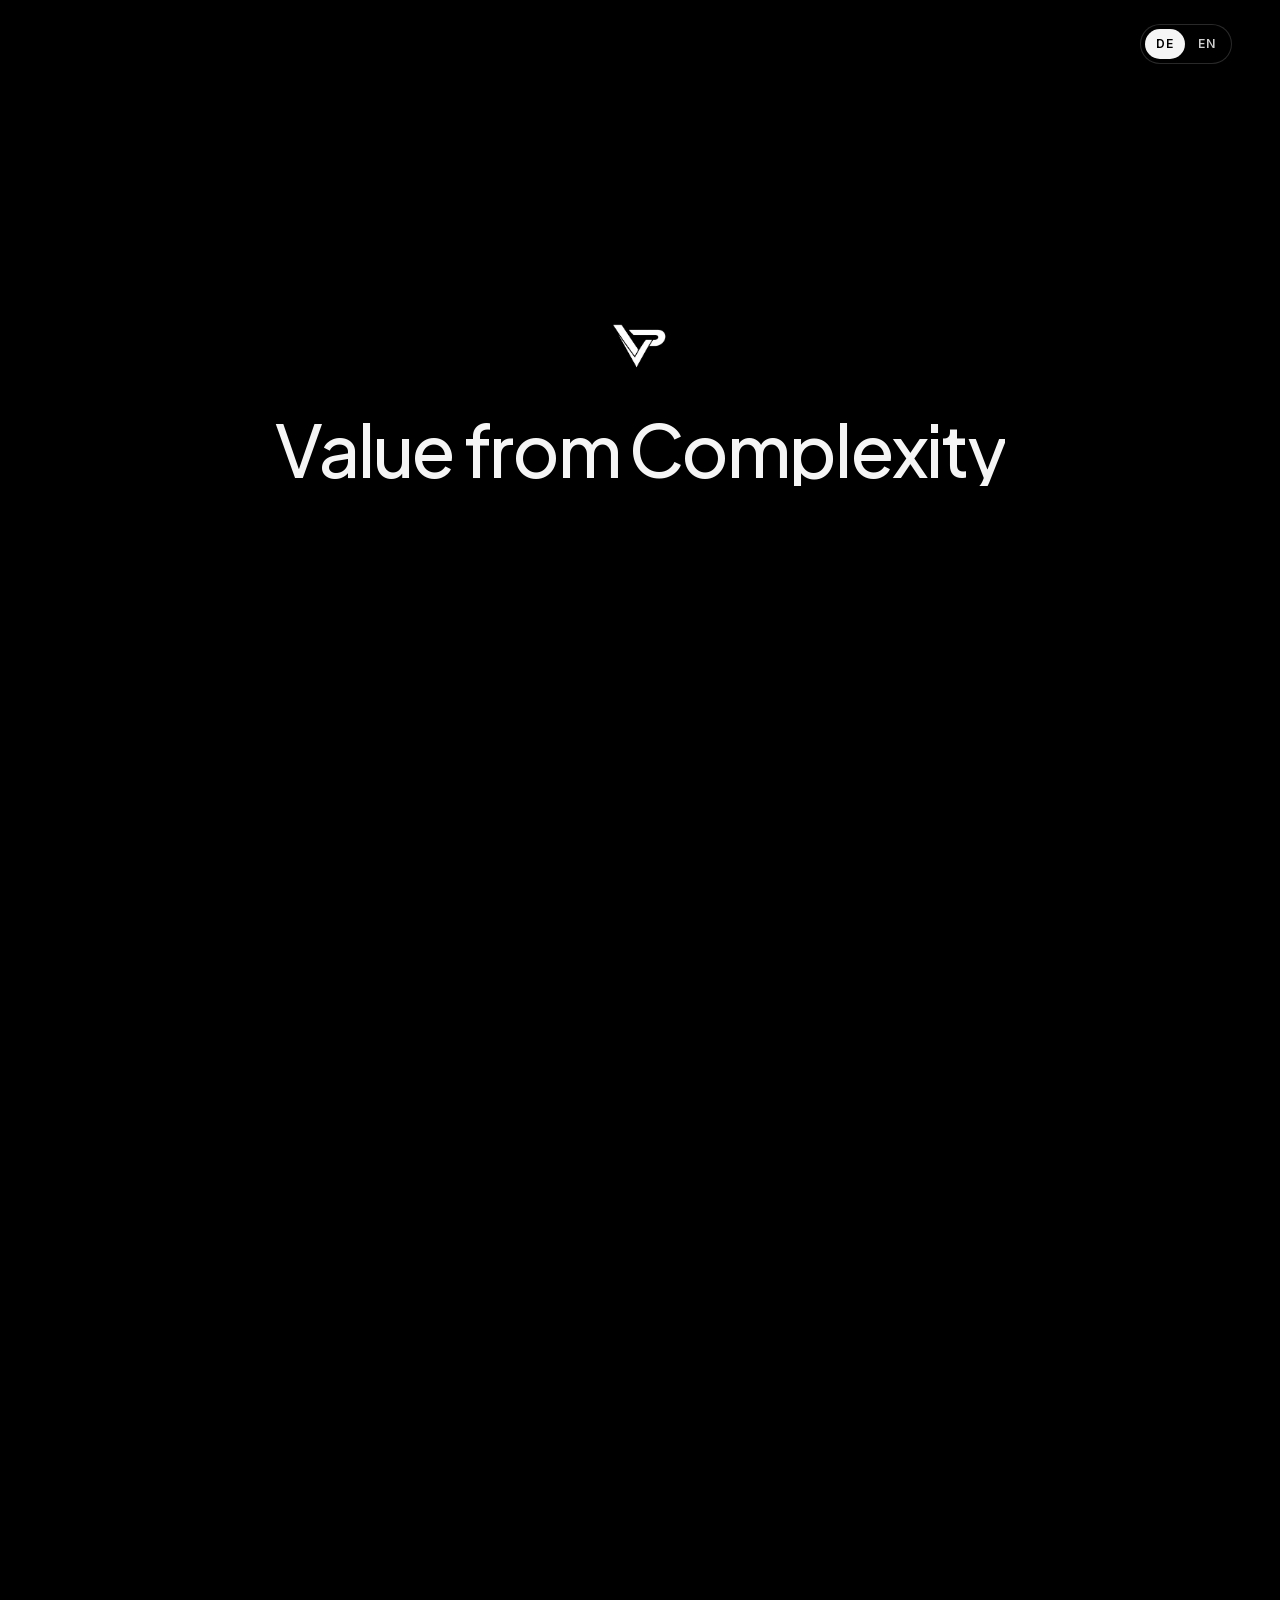
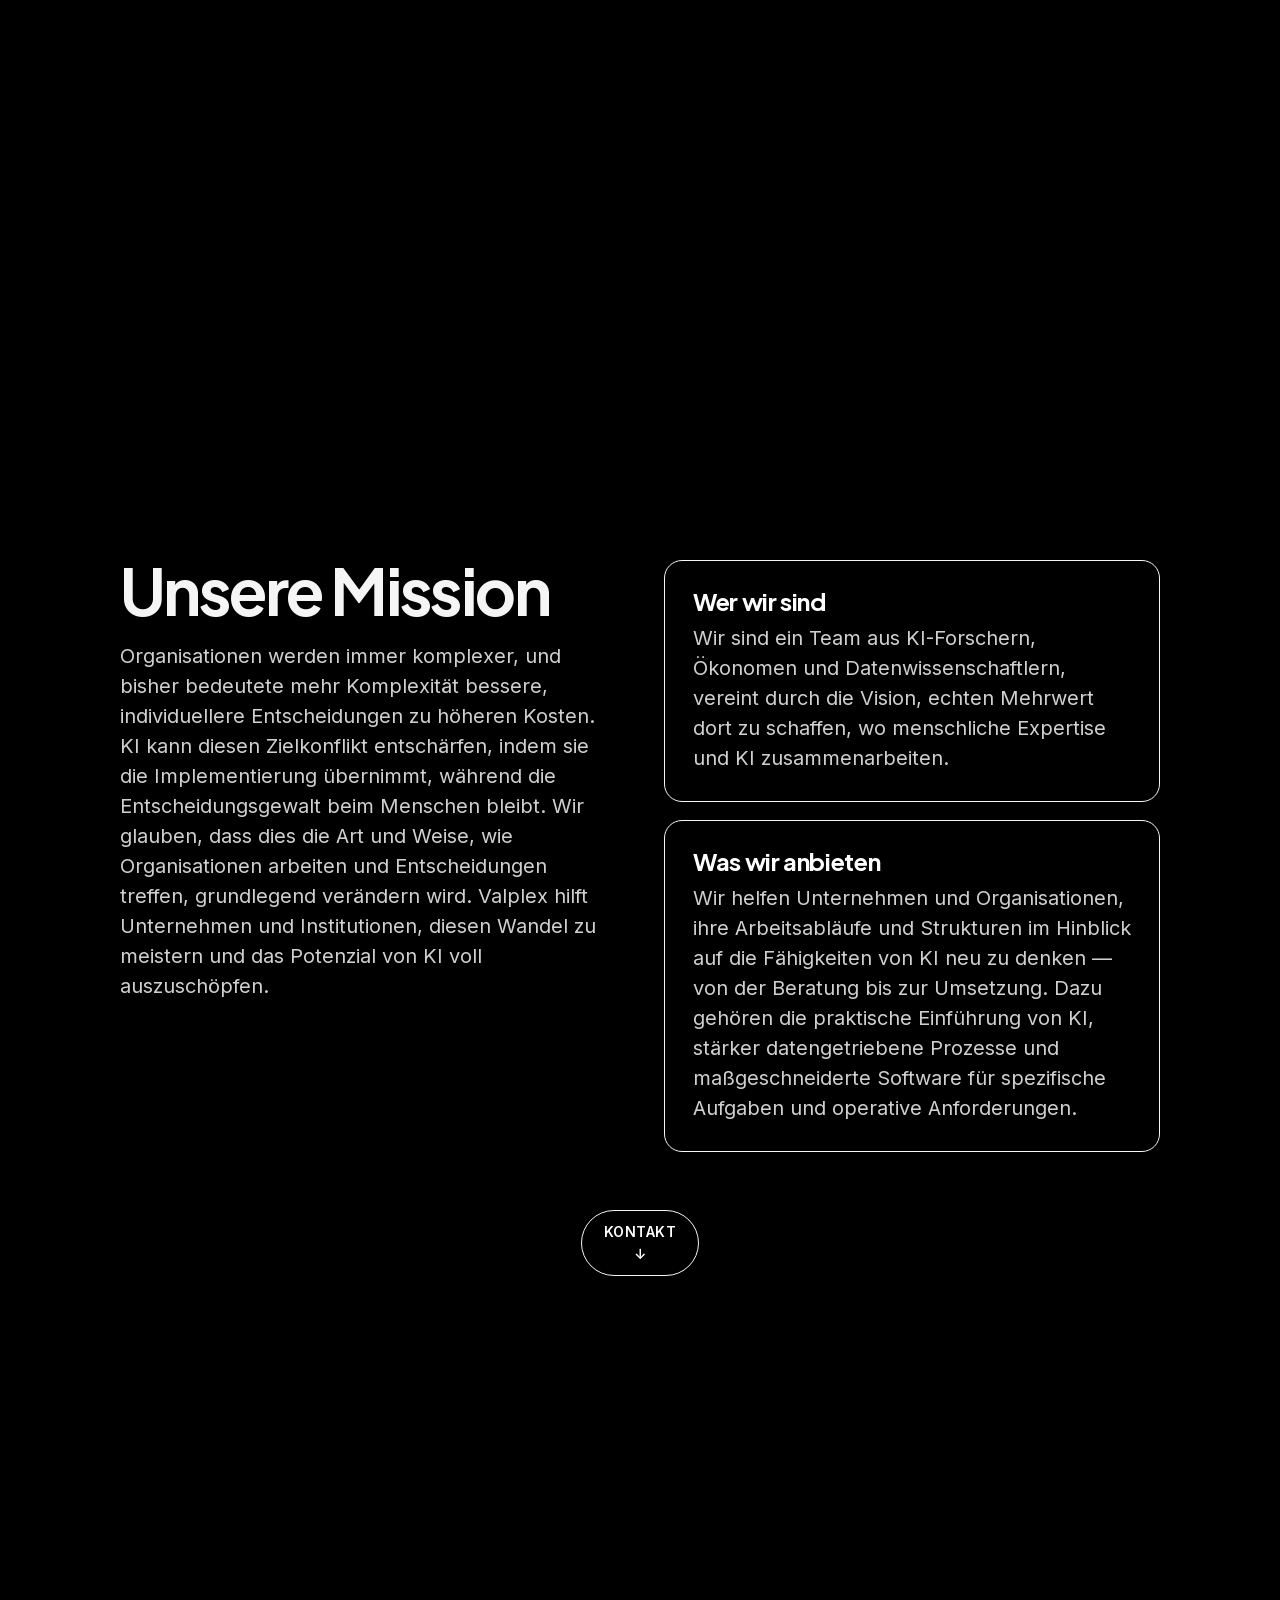
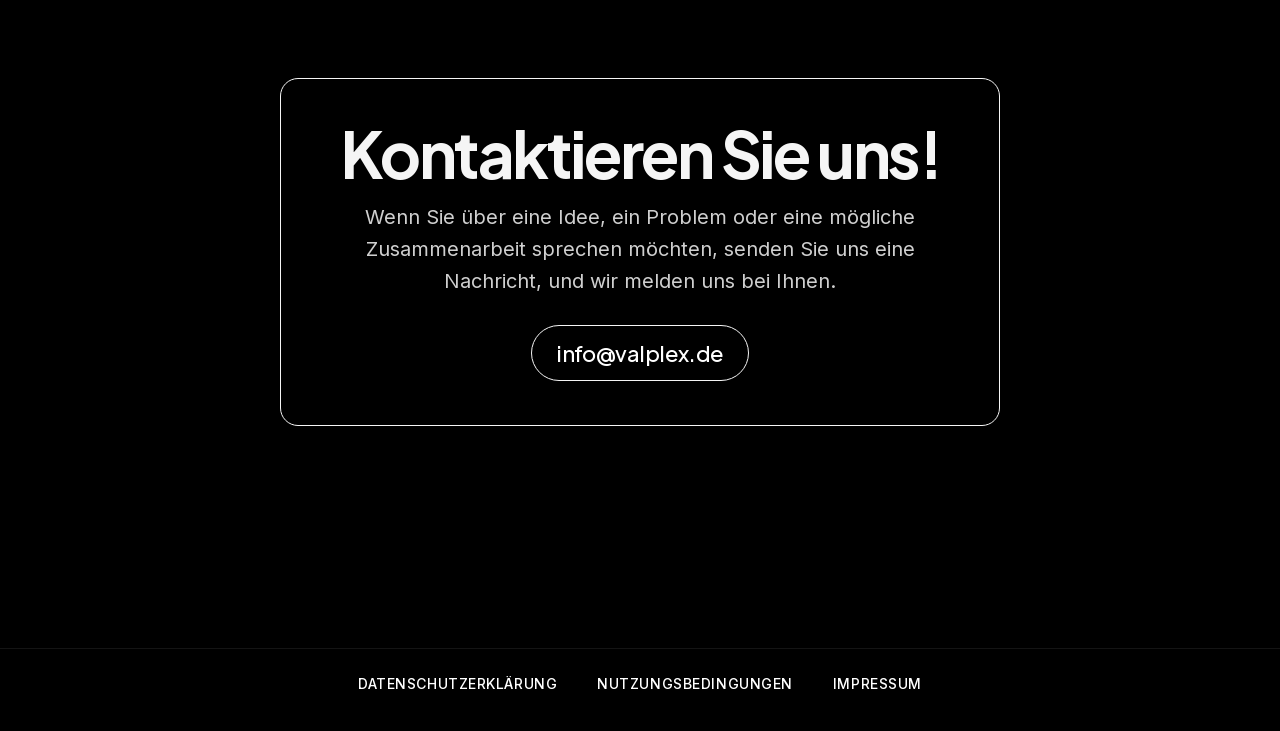
<file: index.html>
<!DOCTYPE html>
<html lang="de">

<head>
    <meta charset="UTF-8" />
    <meta name="viewport" content="width=device-width, initial-scale=1.0" />
    <meta name="description" content="Valplex — Value from Complexity." />
    <link rel="icon" type="image/png" sizes="32x32" href="/favicon-32x32.png?v=2" />
    <link rel="icon" type="image/png" sizes="16x16" href="/favicon-16x16.png?v=2" />
    <link rel="shortcut icon" href="/favicon-32x32.png?v=2" />
    <link rel="apple-touch-icon" sizes="180x180" href="/apple-touch-icon.png?v=2" />
    <link rel="canonical" href="https://www.valplex.de/" />
    <link rel="alternate" hreflang="de" href="https://www.valplex.de/" />
    <link rel="alternate" hreflang="en" href="https://www.valplex.de/en/" />
    <link rel="alternate" hreflang="x-default" href="https://www.valplex.de/" />
    <meta property="og:title" content="Valplex" />
    <meta property="og:description" content="Valplex — Value from Complexity." />
    <meta property="og:type" content="website" />
    <meta property="og:url" content="https://www.valplex.de/" />
    <meta property="og:image" content="https://www.valplex.de/valplex-logo.png" />
    <meta property="og:image:alt" content="Valplex-Logo" />
    <meta property="og:site_name" content="Valplex" />
    <meta name="twitter:card" content="summary_large_image" />
    <meta name="twitter:title" content="Valplex" />
    <meta name="twitter:description" content="Valplex — Value from Complexity." />
    <meta name="twitter:image" content="https://www.valplex.de/valplex-logo.png" />
    <meta name="twitter:image:alt" content="Valplex-Logo" />
    <meta name="theme-color" content="#000000" />
    <title>Valplex</title>
    <script type="application/ld+json">
        {
            "@context": "https://schema.org",
            "@type": "Organization",
            "name": "Valplex",
            "url": "https://www.valplex.de/",
            "logo": "https://www.valplex.de/valplex-logo.png"
        }
    </script>
    <link rel="stylesheet" href="/fonts.css" />
    <link rel="stylesheet" href="/homepage.css" />
</head>

<body>
    <nav class="language-switcher" aria-label="Sprachauswahl">
        <span class="language-option" aria-current="page">DE</span>
        <a class="language-option" href="/en/" lang="en" hreflang="en">EN</a>
    </nav>
    <header class="site-header" aria-label="Hauptnavigation">
        <div class="site-header-inner">
            <a class="site-header-brand" href="#top" aria-label="Zum Seitenanfang">
                <img src="/valplex-logo.png" class="site-header-logo" alt="" width="78" height="78" decoding="async" />
                <span>Valplex</span>
            </a>
        </div>
    </header>
    <main class="scroll-stage" aria-label="Valplex-Website">
        <section class="hero-stage" id="top" aria-label="Valplex-Einstiegsbereich">
            <section class="hero" aria-label="Einstiegsinhalt">
                <div class="hero-content">
                    <img src="/valplex-logo.png" class="logo" alt="Valplex-Logo" width="140" height="140" decoding="async" />
                    <div class="headline-wrap">
                        <h1 aria-label="Value from Complexity geht in Valplex über">
                            <span class="headline-full">Value from Complexity</span>
                        </h1>
                        <div class="hero-wordmark" aria-hidden="true">Valplex</div>
                    </div>
                </div>
            </section>
        </section>
        <section class="second-page" aria-label="Über Valplex">
            <div class="second-page-content">
                <div class="second-page-intro">
                    <h2>Unsere Mission</h2>
                    <p>Organisationen werden immer komplexer, und bisher bedeutete mehr Komplexität bessere, individuellere Entscheidungen zu höheren Kosten. KI kann diesen Zielkonflikt entschärfen, indem sie die Implementierung übernimmt, während die Entscheidungsgewalt beim Menschen bleibt. Wir glauben, dass dies die Art und Weise, wie Organisationen arbeiten und Entscheidungen treffen, grundlegend verändern wird. Valplex hilft Unternehmen und Institutionen, diesen Wandel zu meistern und das Potenzial von KI voll auszuschöpfen.</p>
                </div>
                <div class="second-page-grid">
                    <article class="second-page-card">
                        <h3>Wer wir sind</h3>
                        <p>Wir sind ein Team aus KI-Forschern, Ökonomen und Datenwissenschaftlern, vereint durch die Vision, echten Mehrwert dort zu schaffen, wo menschliche Expertise und KI zusammenarbeiten.</p>
                    </article>
                    <article class="second-page-card">
                        <h3>Was wir anbieten</h3>
                        <p>Wir helfen Unternehmen und Organisationen, ihre Arbeitsabläufe und Strukturen im Hinblick auf die Fähigkeiten von KI neu zu denken — von der Beratung bis zur Umsetzung. Dazu gehören die praktische Einführung von KI, stärker datengetriebene Prozesse und maßgeschneiderte Software für spezifische Aufgaben und operative Anforderungen.</p>
                    </article>
                </div>
                <a class="section-jump" href="#contact">
                    Kontakt
                    <span aria-hidden="true">&darr;</span>
                </a>
            </div>
        </section>
        <section class="third-page" id="contact" aria-label="Kontakt zu Valplex">
            <div class="third-page-card">
                <h2>Kontaktieren Sie uns!</h2>
                <p>Wenn Sie über eine Idee, ein Problem oder eine mögliche Zusammenarbeit sprechen möchten, senden Sie uns eine Nachricht, und wir melden uns bei Ihnen.</p>
                <a class="contact-link" href="mailto:info@valplex.de?subject=Valplex%20Anfrage" aria-label="E-Mail an Valplex unter info@valplex.de">info@valplex.de</a>
            </div>
        </section>
    </main>
    <footer class="site-footer" aria-label="Rechtliche Links">
        <nav class="footer-nav">
            <a class="footer-link" href="/datenschutz/">Datenschutzerklärung</a>
            <a class="footer-link" href="/nutzungsbedingungen/">Nutzungsbedingungen</a>
            <a class="footer-link" href="/impressum/">Impressum</a>
        </nav>
    </footer>
    <script src="/homepage.js"></script>
</body>

</html>
</file>
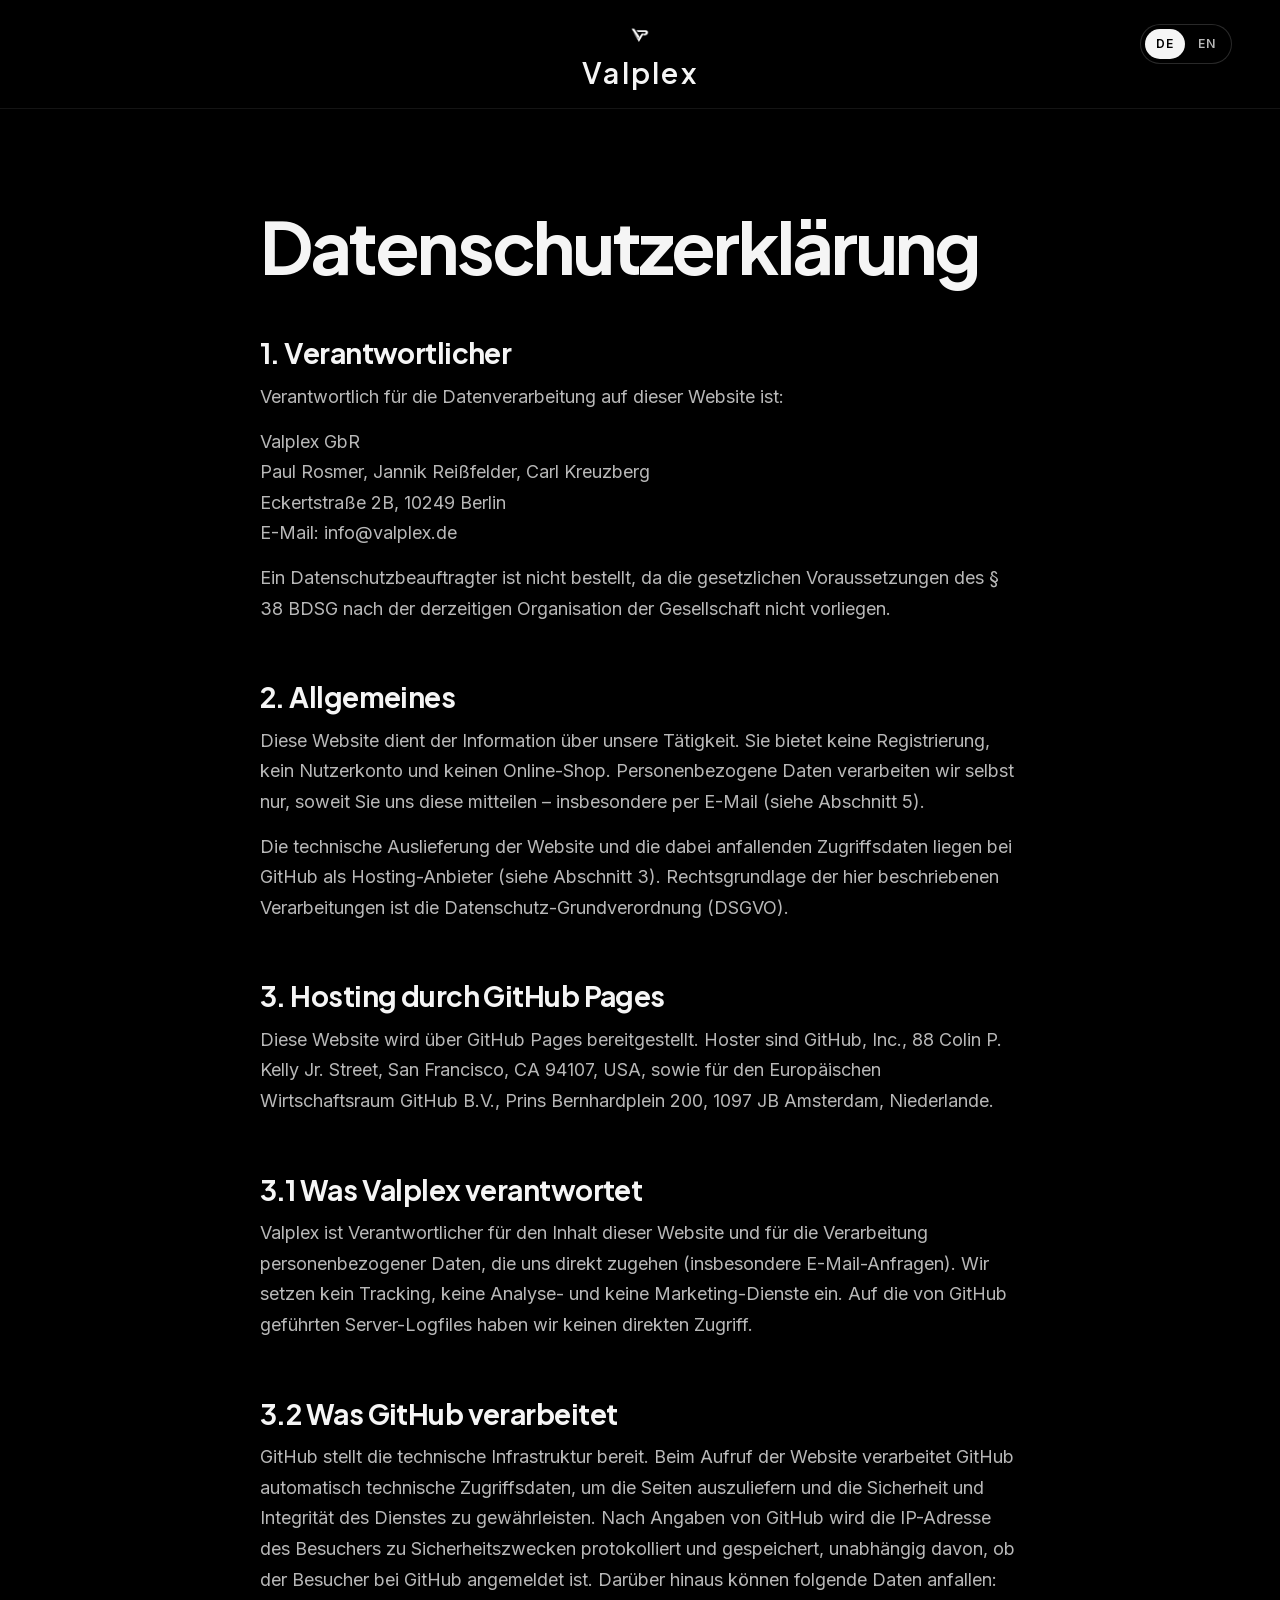
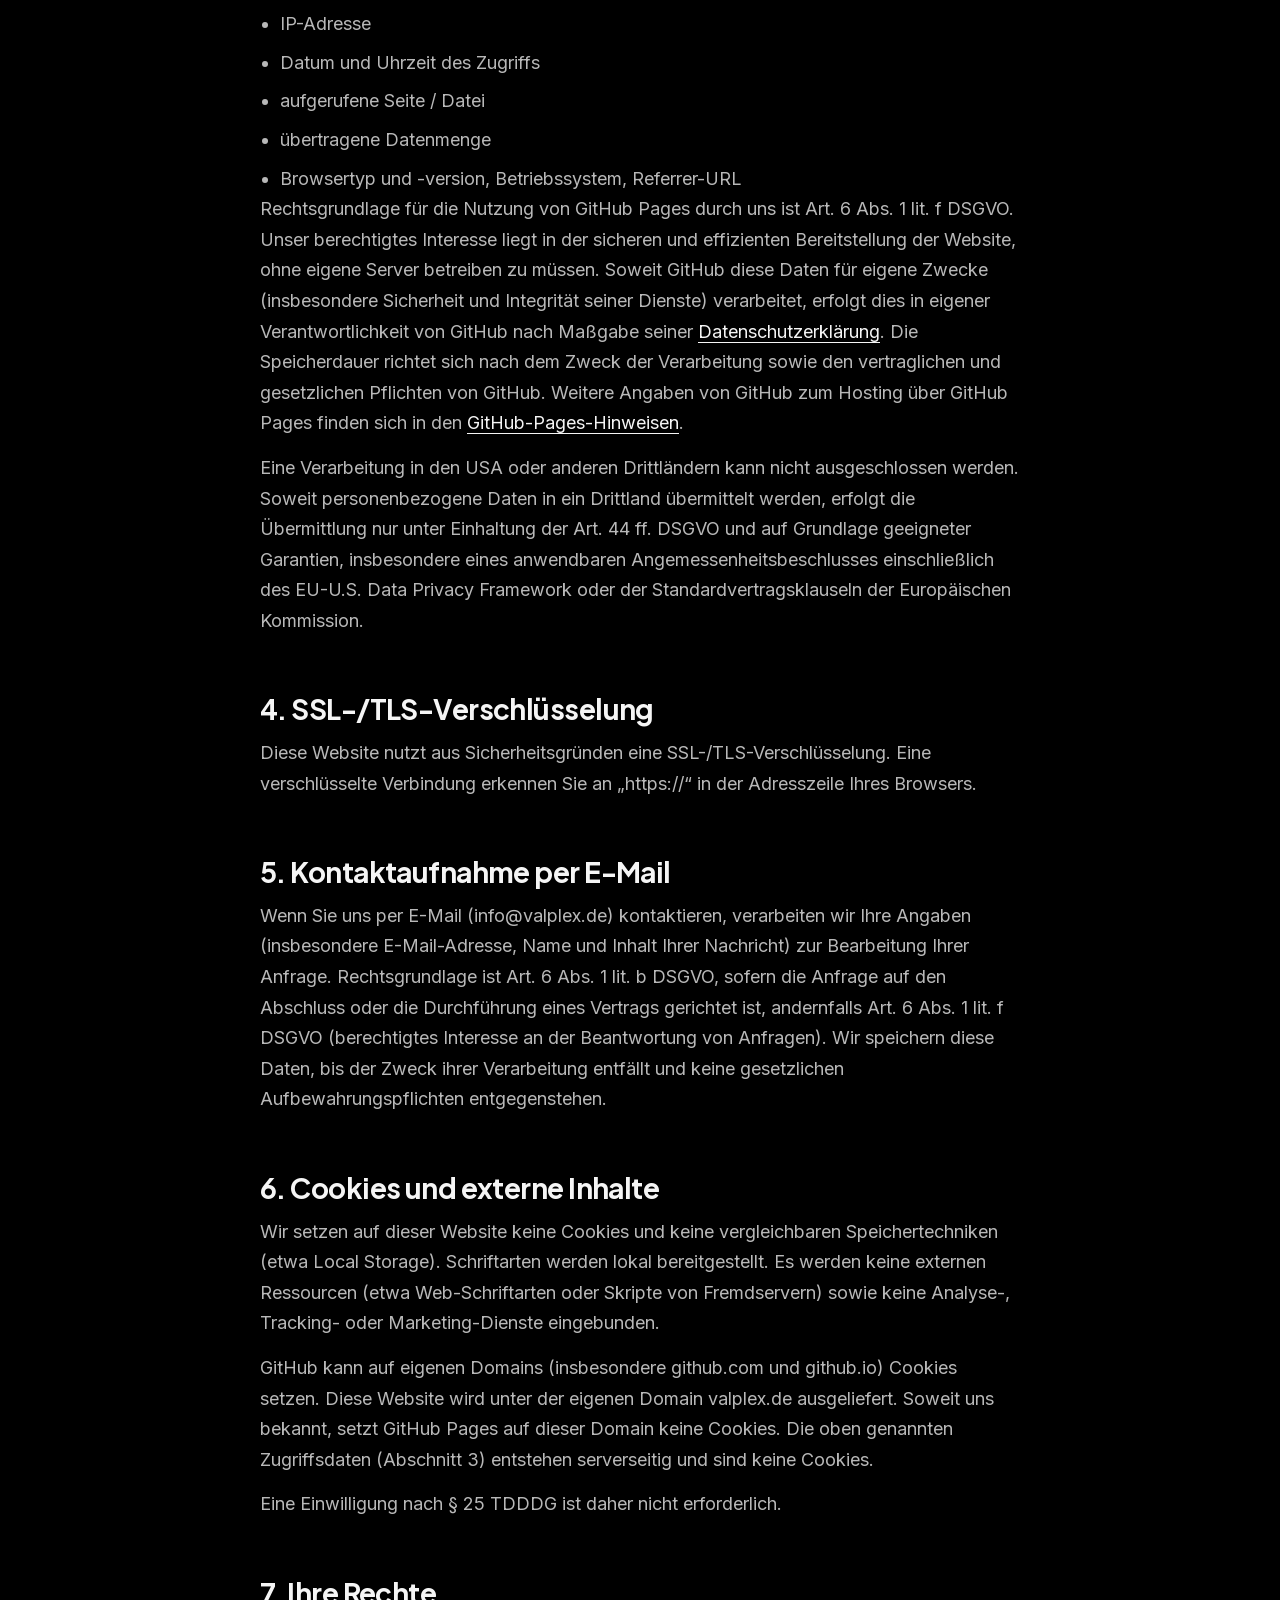
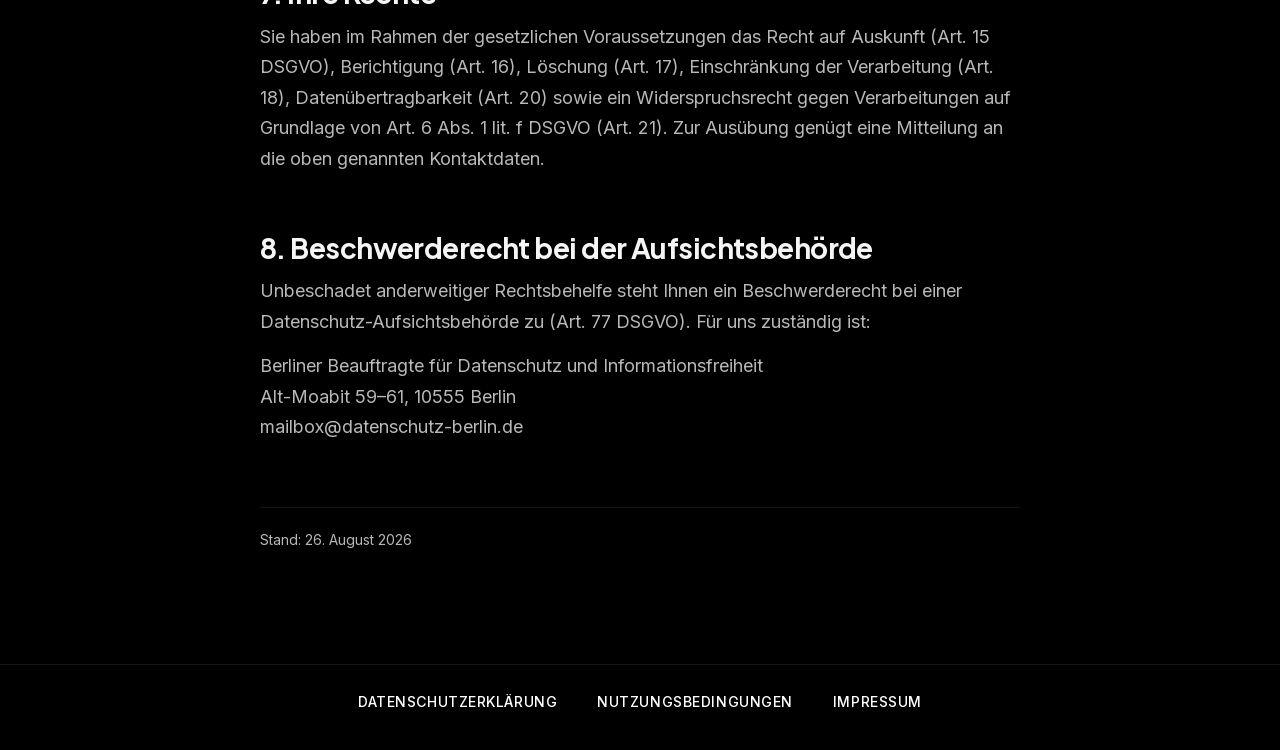
<file: datenschutz/index.html>
<!DOCTYPE html>
<html lang="de">
<head>
    <meta charset="UTF-8" />
    <meta name="viewport" content="width=device-width, initial-scale=1.0" />
    <meta name="description" content="Datenschutzerklärung für die Valplex-Website." />
    <link rel="icon" type="image/png" sizes="32x32" href="/favicon-32x32.png?v=2" />
    <link rel="icon" type="image/png" sizes="16x16" href="/favicon-16x16.png?v=2" />
    <link rel="shortcut icon" href="/favicon-32x32.png?v=2" />
    <link rel="apple-touch-icon" sizes="180x180" href="/apple-touch-icon.png?v=2" />
    <link rel="canonical" href="https://www.valplex.de/datenschutz/" />
    <link rel="alternate" hreflang="de" href="https://www.valplex.de/datenschutz/" />
    <link rel="alternate" hreflang="en" href="https://www.valplex.de/en/privacy-policy/" />
    <meta name="theme-color" content="#000000" />
    <title>Datenschutzerklärung – Valplex GbR</title>
    <link rel="stylesheet" href="/fonts.css" />
    <link rel="stylesheet" href="/legal-pages.css" />
</head>
<body>
    <nav class="language-switcher" aria-label="Sprachauswahl">
        <span class="language-option" aria-current="page">DE</span>
        <a class="language-option" href="/en/privacy-policy/" lang="en" hreflang="en">EN</a>
    </nav>
    <header class="site-header" aria-label="Hauptnavigation">
        <div class="site-header-inner">
            <a class="site-header-brand" href="/" aria-label="Zur Startseite">
                <img src="/valplex-logo.png" class="site-header-logo" alt="" width="78" height="78" decoding="async" />
                <span>Valplex</span>
            </a>
        </div>
    </header>
    <main class="page">
        <article class="legal-copy" aria-labelledby="page-title">
            <h1 id="page-title">Datenschutzerklärung</h1>

            <h2>1. Verantwortlicher</h2>
            <p>Verantwortlich für die Datenverarbeitung auf dieser Website ist:</p>
            <p>Valplex GbR<br>
            Paul Rosmer, Jannik Reißfelder, Carl Kreuzberg<br>
            Eckertstraße 2B, 10249 Berlin<br>
            E-Mail: info@valplex.de</p>
            <p>Ein Datenschutzbeauftragter ist nicht bestellt, da die gesetzlichen Voraussetzungen des
            § 38 BDSG nach der derzeitigen Organisation der Gesellschaft nicht vorliegen.</p>

            <h2>2. Allgemeines</h2>
            <p>Diese Website dient der Information über unsere Tätigkeit. Sie bietet keine Registrierung,
            kein Nutzerkonto und keinen Online-Shop. Personenbezogene Daten verarbeiten wir selbst nur,
            soweit Sie uns diese mitteilen – insbesondere per E-Mail (siehe Abschnitt 5).</p>
            <p>Die technische Auslieferung der Website und die dabei anfallenden Zugriffsdaten liegen bei
            GitHub als Hosting-Anbieter (siehe Abschnitt 3). Rechtsgrundlage der hier beschriebenen
            Verarbeitungen ist die Datenschutz-Grundverordnung (DSGVO).</p>

            <h2>3. Hosting durch GitHub Pages</h2>
            <p>Diese Website wird über GitHub Pages bereitgestellt. Hoster sind GitHub, Inc., 88 Colin P.
            Kelly Jr. Street, San Francisco, CA 94107, USA, sowie für den Europäischen Wirtschaftsraum
            GitHub B.V., Prins Bernhardplein 200, 1097 JB Amsterdam, Niederlande.</p>

            <h2>3.1 Was Valplex verantwortet</h2>
            <p>Valplex ist Verantwortlicher für den Inhalt dieser Website und für die Verarbeitung
            personenbezogener Daten, die uns direkt zugehen (insbesondere E-Mail-Anfragen). Wir setzen
            kein Tracking, keine Analyse- und keine Marketing-Dienste ein. Auf die von GitHub
            geführten Server-Logfiles haben wir keinen direkten Zugriff.</p>

            <h2>3.2 Was GitHub verarbeitet</h2>
            <p>GitHub stellt die technische Infrastruktur bereit. Beim Aufruf der Website verarbeitet
            GitHub automatisch technische Zugriffsdaten, um die Seiten auszuliefern und die Sicherheit
            und Integrität des Dienstes zu gewährleisten. Nach Angaben von GitHub wird die IP-Adresse
            des Besuchers zu Sicherheitszwecken protokolliert und gespeichert, unabhängig davon, ob der
            Besucher bei GitHub angemeldet ist. Darüber hinaus können folgende Daten anfallen:</p>
            <ul>
              <li>IP-Adresse</li>
              <li>Datum und Uhrzeit des Zugriffs</li>
              <li>aufgerufene Seite / Datei</li>
              <li>übertragene Datenmenge</li>
              <li>Browsertyp und -version, Betriebssystem, Referrer-URL</li>
            </ul>
            <p>Rechtsgrundlage für die Nutzung von GitHub Pages durch uns ist Art. 6 Abs. 1 lit. f DSGVO.
            Unser berechtigtes Interesse liegt in der sicheren und effizienten Bereitstellung der
            Website, ohne eigene Server betreiben zu müssen. Soweit GitHub diese Daten für eigene Zwecke
            (insbesondere Sicherheit und Integrität seiner Dienste) verarbeitet, erfolgt dies in eigener
            Verantwortlichkeit von GitHub nach Maßgabe seiner
            <a href="https://docs.github.com/en/site-policy/privacy-policies/github-general-privacy-statement">Datenschutzerklärung</a>.
            Die Speicherdauer richtet sich nach dem Zweck der Verarbeitung sowie den vertraglichen und
            gesetzlichen Pflichten von GitHub. Weitere Angaben von GitHub zum Hosting über GitHub Pages
            finden sich in den
            <a href="https://docs.github.com/en/pages/getting-started-with-github-pages/what-is-github-pages">GitHub-Pages-Hinweisen</a>.</p>
            <p>Eine Verarbeitung in den USA oder anderen Drittländern kann nicht ausgeschlossen werden.
            Soweit personenbezogene Daten in ein Drittland übermittelt werden, erfolgt die Übermittlung
            nur unter Einhaltung der Art. 44 ff. DSGVO und auf Grundlage geeigneter Garantien,
            insbesondere eines anwendbaren Angemessenheitsbeschlusses einschließlich des EU-U.S. Data
            Privacy Framework oder der Standardvertragsklauseln der Europäischen Kommission.</p>

            <h2>4. SSL-/TLS-Verschlüsselung</h2>
            <p>Diese Website nutzt aus Sicherheitsgründen eine SSL-/TLS-Verschlüsselung. Eine
            verschlüsselte Verbindung erkennen Sie an „https://“ in der Adresszeile Ihres Browsers.</p>

            <h2>5. Kontaktaufnahme per E-Mail</h2>
            <p>Wenn Sie uns per E-Mail (info@valplex.de) kontaktieren, verarbeiten wir Ihre Angaben
            (insbesondere E-Mail-Adresse, Name und Inhalt Ihrer Nachricht) zur Bearbeitung Ihrer
            Anfrage. Rechtsgrundlage ist Art. 6 Abs. 1 lit. b DSGVO, sofern die Anfrage auf den
            Abschluss oder die Durchführung eines Vertrags gerichtet ist, andernfalls Art. 6 Abs. 1
            lit. f DSGVO (berechtigtes Interesse an der Beantwortung von Anfragen). Wir speichern
            diese Daten, bis der Zweck ihrer Verarbeitung entfällt und keine gesetzlichen
            Aufbewahrungspflichten entgegenstehen.</p>

            <h2>6. Cookies und externe Inhalte</h2>
            <p>Wir setzen auf dieser Website keine Cookies und keine vergleichbaren Speichertechniken
            (etwa Local Storage). Schriftarten werden lokal bereitgestellt. Es werden keine externen
            Ressourcen (etwa Web-Schriftarten oder Skripte von Fremdservern) sowie keine Analyse-,
            Tracking- oder Marketing-Dienste eingebunden.</p>
            <p>GitHub kann auf eigenen Domains (insbesondere github.com und github.io) Cookies setzen.
            Diese Website wird unter der eigenen Domain valplex.de ausgeliefert. Soweit uns bekannt,
            setzt GitHub Pages auf dieser Domain keine Cookies. Die oben genannten Zugriffsdaten
            (Abschnitt 3) entstehen serverseitig und sind keine Cookies.</p>
            <p>Eine Einwilligung nach § 25 TDDDG ist daher nicht erforderlich.</p>

            <h2>7. Ihre Rechte</h2>
            <p>Sie haben im Rahmen der gesetzlichen Voraussetzungen das Recht auf Auskunft (Art. 15
            DSGVO), Berichtigung (Art. 16), Löschung (Art. 17), Einschränkung der Verarbeitung
            (Art. 18), Datenübertragbarkeit (Art. 20) sowie ein Widerspruchsrecht gegen Verarbeitungen
            auf Grundlage von Art. 6 Abs. 1 lit. f DSGVO (Art. 21). Zur Ausübung genügt eine
            Mitteilung an die oben genannten Kontaktdaten.</p>

            <h2>8. Beschwerderecht bei der Aufsichtsbehörde</h2>
            <p>Unbeschadet anderweitiger Rechtsbehelfe steht Ihnen ein Beschwerderecht bei einer
            Datenschutz-Aufsichtsbehörde zu (Art. 77 DSGVO). Für uns zuständig ist:</p>
            <p>Berliner Beauftragte für Datenschutz und Informationsfreiheit<br>
            Alt-Moabit 59–61, 10555 Berlin<br>
            mailbox@datenschutz-berlin.de</p>

            <footer class="legal-meta">
                <p>Stand: 26. August 2026</p>
            </footer>
        </article>
    </main>
    <footer class="site-footer" aria-label="Rechtliche Links">
        <nav class="footer-nav">
            <a class="footer-link" href="/datenschutz/">Datenschutzerklärung</a>
            <a class="footer-link" href="/nutzungsbedingungen/">Nutzungsbedingungen</a>
            <a class="footer-link" href="/impressum/">Impressum</a>
        </nav>
    </footer>
</body>
</html>
</file>
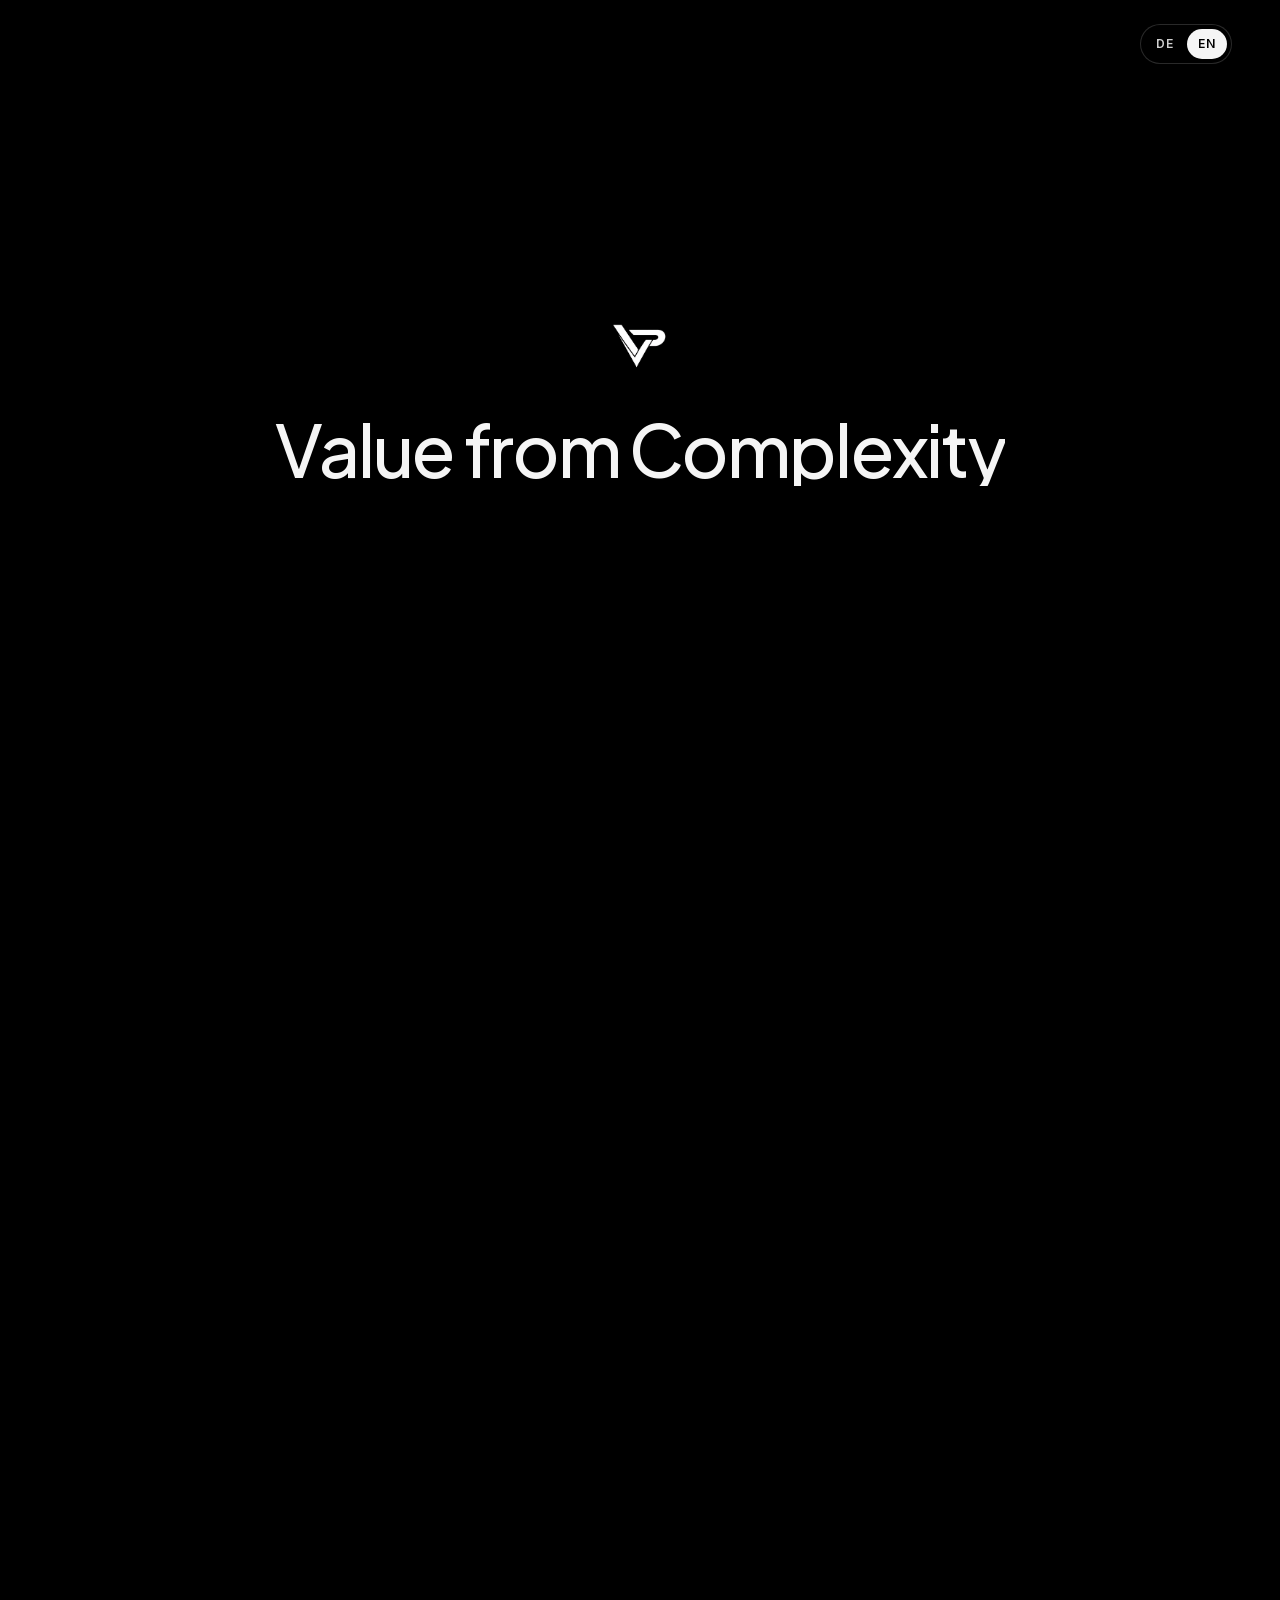
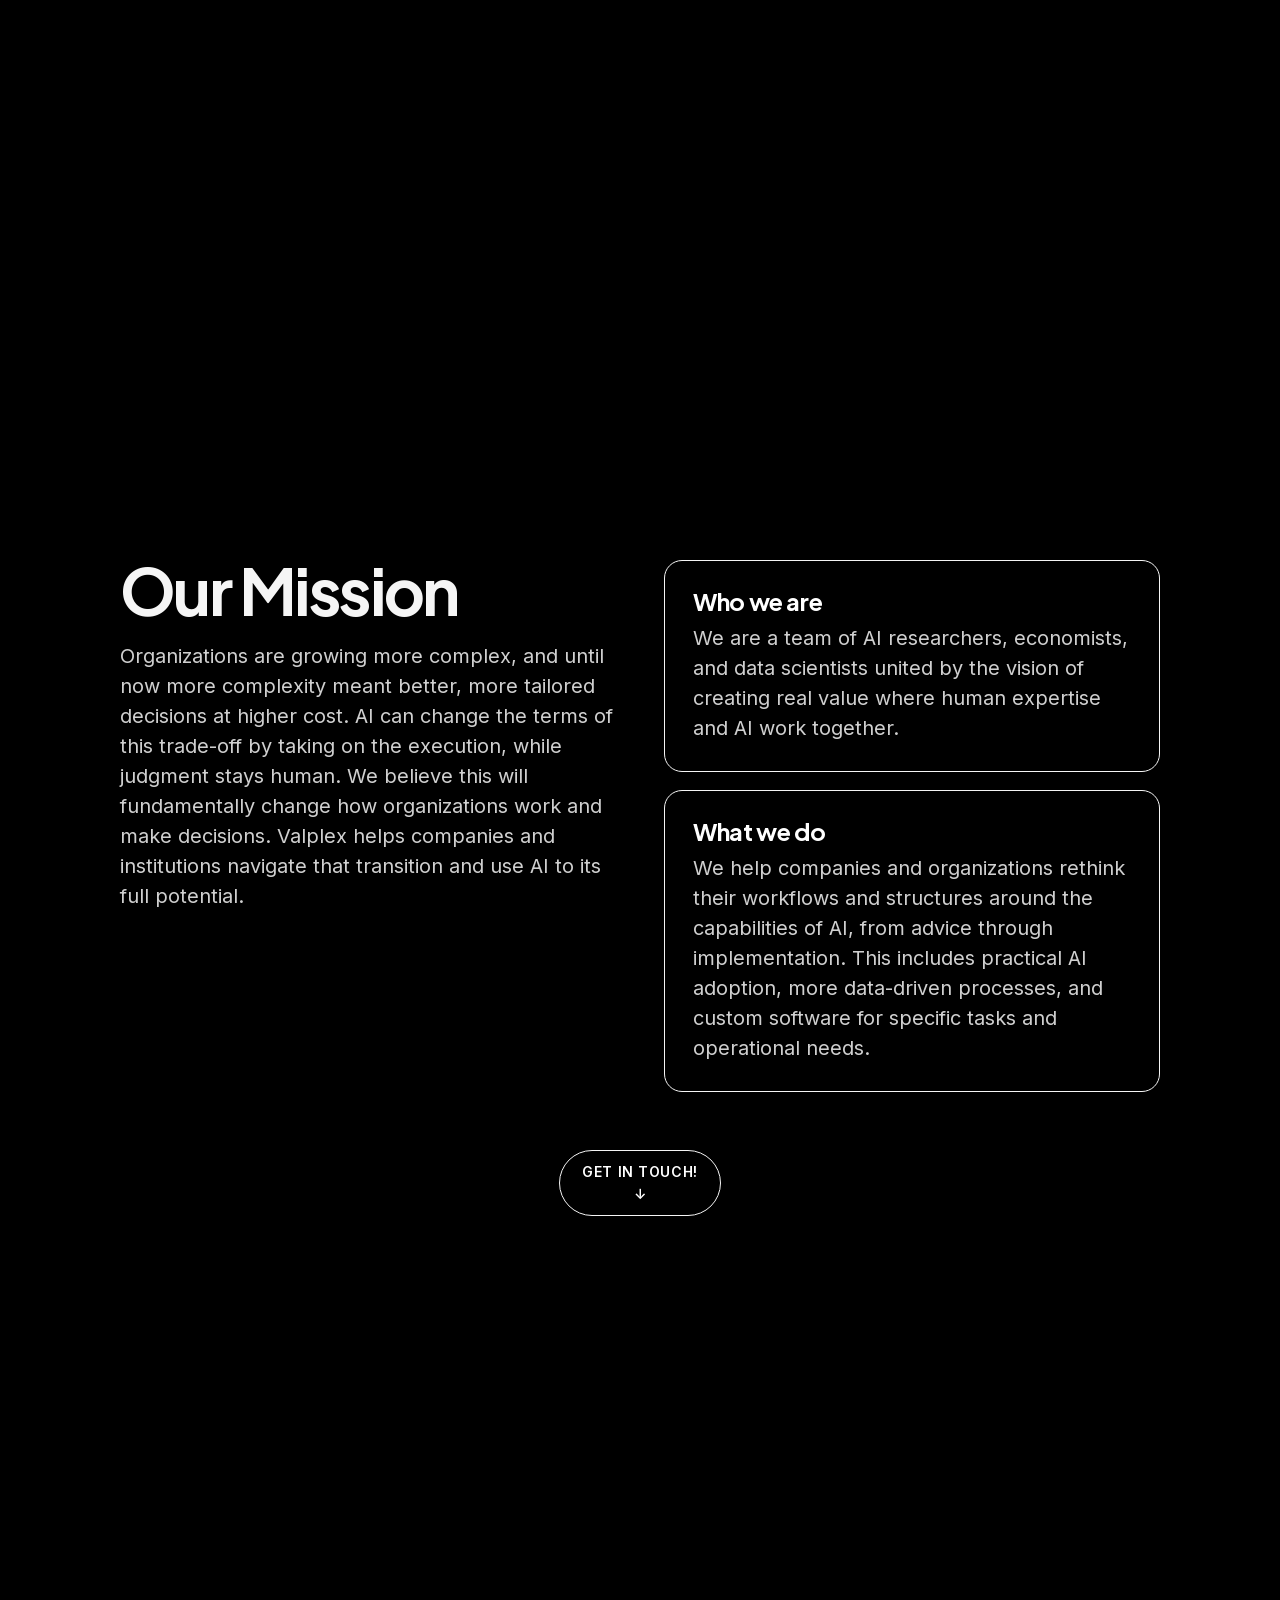
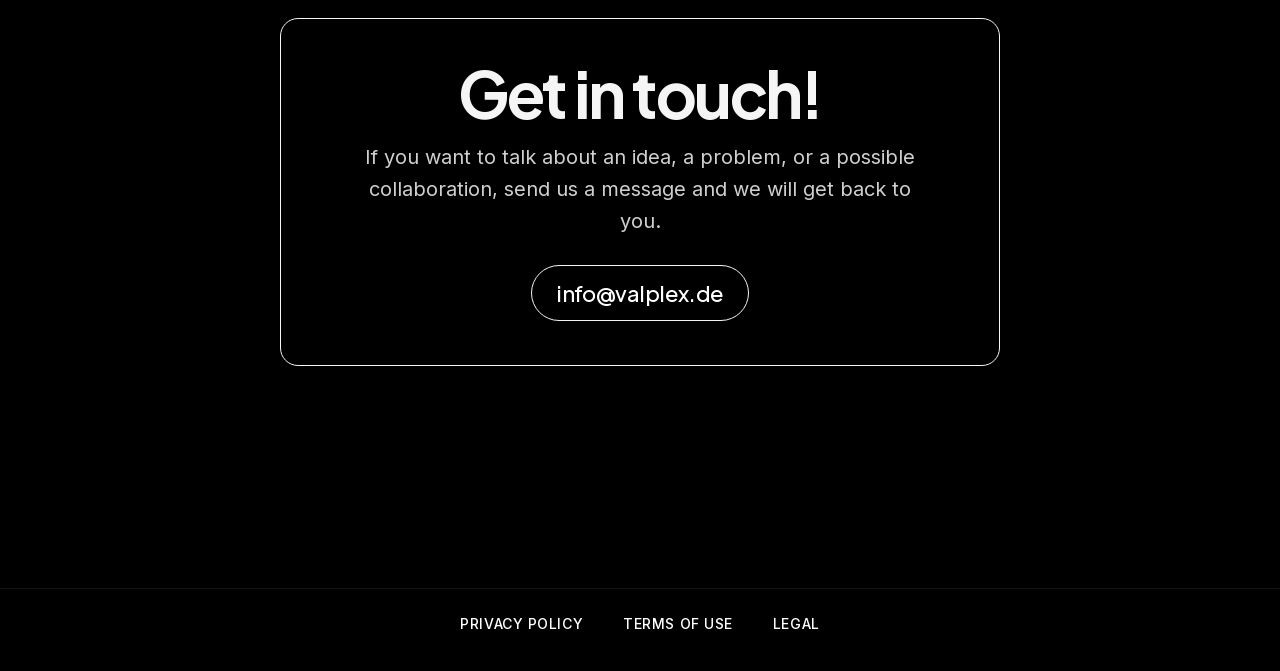
<file: en/index.html>
<!DOCTYPE html>
<html lang="en">

<head>
    <meta charset="UTF-8" />
    <meta name="viewport" content="width=device-width, initial-scale=1.0" />
    <meta name="description" content="Valplex — Value from Complexity." />
    <link rel="icon" type="image/png" sizes="32x32" href="/favicon-32x32.png?v=2" />
    <link rel="icon" type="image/png" sizes="16x16" href="/favicon-16x16.png?v=2" />
    <link rel="shortcut icon" href="/favicon-32x32.png?v=2" />
    <link rel="apple-touch-icon" sizes="180x180" href="/apple-touch-icon.png?v=2" />
    <link rel="canonical" href="https://www.valplex.de/en/" />
    <link rel="alternate" hreflang="de" href="https://www.valplex.de/" />
    <link rel="alternate" hreflang="en" href="https://www.valplex.de/en/" />
    <link rel="alternate" hreflang="x-default" href="https://www.valplex.de/" />
    <meta property="og:title" content="Valplex" />
    <meta property="og:description" content="Valplex — Value from Complexity." />
    <meta property="og:type" content="website" />
    <meta property="og:url" content="https://www.valplex.de/en/" />
    <meta property="og:image" content="https://www.valplex.de/valplex-logo.png" />
    <meta property="og:image:alt" content="Valplex logo" />
    <meta property="og:site_name" content="Valplex" />
    <meta name="twitter:card" content="summary_large_image" />
    <meta name="twitter:title" content="Valplex" />
    <meta name="twitter:description" content="Valplex — Value from Complexity." />
    <meta name="twitter:image" content="https://www.valplex.de/valplex-logo.png" />
    <meta name="twitter:image:alt" content="Valplex logo" />
    <meta name="theme-color" content="#000000" />
    <title>Valplex</title>
    <script type="application/ld+json">
        {
            "@context": "https://schema.org",
            "@type": "Organization",
            "name": "Valplex",
            "url": "https://www.valplex.de/",
            "logo": "https://www.valplex.de/valplex-logo.png"
        }
    </script>
    <link rel="stylesheet" href="/fonts.css" />
    <link rel="stylesheet" href="/homepage.css" />
</head>

<body>
    <nav class="language-switcher" aria-label="Language selection">
        <a class="language-option" href="/" lang="de" hreflang="de">DE</a>
        <span class="language-option" aria-current="page">EN</span>
    </nav>
    <header class="site-header" aria-label="Primary navigation">
        <div class="site-header-inner">
            <a class="site-header-brand" href="#top" aria-label="Back to top">
                <img src="/valplex-logo.png" class="site-header-logo" alt="" width="78" height="78" decoding="async" />
                <span>Valplex</span>
            </a>
        </div>
    </header>
    <main class="scroll-stage" aria-label="Valplex website">
        <section class="hero-stage" id="top" aria-label="Valplex hero section">
            <section class="hero" aria-label="Hero content">
                <div class="hero-content">
                    <img src="/valplex-logo.png" class="logo" alt="Valplex logo" width="140" height="140" decoding="async" />
                    <div class="headline-wrap">
                        <h1 aria-label="Value from Complexity collapses to Valplex">
                            <span class="headline-full">Value from Complexity</span>
                        </h1>
                        <div class="hero-wordmark" aria-hidden="true">Valplex</div>
                    </div>
                </div>
            </section>
        </section>
        <section class="second-page" aria-label="About Valplex">
            <div class="second-page-content">
                <div class="second-page-intro">
                    <h2>Our Mission</h2>
                    <p>Organizations are growing more complex, and until now more complexity meant better, more tailored decisions at higher cost. AI can change the terms of this trade-off by taking on the execution, while judgment stays human. We believe this will fundamentally change how organizations work and make decisions. Valplex helps companies and institutions navigate that transition and use AI to its full potential.</p>
                </div>
                <div class="second-page-grid">
                    <article class="second-page-card">
                        <h3>Who we are</h3>
                        <p>We are a team of AI researchers, economists, and data scientists united by the vision of creating real value where human expertise and AI work together.</p>
                    </article>
                    <article class="second-page-card">
                        <h3>What we do</h3>
                        <p>We help companies and organizations rethink their workflows and structures around the capabilities of AI, from advice through implementation. This includes practical AI adoption, more data-driven processes, and custom software for specific tasks and operational needs.</p>
                    </article>
                </div>
                <a class="section-jump" href="#contact">
                    Get in touch!
                    <span aria-hidden="true">&darr;</span>
                </a>
            </div>
        </section>
        <section class="third-page" id="contact" aria-label="Contact Valplex">
            <div class="third-page-card">
                <h2>Get in touch!</h2>
                <p>If you want to talk about an idea, a problem, or a possible collaboration, send us a message and we will get back to you.</p>
                <a class="contact-link" href="mailto:info@valplex.de?subject=Valplex%20Inquiry" aria-label="Email Valplex at info@valplex.de">info@valplex.de</a>
            </div>
        </section>
    </main>
    <footer class="site-footer" aria-label="Legal links">
        <nav class="footer-nav">
            <a class="footer-link" href="/en/privacy-policy/">Privacy Policy</a>
            <a class="footer-link" href="/en/terms-of-use/">Terms of Use</a>
            <a class="footer-link" href="/en/legal/">Legal</a>
        </nav>
    </footer>
    <script src="/homepage.js"></script>
</body>

</html>
</file>
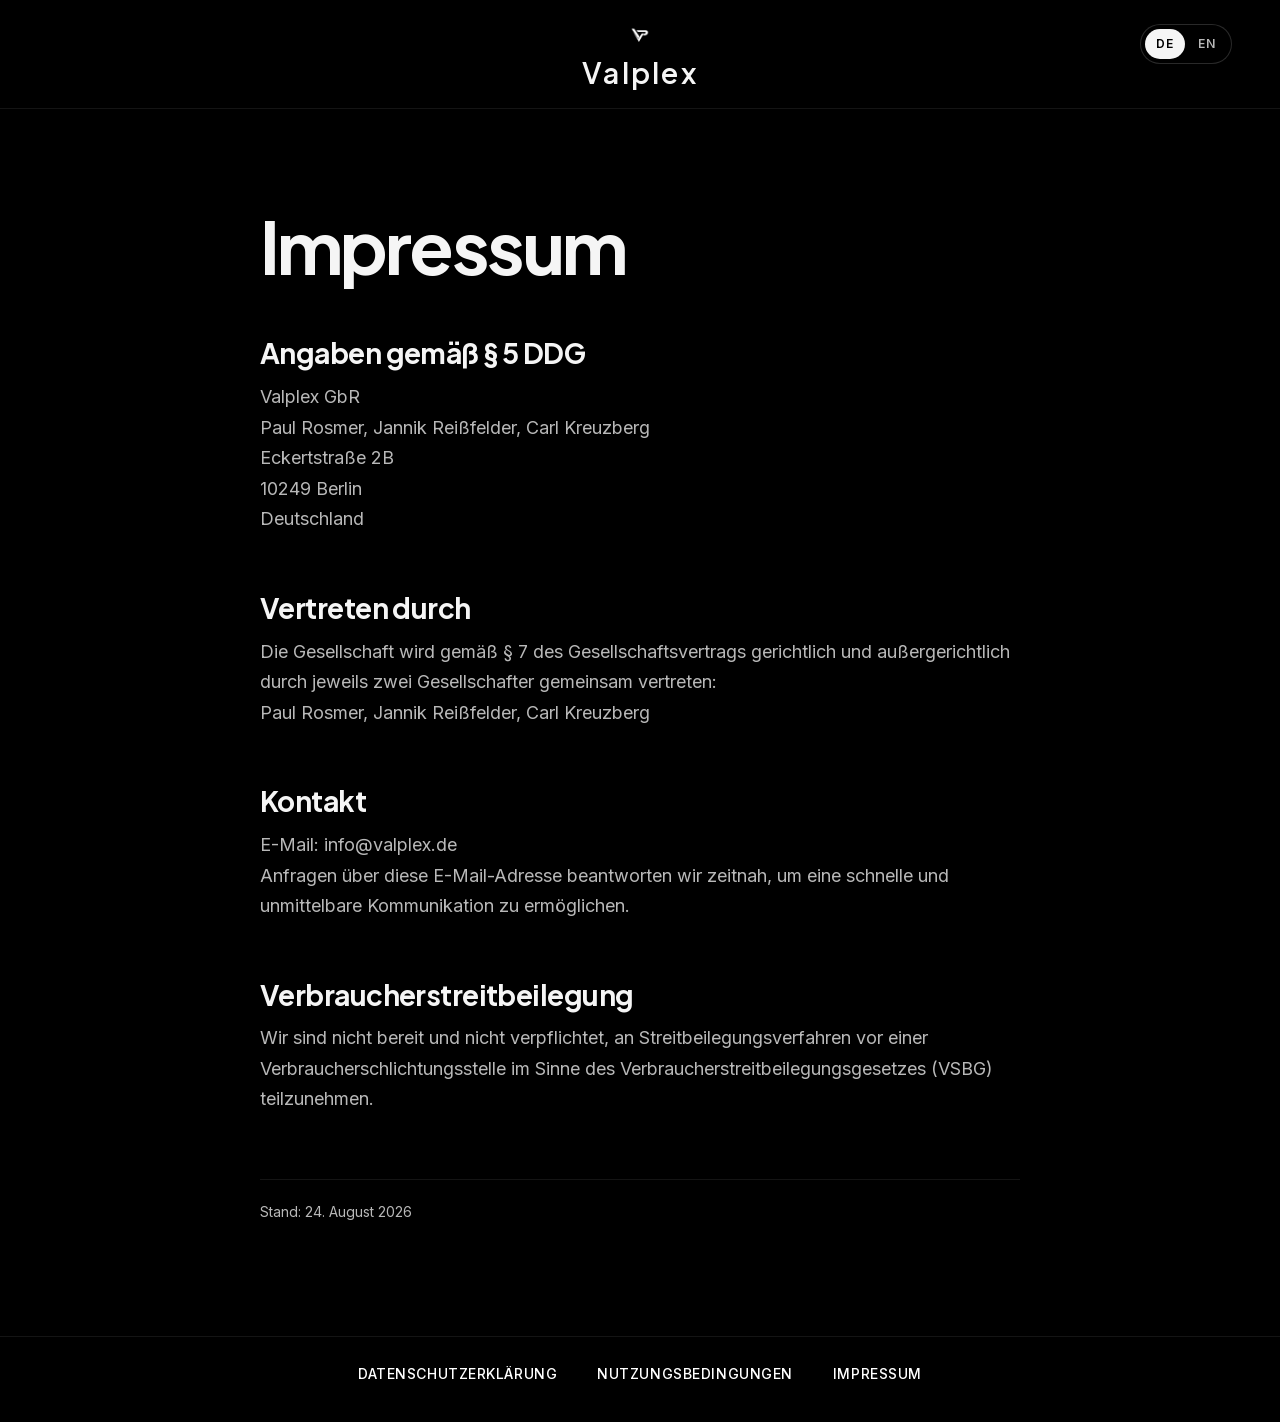
<file: impressum/index.html>
<!DOCTYPE html>
<html lang="de">
<head>
    <meta charset="UTF-8" />
    <meta name="viewport" content="width=device-width, initial-scale=1.0" />
    <meta name="description" content="Impressum der Valplex GbR." />
    <link rel="icon" type="image/png" sizes="32x32" href="/favicon-32x32.png?v=2" />
    <link rel="icon" type="image/png" sizes="16x16" href="/favicon-16x16.png?v=2" />
    <link rel="shortcut icon" href="/favicon-32x32.png?v=2" />
    <link rel="apple-touch-icon" sizes="180x180" href="/apple-touch-icon.png?v=2" />
    <link rel="canonical" href="https://www.valplex.de/impressum/" />
    <link rel="alternate" hreflang="de" href="https://www.valplex.de/impressum/" />
    <link rel="alternate" hreflang="en" href="https://www.valplex.de/en/legal/" />
    <meta name="theme-color" content="#000000" />
    <title>Impressum – Valplex GbR</title>
    <link rel="stylesheet" href="/fonts.css" />
    <link rel="stylesheet" href="/legal-pages.css" />
</head>
<body>
    <nav class="language-switcher" aria-label="Sprachauswahl">
        <span class="language-option" aria-current="page">DE</span>
        <a class="language-option" href="/en/legal/" lang="en" hreflang="en">EN</a>
    </nav>
    <header class="site-header" aria-label="Hauptnavigation">
        <div class="site-header-inner">
            <a class="site-header-brand" href="/" aria-label="Zur Startseite">
                <img src="/valplex-logo.png" class="site-header-logo" alt="" width="78" height="78" decoding="async" />
                <span>Valplex</span>
            </a>
        </div>
    </header>
    <main class="page">
        <article class="legal-copy" aria-labelledby="page-title">
            <h1 id="page-title">Impressum</h1>

            <h2>Angaben gemäß § 5 DDG</h2>
            <p>Valplex GbR<br>
            Paul Rosmer, Jannik Reißfelder, Carl Kreuzberg<br>
            Eckertstraße 2B<br>
            10249 Berlin<br>
            Deutschland</p>

            <h2>Vertreten durch</h2>
            <p>Die Gesellschaft wird gemäß § 7 des Gesellschaftsvertrags gerichtlich und außergerichtlich
            durch jeweils zwei Gesellschafter gemeinsam vertreten:<br>
            Paul Rosmer, Jannik Reißfelder, Carl Kreuzberg</p>

            <h2>Kontakt</h2>
            <p>E-Mail: info@valplex.de<br>
            Anfragen über diese E-Mail-Adresse beantworten wir zeitnah, um eine schnelle und
            unmittelbare Kommunikation zu ermöglichen.</p>

            <h2>Verbraucherstreitbeilegung</h2>
            <p>Wir sind nicht bereit und nicht verpflichtet, an Streitbeilegungsverfahren vor einer
            Verbraucherschlichtungsstelle im Sinne des Verbraucherstreitbeilegungsgesetzes (VSBG)
            teilzunehmen.</p>

            <footer class="legal-meta">
                <p>Stand: 24. August 2026</p>
            </footer>
        </article>
    </main>
    <footer class="site-footer" aria-label="Rechtliche Links">
        <nav class="footer-nav">
            <a class="footer-link" href="/datenschutz/">Datenschutzerklärung</a>
            <a class="footer-link" href="/nutzungsbedingungen/">Nutzungsbedingungen</a>
            <a class="footer-link" href="/impressum/">Impressum</a>
        </nav>
    </footer>
</body>
</html>
</file>
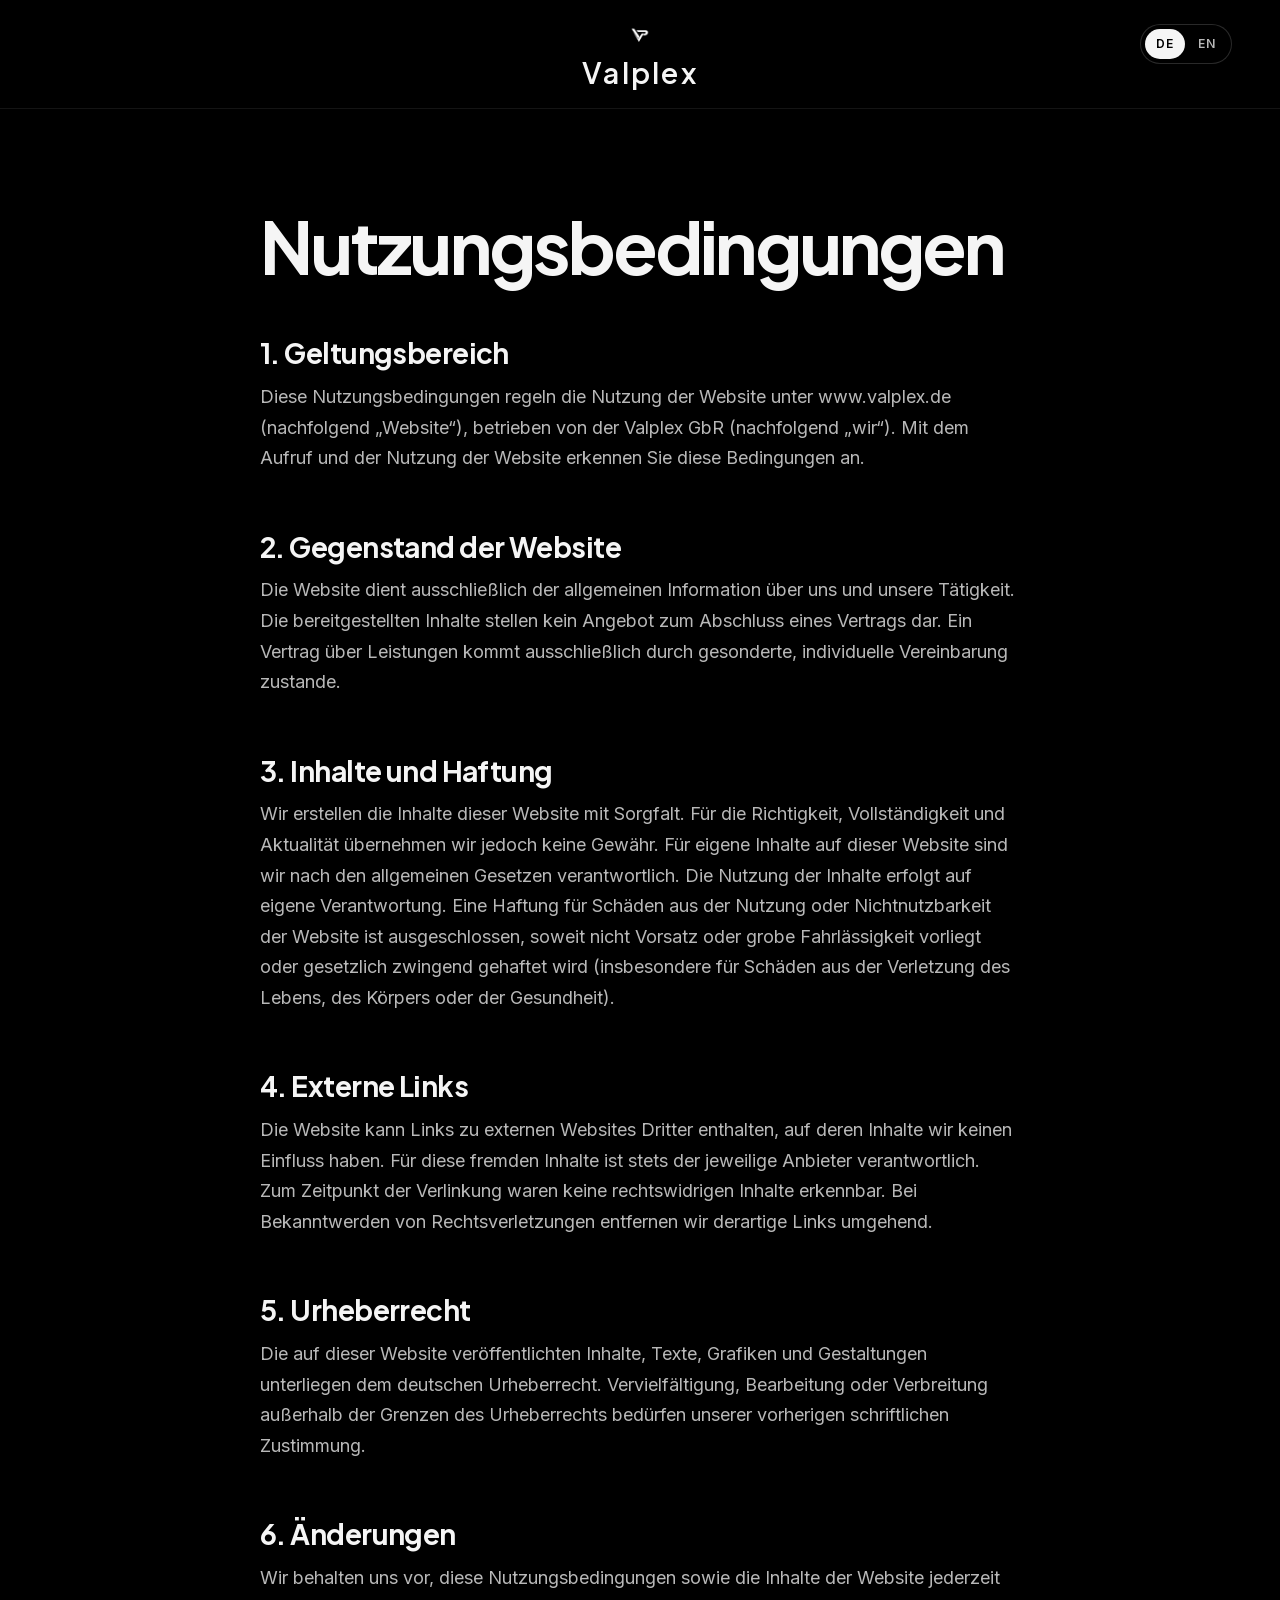
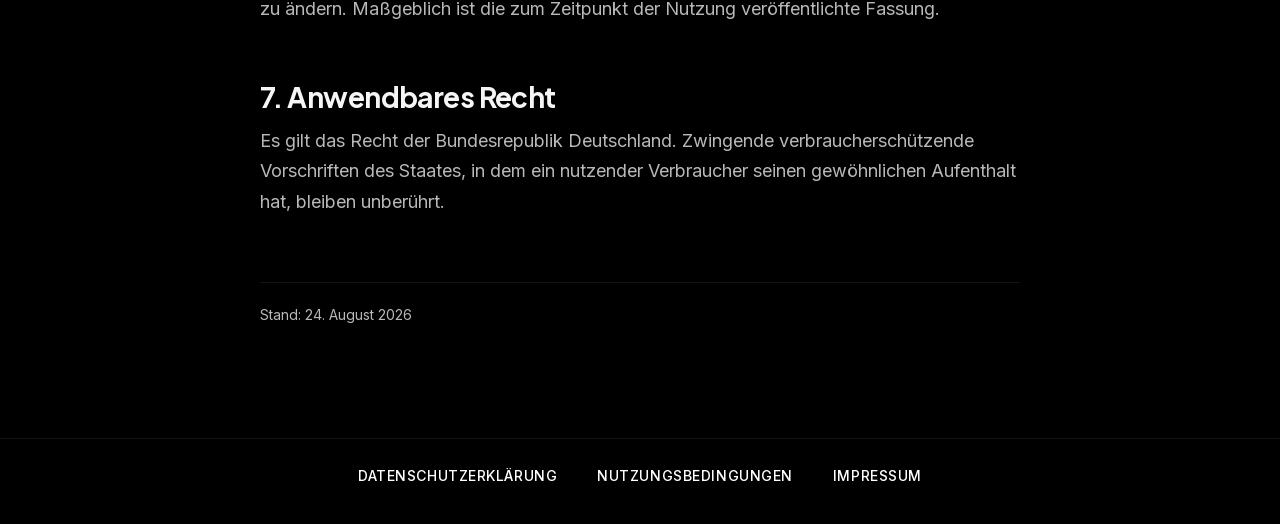
<file: nutzungsbedingungen/index.html>
<!DOCTYPE html>
<html lang="de">
<head>
    <meta charset="UTF-8" />
    <meta name="viewport" content="width=device-width, initial-scale=1.0" />
    <meta name="description" content="Nutzungsbedingungen für die Valplex-Website." />
    <link rel="icon" type="image/png" sizes="32x32" href="/favicon-32x32.png?v=2" />
    <link rel="icon" type="image/png" sizes="16x16" href="/favicon-16x16.png?v=2" />
    <link rel="shortcut icon" href="/favicon-32x32.png?v=2" />
    <link rel="apple-touch-icon" sizes="180x180" href="/apple-touch-icon.png?v=2" />
    <link rel="canonical" href="https://www.valplex.de/nutzungsbedingungen/" />
    <link rel="alternate" hreflang="de" href="https://www.valplex.de/nutzungsbedingungen/" />
    <link rel="alternate" hreflang="en" href="https://www.valplex.de/en/terms-of-use/" />
    <meta name="theme-color" content="#000000" />
    <title>Nutzungsbedingungen – Valplex GbR</title>
    <link rel="stylesheet" href="/fonts.css" />
    <link rel="stylesheet" href="/legal-pages.css" />
</head>
<body>
    <nav class="language-switcher" aria-label="Sprachauswahl">
        <span class="language-option" aria-current="page">DE</span>
        <a class="language-option" href="/en/terms-of-use/" lang="en" hreflang="en">EN</a>
    </nav>
    <header class="site-header" aria-label="Hauptnavigation">
        <div class="site-header-inner">
            <a class="site-header-brand" href="/" aria-label="Zur Startseite">
                <img src="/valplex-logo.png" class="site-header-logo" alt="" width="78" height="78" decoding="async" />
                <span>Valplex</span>
            </a>
        </div>
    </header>
    <main class="page">
        <article class="legal-copy" aria-labelledby="page-title">
            <h1 id="page-title">Nutzungsbedingungen</h1>

            <h2>1. Geltungsbereich</h2>
            <p>Diese Nutzungsbedingungen regeln die Nutzung der Website unter www.valplex.de
            (nachfolgend „Website“), betrieben von der Valplex GbR (nachfolgend „wir“). Mit dem Aufruf
            und der Nutzung der Website erkennen Sie diese Bedingungen an.</p>

            <h2>2. Gegenstand der Website</h2>
            <p>Die Website dient ausschließlich der allgemeinen Information über uns und unsere
            Tätigkeit. Die bereitgestellten Inhalte stellen kein Angebot zum Abschluss eines Vertrags
            dar. Ein Vertrag über Leistungen kommt ausschließlich durch gesonderte, individuelle
            Vereinbarung zustande.</p>

            <h2>3. Inhalte und Haftung</h2>
            <p>Wir erstellen die Inhalte dieser Website mit Sorgfalt. Für die Richtigkeit,
            Vollständigkeit und Aktualität übernehmen wir jedoch keine Gewähr. Für eigene Inhalte auf
            dieser Website sind wir nach den allgemeinen Gesetzen verantwortlich. Die Nutzung der
            Inhalte erfolgt auf eigene Verantwortung. Eine Haftung für Schäden aus der Nutzung oder
            Nichtnutzbarkeit der Website ist ausgeschlossen, soweit nicht Vorsatz oder grobe
            Fahrlässigkeit vorliegt oder gesetzlich zwingend gehaftet wird (insbesondere für Schäden aus
            der Verletzung des Lebens, des Körpers oder der Gesundheit).</p>

            <h2>4. Externe Links</h2>
            <p>Die Website kann Links zu externen Websites Dritter enthalten, auf deren Inhalte wir
            keinen Einfluss haben. Für diese fremden Inhalte ist stets der jeweilige Anbieter
            verantwortlich. Zum Zeitpunkt der Verlinkung waren keine rechtswidrigen Inhalte erkennbar.
            Bei Bekanntwerden von Rechtsverletzungen entfernen wir derartige Links umgehend.</p>

            <h2>5. Urheberrecht</h2>
            <p>Die auf dieser Website veröffentlichten Inhalte, Texte, Grafiken und Gestaltungen
            unterliegen dem deutschen Urheberrecht. Vervielfältigung, Bearbeitung oder Verbreitung
            außerhalb der Grenzen des Urheberrechts bedürfen unserer vorherigen schriftlichen
            Zustimmung.</p>

            <h2>6. Änderungen</h2>
            <p>Wir behalten uns vor, diese Nutzungsbedingungen sowie die Inhalte der Website jederzeit
            zu ändern. Maßgeblich ist die zum Zeitpunkt der Nutzung veröffentlichte Fassung.</p>

            <h2>7. Anwendbares Recht</h2>
            <p>Es gilt das Recht der Bundesrepublik Deutschland. Zwingende verbraucherschützende
            Vorschriften des Staates, in dem ein nutzender Verbraucher seinen gewöhnlichen Aufenthalt
            hat, bleiben unberührt.</p>

            <footer class="legal-meta">
                <p>Stand: 24. August 2026</p>
            </footer>
        </article>
    </main>
    <footer class="site-footer" aria-label="Rechtliche Links">
        <nav class="footer-nav">
            <a class="footer-link" href="/datenschutz/">Datenschutzerklärung</a>
            <a class="footer-link" href="/nutzungsbedingungen/">Nutzungsbedingungen</a>
            <a class="footer-link" href="/impressum/">Impressum</a>
        </nav>
    </footer>
</body>
</html>
</file>
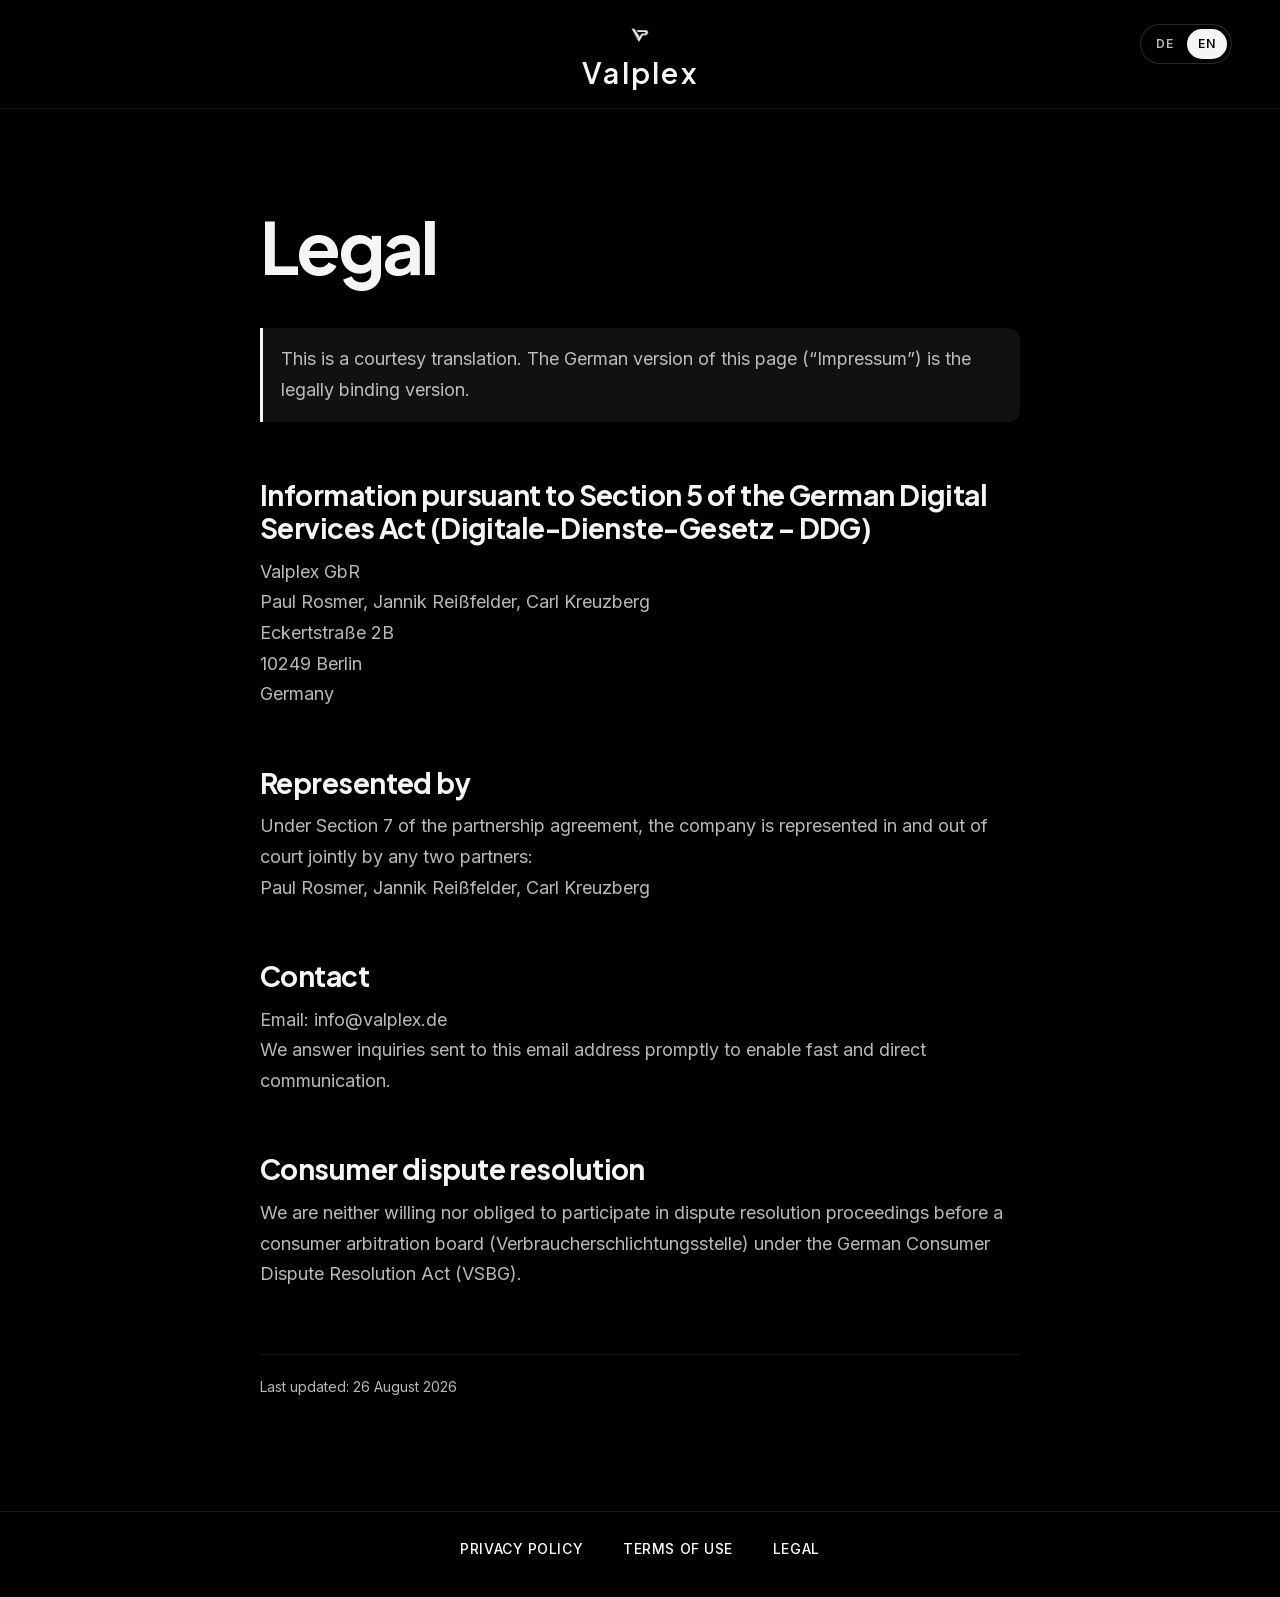
<file: en/legal/index.html>
<!DOCTYPE html>
<html lang="en">
<head>
    <meta charset="UTF-8" />
    <meta name="viewport" content="width=device-width, initial-scale=1.0" />
    <meta name="description" content="Legal information for Valplex GbR." />
    <link rel="icon" type="image/png" sizes="32x32" href="/favicon-32x32.png?v=2" />
    <link rel="icon" type="image/png" sizes="16x16" href="/favicon-16x16.png?v=2" />
    <link rel="shortcut icon" href="/favicon-32x32.png?v=2" />
    <link rel="apple-touch-icon" sizes="180x180" href="/apple-touch-icon.png?v=2" />
    <link rel="canonical" href="https://www.valplex.de/en/legal/" />
    <link rel="alternate" hreflang="de" href="https://www.valplex.de/impressum/" />
    <link rel="alternate" hreflang="en" href="https://www.valplex.de/en/legal/" />
    <meta name="theme-color" content="#000000" />
    <title>Legal – Valplex GbR</title>
    <link rel="stylesheet" href="/fonts.css" />
    <link rel="stylesheet" href="/legal-pages.css" />
</head>
<body>
    <nav class="language-switcher" aria-label="Language selection">
        <a class="language-option" href="/impressum/" lang="de" hreflang="de">DE</a>
        <span class="language-option" aria-current="page">EN</span>
    </nav>
    <header class="site-header" aria-label="Primary navigation">
        <div class="site-header-inner">
            <a class="site-header-brand" href="/en/" aria-label="Back to home">
                <img src="/valplex-logo.png" class="site-header-logo" alt="" width="78" height="78" decoding="async" />
                <span>Valplex</span>
            </a>
        </div>
    </header>
    <main class="page">
        <article class="legal-copy" aria-labelledby="page-title">
            <h1 id="page-title">Legal</h1>

            <p class="note">This is a courtesy translation. The German version of this page
                (“Impressum”) is the legally binding version.</p>

            <h2>Information pursuant to Section 5 of the German Digital Services Act
                (Digitale-Dienste-Gesetz – DDG)</h2>
            <p>Valplex GbR<br>
                Paul Rosmer, Jannik Reißfelder, Carl Kreuzberg<br>
                Eckertstraße 2B<br>
                10249 Berlin<br>
                Germany</p>

            <h2>Represented by</h2>
            <p>Under Section 7 of the partnership agreement, the company is represented in and out of
                court jointly by any two partners:<br>
                Paul Rosmer, Jannik Reißfelder, Carl Kreuzberg</p>

            <h2>Contact</h2>
            <p>Email: info@valplex.de<br>
                We answer inquiries sent to this email address promptly to enable fast and direct
                communication.</p>

            <h2>Consumer dispute resolution</h2>
            <p>We are neither willing nor obliged to participate in dispute resolution proceedings before
                a consumer arbitration board (Verbraucherschlichtungsstelle) under the German Consumer
                Dispute Resolution Act (VSBG).</p>

            <footer class="legal-meta">
                <p>Last updated: 26 August 2026</p>
            </footer>
        </article>
    </main>
    <footer class="site-footer" aria-label="Legal links">
        <nav class="footer-nav">
            <a class="footer-link" href="/en/privacy-policy/">Privacy Policy</a>
            <a class="footer-link" href="/en/terms-of-use/">Terms of Use</a>
            <a class="footer-link" href="/en/legal/">Legal</a>
        </nav>
    </footer>
</body>
</html>
</file>
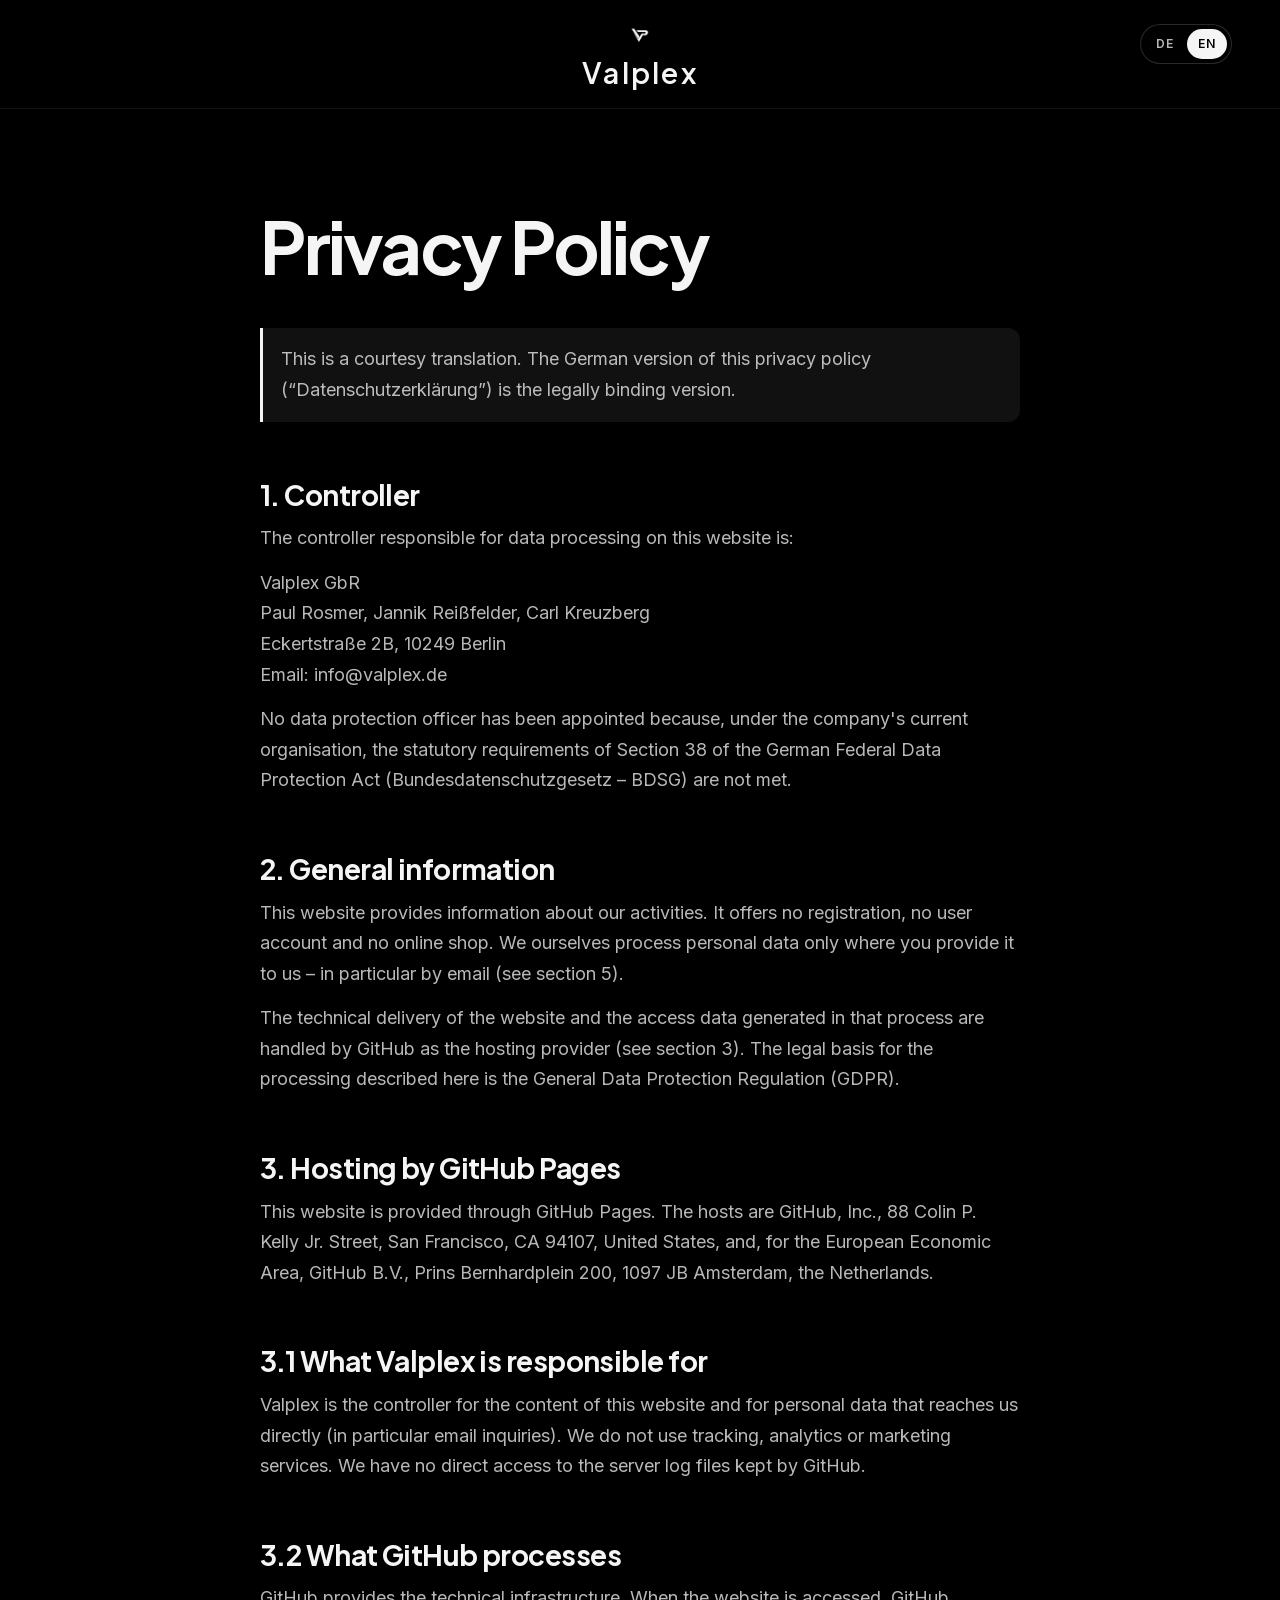
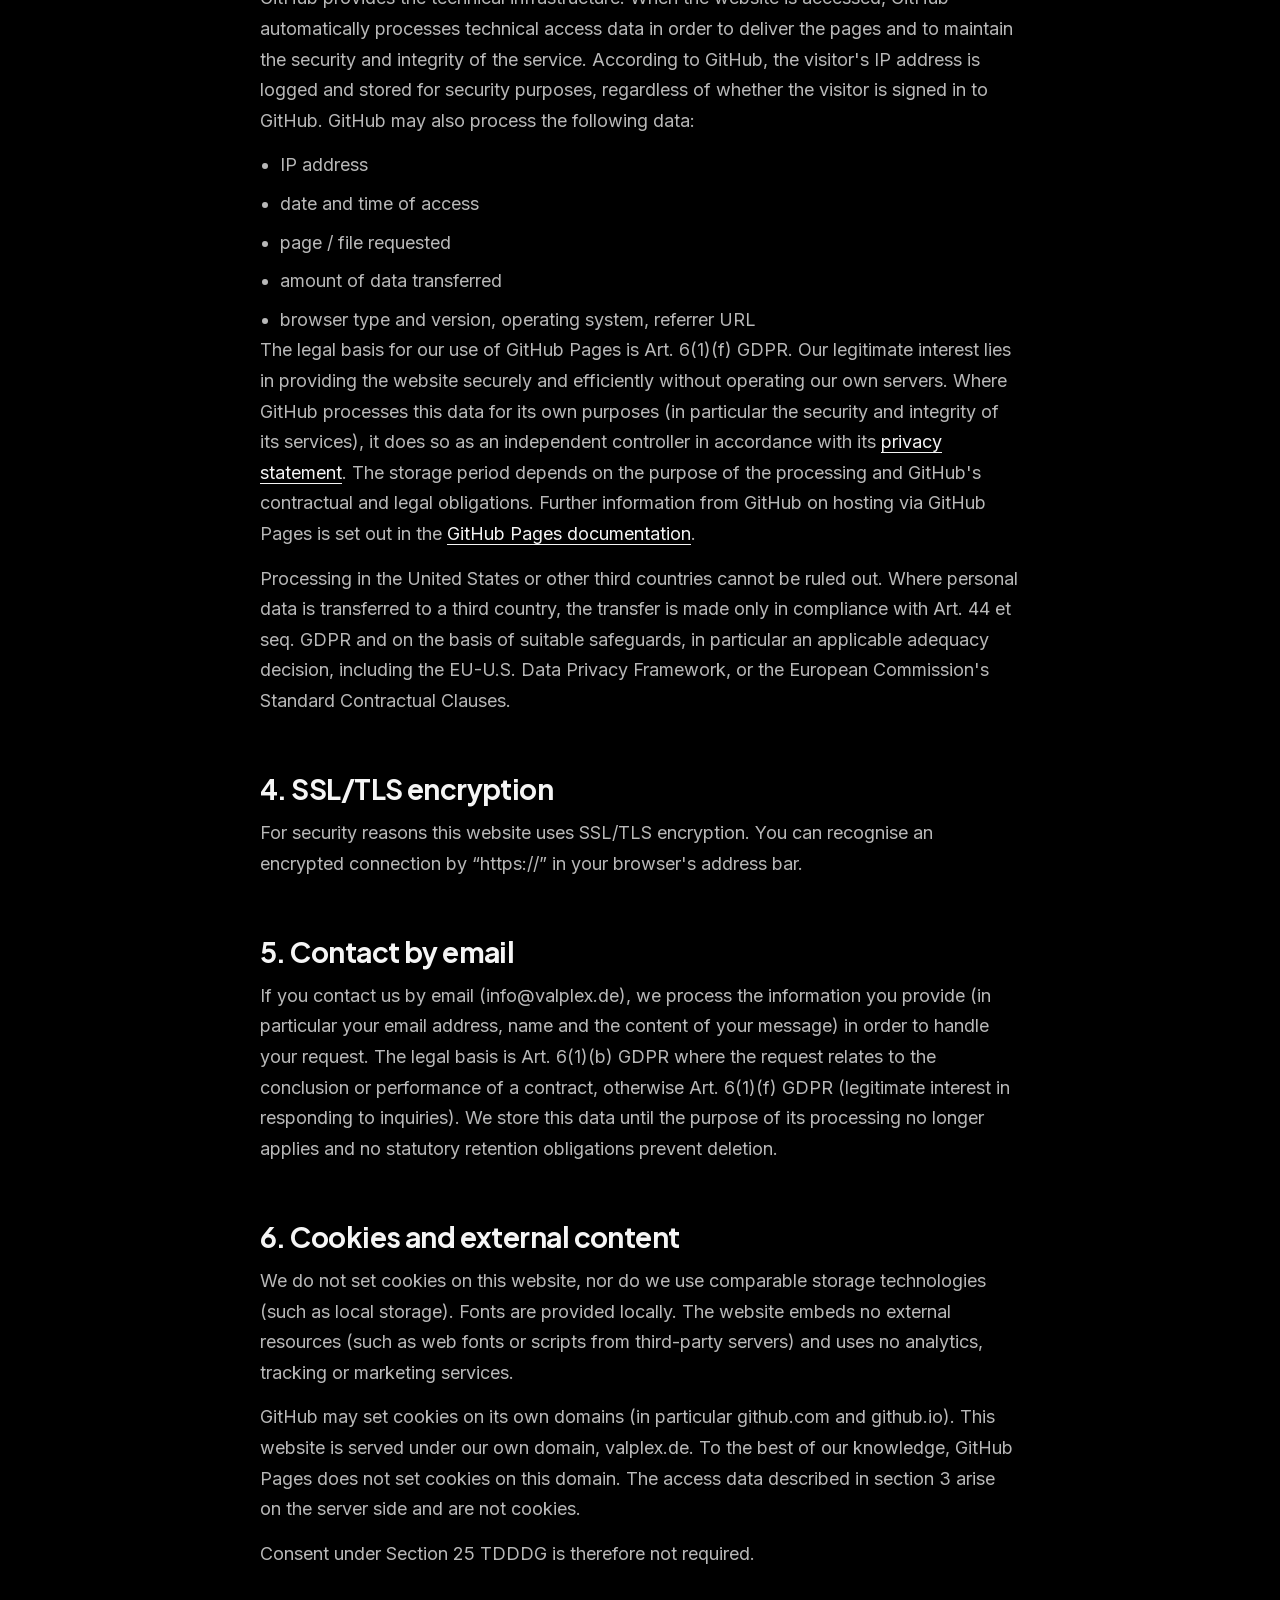
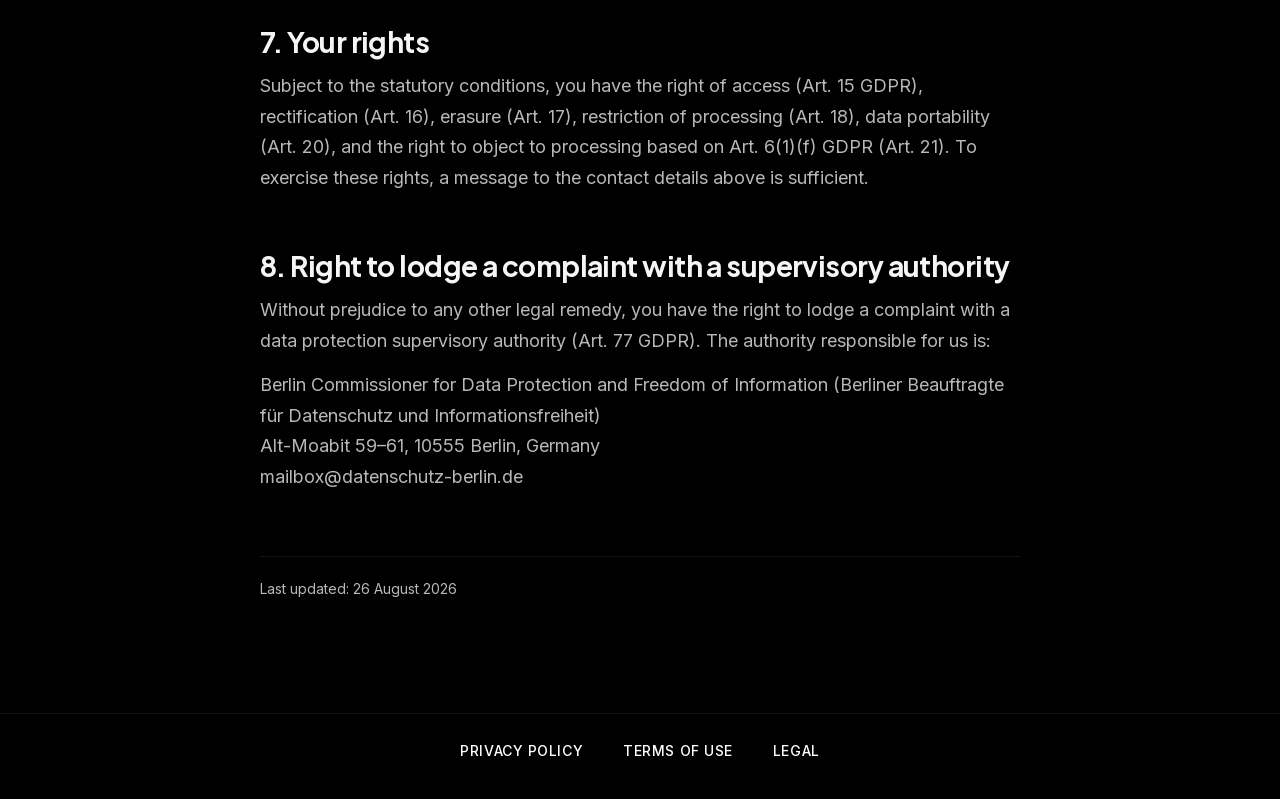
<file: en/privacy-policy/index.html>
<!DOCTYPE html>
<html lang="en">
<head>
    <meta charset="UTF-8" />
    <meta name="viewport" content="width=device-width, initial-scale=1.0" />
    <meta name="description" content="Privacy policy for the Valplex website." />
    <link rel="icon" type="image/png" sizes="32x32" href="/favicon-32x32.png?v=2" />
    <link rel="icon" type="image/png" sizes="16x16" href="/favicon-16x16.png?v=2" />
    <link rel="shortcut icon" href="/favicon-32x32.png?v=2" />
    <link rel="apple-touch-icon" sizes="180x180" href="/apple-touch-icon.png?v=2" />
    <link rel="canonical" href="https://www.valplex.de/en/privacy-policy/" />
    <link rel="alternate" hreflang="de" href="https://www.valplex.de/datenschutz/" />
    <link rel="alternate" hreflang="en" href="https://www.valplex.de/en/privacy-policy/" />
    <meta name="theme-color" content="#000000" />
    <title>Privacy Policy – Valplex GbR</title>
    <link rel="stylesheet" href="/fonts.css" />
    <link rel="stylesheet" href="/legal-pages.css" />
</head>
<body>
    <nav class="language-switcher" aria-label="Language selection">
        <a class="language-option" href="/datenschutz/" lang="de" hreflang="de">DE</a>
        <span class="language-option" aria-current="page">EN</span>
    </nav>
    <header class="site-header" aria-label="Primary navigation">
        <div class="site-header-inner">
            <a class="site-header-brand" href="/en/" aria-label="Back to home">
                <img src="/valplex-logo.png" class="site-header-logo" alt="" width="78" height="78" decoding="async" />
                <span>Valplex</span>
            </a>
        </div>
    </header>
    <main class="page">
        <article class="legal-copy" aria-labelledby="page-title">
            <h1 id="page-title">Privacy Policy</h1>

            <p class="note">This is a courtesy translation. The German version of this privacy policy
                (“Datenschutzerklärung”) is the legally binding version.</p>

            <h2>1. Controller</h2>
            <p>The controller responsible for data processing on this website is:</p>
            <p>Valplex GbR<br>
                Paul Rosmer, Jannik Reißfelder, Carl Kreuzberg<br>
                Eckertstraße 2B, 10249 Berlin<br>
                Email: info@valplex.de</p>
            <p>No data protection officer has been appointed because, under the company's current
                organisation, the statutory requirements of Section 38 of the German Federal Data
                Protection Act (Bundesdatenschutzgesetz – BDSG) are not met.</p>

            <h2>2. General information</h2>
            <p>This website provides information about our activities. It offers no registration, no user
                account and no online shop. We ourselves process personal data only where you provide it
                to us – in particular by email (see section 5).</p>
            <p>The technical delivery of the website and the access data generated in that process are
                handled by GitHub as the hosting provider (see section 3). The legal basis for the
                processing described here is the General Data Protection Regulation (GDPR).</p>

            <h2>3. Hosting by GitHub Pages</h2>
            <p>This website is provided through GitHub Pages. The hosts are GitHub, Inc., 88 Colin P.
                Kelly Jr. Street, San Francisco, CA 94107, United States, and, for the European Economic
                Area, GitHub B.V., Prins Bernhardplein 200, 1097 JB Amsterdam, the Netherlands.</p>

            <h2>3.1 What Valplex is responsible for</h2>
            <p>Valplex is the controller for the content of this website and for personal data that
                reaches us directly (in particular email inquiries). We do not use tracking, analytics or
                marketing services. We have no direct access to the server log files kept by GitHub.</p>

            <h2>3.2 What GitHub processes</h2>
            <p>GitHub provides the technical infrastructure. When the website is accessed, GitHub
                automatically processes technical access data in order to deliver the pages and to
                maintain the security and integrity of the service. According to GitHub, the visitor's IP
                address is logged and stored for security purposes, regardless of whether the visitor is
                signed in to GitHub. GitHub may also process the following data:</p>
            <ul>
                <li>IP address</li>
                <li>date and time of access</li>
                <li>page / file requested</li>
                <li>amount of data transferred</li>
                <li>browser type and version, operating system, referrer URL</li>
            </ul>
            <p>The legal basis for our use of GitHub Pages is Art. 6(1)(f) GDPR. Our legitimate interest
                lies in providing the website securely and efficiently without operating our own servers.
                Where GitHub processes this data for its own purposes (in particular the security and
                integrity of its services), it does so as an independent controller in accordance with its
                <a href="https://docs.github.com/en/site-policy/privacy-policies/github-general-privacy-statement">privacy statement</a>.
                The storage period depends on the purpose of the processing and GitHub's contractual and
                legal obligations. Further information from GitHub on hosting via GitHub Pages is set out
                in the
                <a href="https://docs.github.com/en/pages/getting-started-with-github-pages/what-is-github-pages">GitHub Pages documentation</a>.</p>
            <p>Processing in the United States or other third countries cannot be ruled out. Where personal
                data is transferred to a third country, the transfer is made only in compliance with
                Art. 44 et seq. GDPR and on the basis of suitable safeguards, in particular an applicable
                adequacy decision, including the EU-U.S. Data Privacy Framework, or the European
                Commission's Standard Contractual Clauses.</p>

            <h2>4. SSL/TLS encryption</h2>
            <p>For security reasons this website uses SSL/TLS encryption. You can recognise an encrypted
                connection by “https://” in your browser's address bar.</p>

            <h2>5. Contact by email</h2>
            <p>If you contact us by email (info@valplex.de), we process the information you provide (in
                particular your email address, name and the content of your message) in order to handle your
                request. The legal basis is Art. 6(1)(b) GDPR where the request relates to the conclusion or
                performance of a contract, otherwise Art. 6(1)(f) GDPR (legitimate interest in responding to
                inquiries). We store this data until the purpose of its processing no longer applies and no
                statutory retention obligations prevent deletion.</p>

            <h2>6. Cookies and external content</h2>
            <p>We do not set cookies on this website, nor do we use comparable storage technologies
                (such as local storage). Fonts are provided locally. The website embeds no external
                resources (such as web fonts or scripts from third-party servers) and uses no analytics,
                tracking or marketing services.</p>
            <p>GitHub may set cookies on its own domains (in particular github.com and github.io). This
                website is served under our own domain, valplex.de. To the best of our knowledge, GitHub
                Pages does not set cookies on this domain. The access data described in section 3 arise
                on the server side and are not cookies.</p>
            <p>Consent under Section 25 TDDDG is therefore not required.</p>

            <h2>7. Your rights</h2>
            <p>Subject to the statutory conditions, you have the right of access (Art. 15 GDPR),
                rectification (Art. 16), erasure (Art. 17), restriction of processing (Art. 18), data
                portability (Art. 20), and the right to object to processing based on Art. 6(1)(f) GDPR
                (Art. 21). To exercise these rights, a message to the contact details above is sufficient.</p>

            <h2>8. Right to lodge a complaint with a supervisory authority</h2>
            <p>Without prejudice to any other legal remedy, you have the right to lodge a complaint with a
                data protection supervisory authority (Art. 77 GDPR). The authority responsible for us is:</p>
            <p>Berlin Commissioner for Data Protection and Freedom of Information
                (Berliner Beauftragte für Datenschutz und Informationsfreiheit)<br>
                Alt-Moabit 59–61, 10555 Berlin, Germany<br>
                mailbox@datenschutz-berlin.de</p>

            <footer class="legal-meta">
                <p>Last updated: 26 August 2026</p>
            </footer>
        </article>
    </main>
    <footer class="site-footer" aria-label="Legal links">
        <nav class="footer-nav">
            <a class="footer-link" href="/en/privacy-policy/">Privacy Policy</a>
            <a class="footer-link" href="/en/terms-of-use/">Terms of Use</a>
            <a class="footer-link" href="/en/legal/">Legal</a>
        </nav>
    </footer>
</body>
</html>
</file>
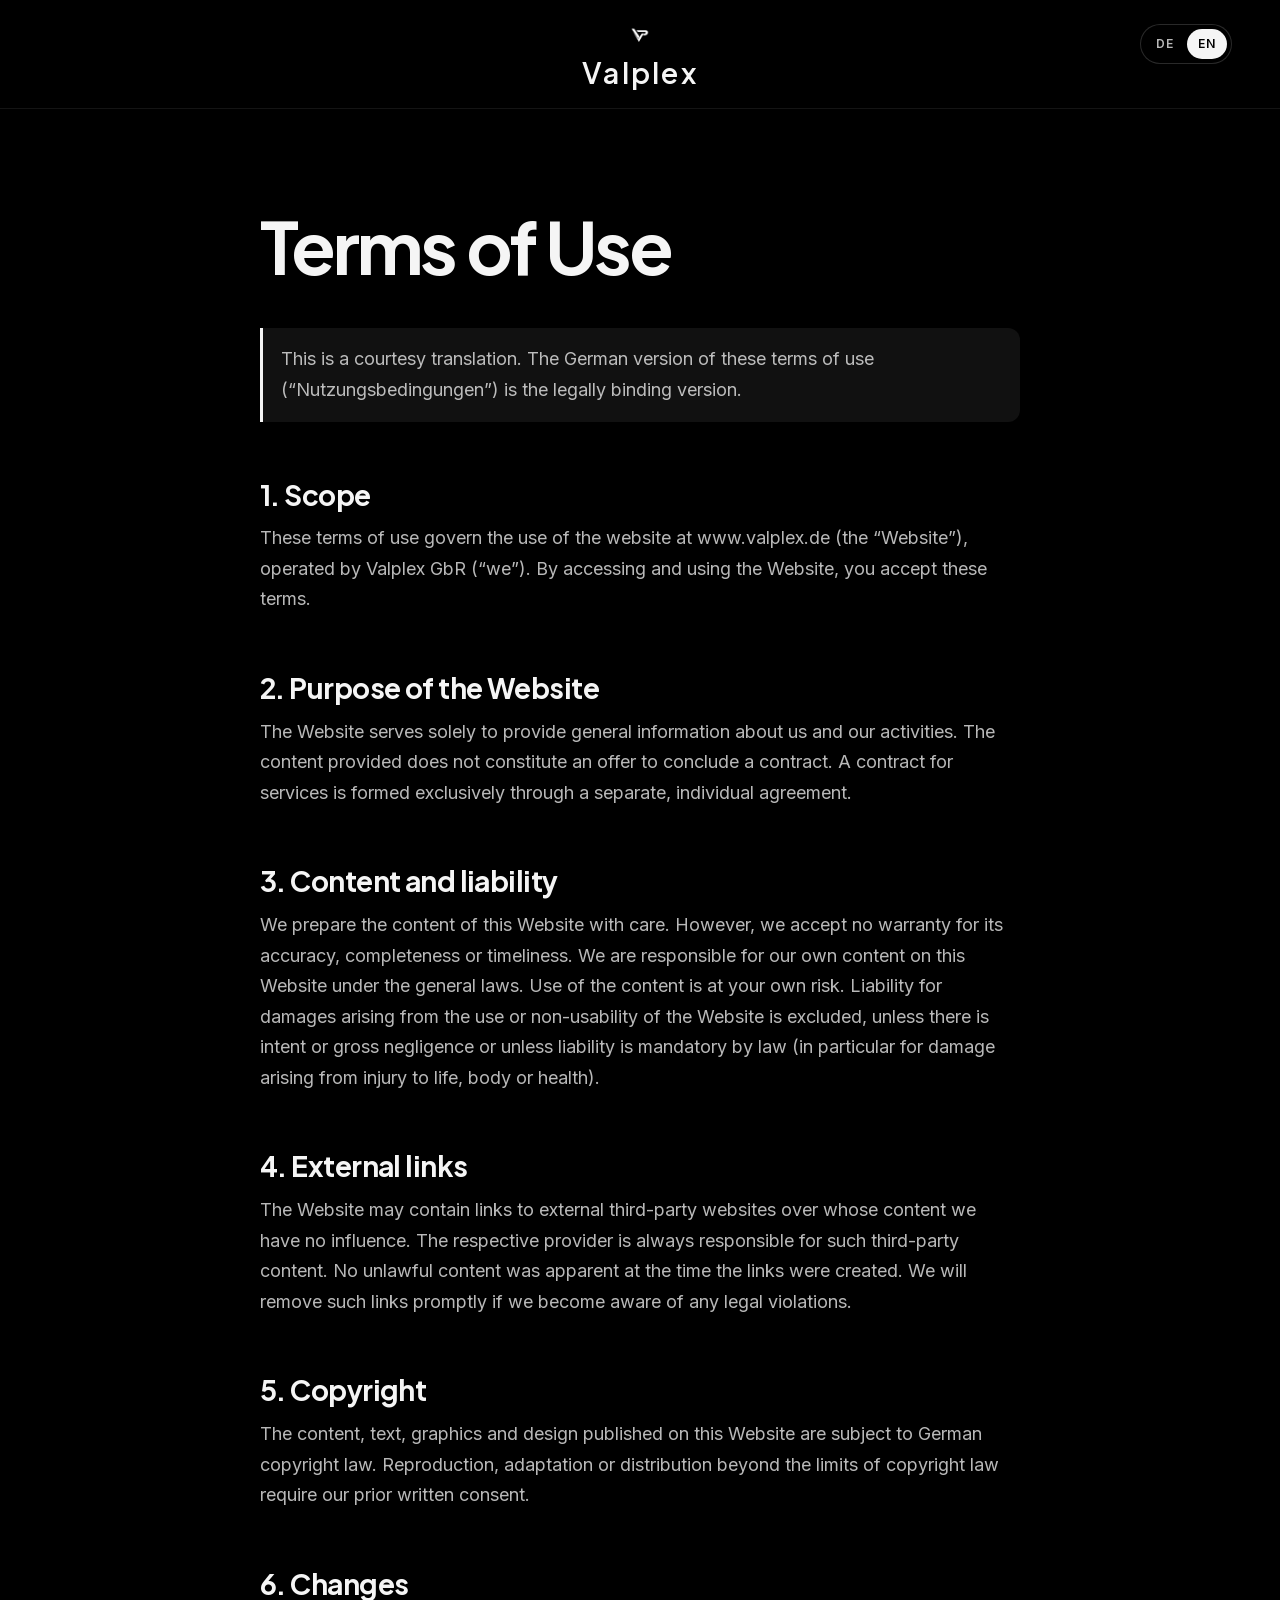
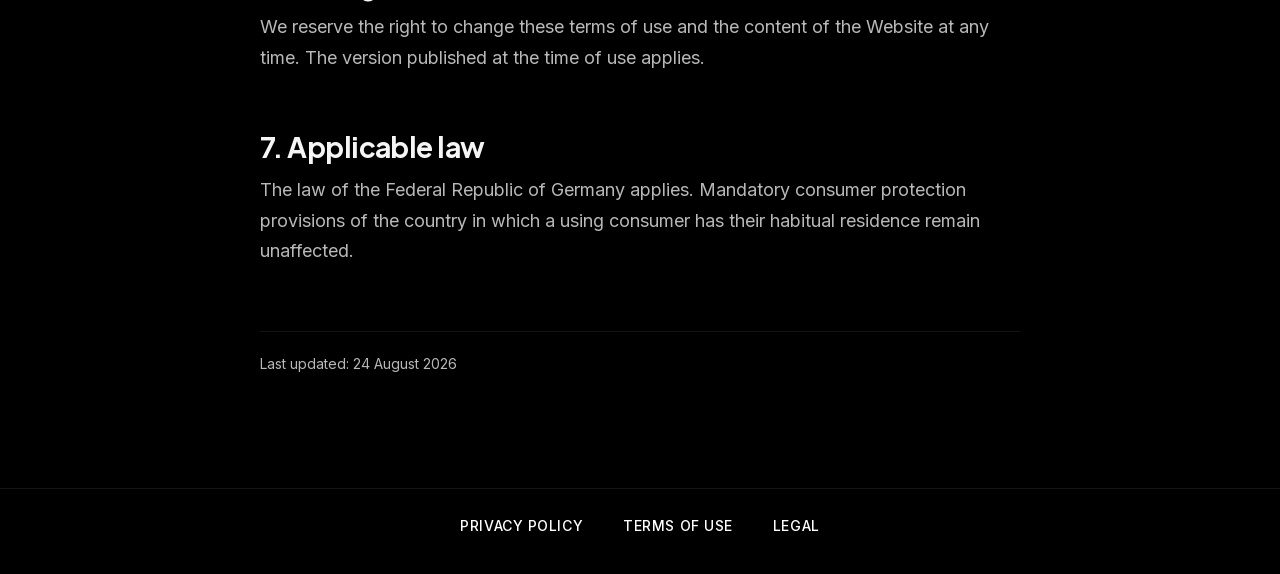
<file: en/terms-of-use/index.html>
<!DOCTYPE html>
<html lang="en">
<head>
    <meta charset="UTF-8" />
    <meta name="viewport" content="width=device-width, initial-scale=1.0" />
    <meta name="description" content="Terms of use for the Valplex website." />
    <link rel="icon" type="image/png" sizes="32x32" href="/favicon-32x32.png?v=2" />
    <link rel="icon" type="image/png" sizes="16x16" href="/favicon-16x16.png?v=2" />
    <link rel="shortcut icon" href="/favicon-32x32.png?v=2" />
    <link rel="apple-touch-icon" sizes="180x180" href="/apple-touch-icon.png?v=2" />
    <link rel="canonical" href="https://www.valplex.de/en/terms-of-use/" />
    <link rel="alternate" hreflang="de" href="https://www.valplex.de/nutzungsbedingungen/" />
    <link rel="alternate" hreflang="en" href="https://www.valplex.de/en/terms-of-use/" />
    <meta name="theme-color" content="#000000" />
    <title>Terms of Use – Valplex GbR</title>
    <link rel="stylesheet" href="/fonts.css" />
    <link rel="stylesheet" href="/legal-pages.css" />
</head>
<body>
    <nav class="language-switcher" aria-label="Language selection">
        <a class="language-option" href="/nutzungsbedingungen/" lang="de" hreflang="de">DE</a>
        <span class="language-option" aria-current="page">EN</span>
    </nav>
    <header class="site-header" aria-label="Primary navigation">
        <div class="site-header-inner">
            <a class="site-header-brand" href="/en/" aria-label="Back to home">
                <img src="/valplex-logo.png" class="site-header-logo" alt="" width="78" height="78" decoding="async" />
                <span>Valplex</span>
            </a>
        </div>
    </header>
    <main class="page">
        <article class="legal-copy" aria-labelledby="page-title">
            <h1 id="page-title">Terms of Use</h1>

            <p class="note">This is a courtesy translation. The German version of these terms of use
                (“Nutzungsbedingungen”) is the legally binding version.</p>

            <h2>1. Scope</h2>
            <p>These terms of use govern the use of the website at www.valplex.de (the “Website”),
                operated by Valplex GbR (“we”). By accessing and using the Website, you accept these terms.</p>

            <h2>2. Purpose of the Website</h2>
            <p>The Website serves solely to provide general information about us and our activities. The
                content provided does not constitute an offer to conclude a contract. A contract for services
                is formed exclusively through a separate, individual agreement.</p>

            <h2>3. Content and liability</h2>
            <p>We prepare the content of this Website with care. However, we accept no warranty for its
                accuracy, completeness or timeliness. We are responsible for our own content on this Website
                under the general laws. Use of the content is at your own risk. Liability for damages arising
                from the use or non-usability of the Website is excluded, unless there is intent or gross
                negligence or unless liability is mandatory by law (in particular for damage arising from
                injury to life, body or health).</p>

            <h2>4. External links</h2>
            <p>The Website may contain links to external third-party websites over whose content we have
                no influence. The respective provider is always responsible for such third-party content. No
                unlawful content was apparent at the time the links were created. We will remove such links
                promptly if we become aware of any legal violations.</p>

            <h2>5. Copyright</h2>
            <p>The content, text, graphics and design published on this Website are subject to German
                copyright law. Reproduction, adaptation or distribution beyond the limits of copyright law
                require our prior written consent.</p>

            <h2>6. Changes</h2>
            <p>We reserve the right to change these terms of use and the content of the Website at any
                time. The version published at the time of use applies.</p>

            <h2>7. Applicable law</h2>
            <p>The law of the Federal Republic of Germany applies. Mandatory consumer protection
                provisions of the country in which a using consumer has their habitual residence remain
                unaffected.</p>

            <footer class="legal-meta">
                <p>Last updated: 24 August 2026</p>
            </footer>
        </article>
    </main>
    <footer class="site-footer" aria-label="Legal links">
        <nav class="footer-nav">
            <a class="footer-link" href="/en/privacy-policy/">Privacy Policy</a>
            <a class="footer-link" href="/en/terms-of-use/">Terms of Use</a>
            <a class="footer-link" href="/en/legal/">Legal</a>
        </nav>
    </footer>
</body>
</html>
</file>
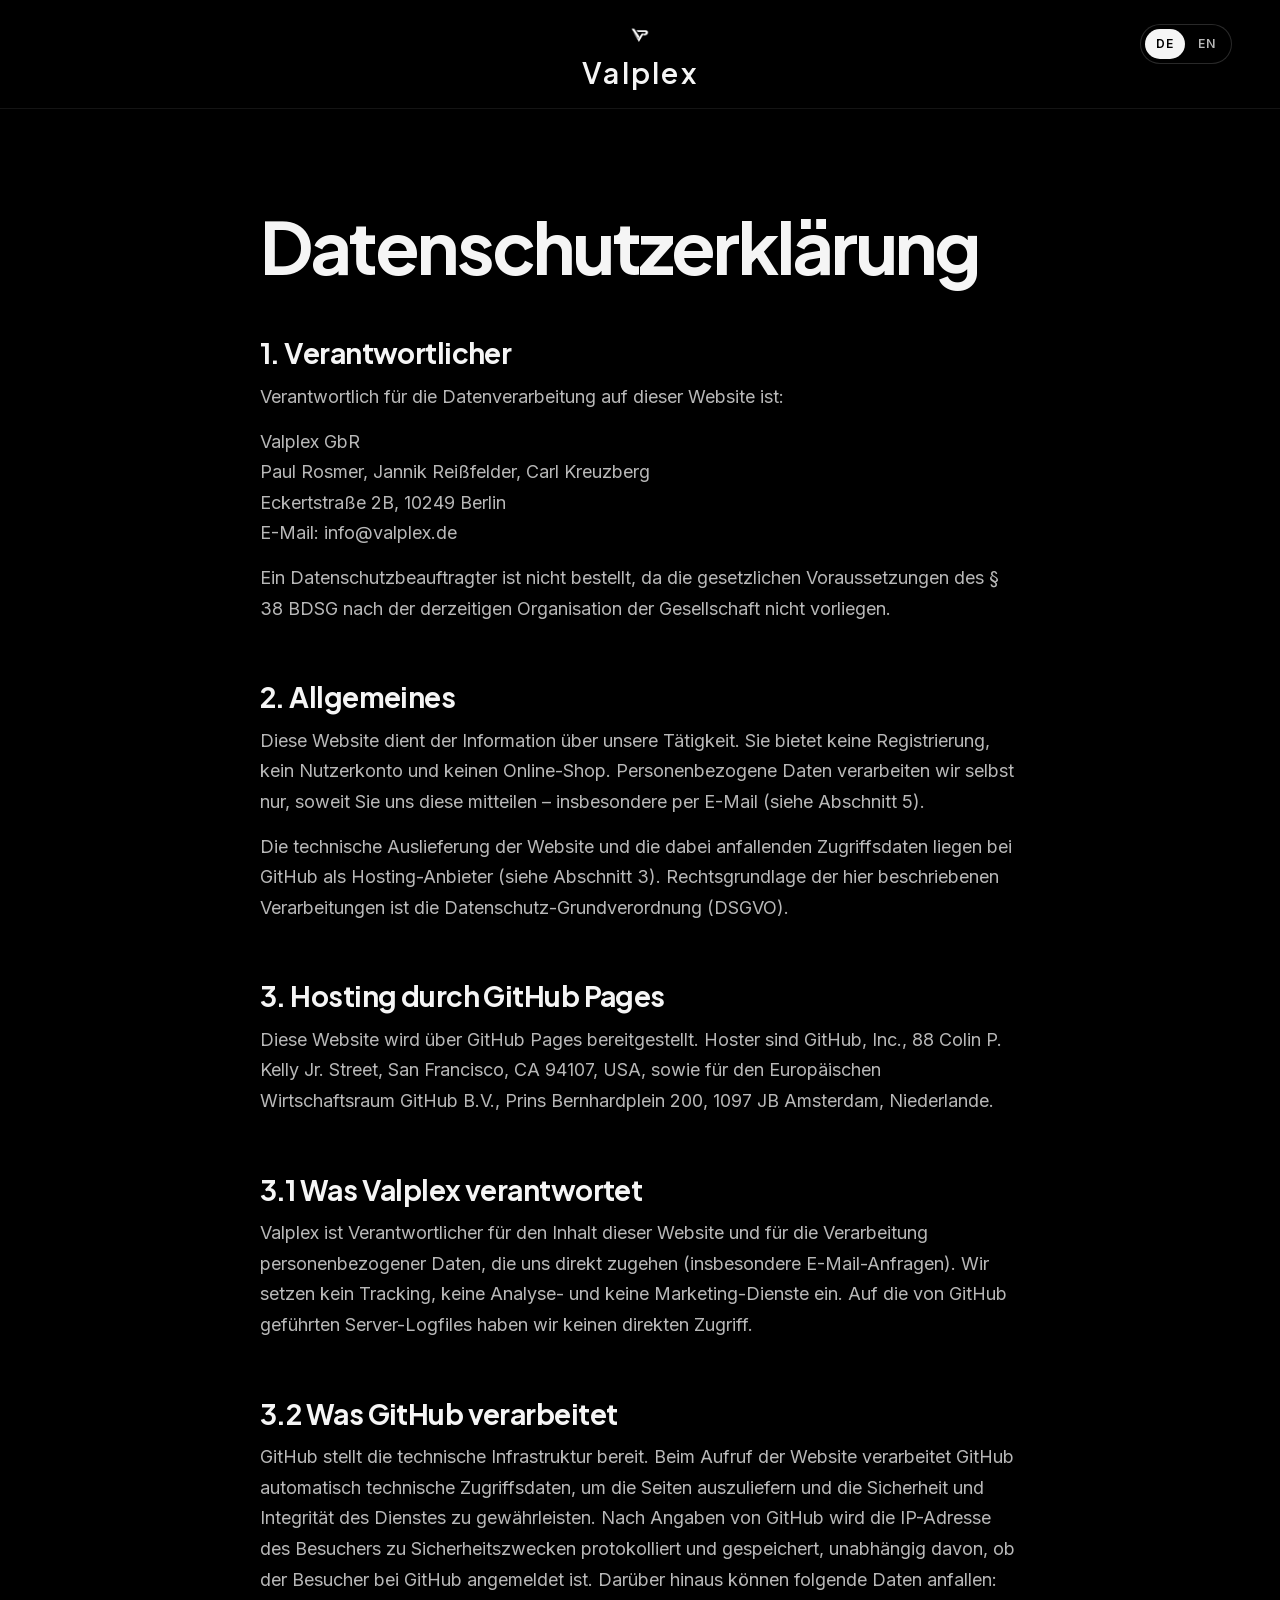
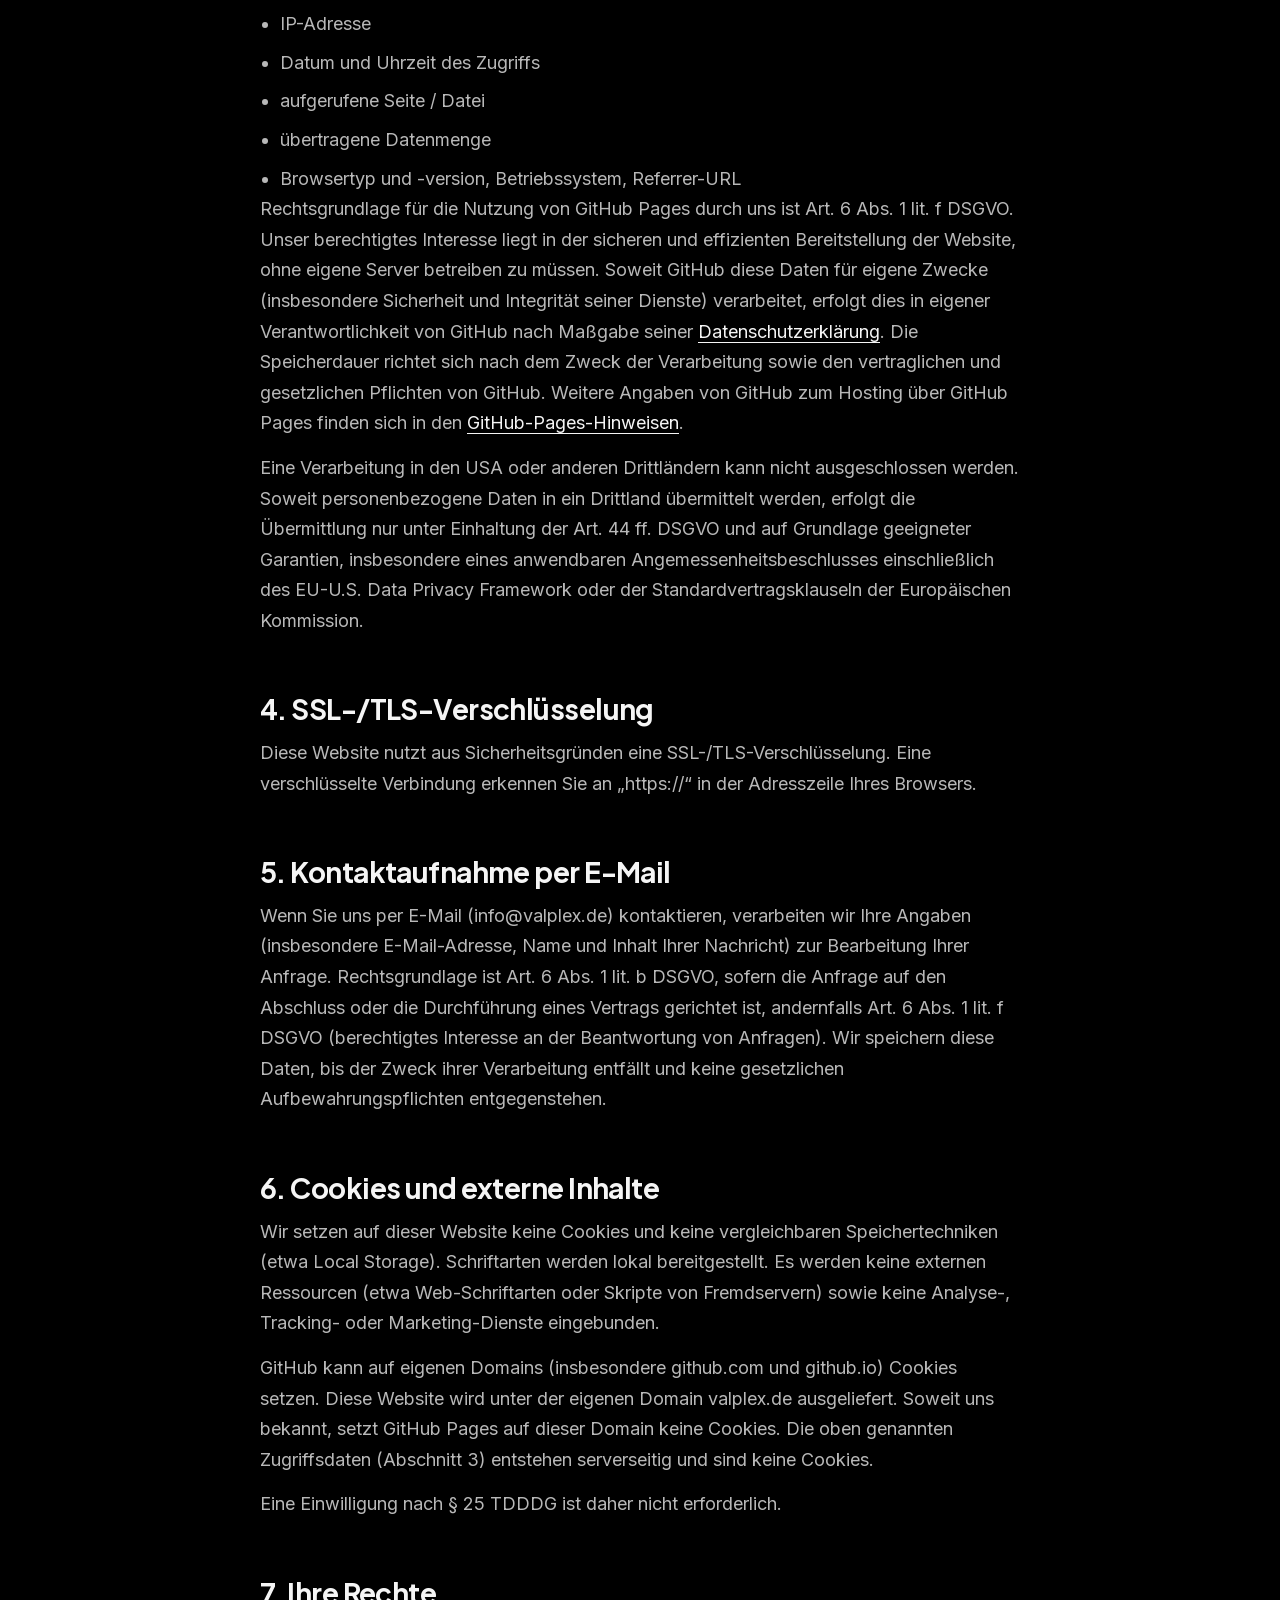
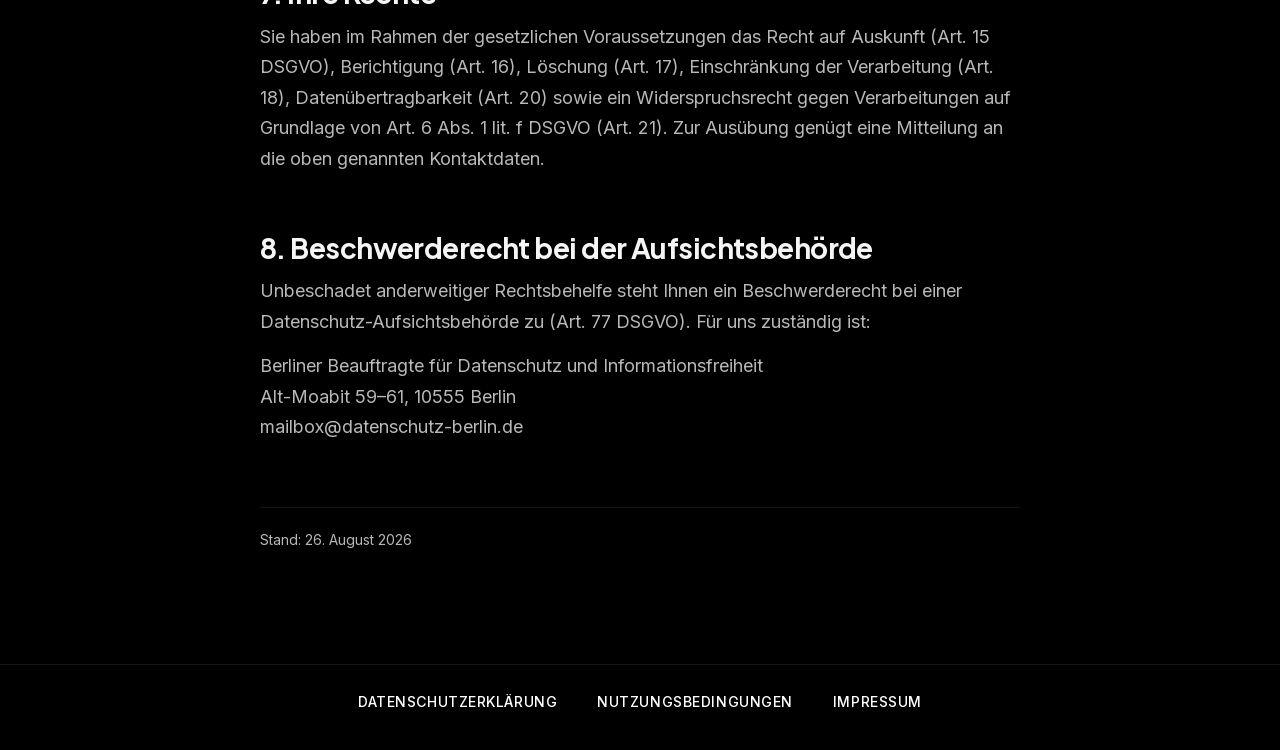
<file: datenschutz.html>
<!DOCTYPE html>
<html lang="de">
<head>
    <meta charset="UTF-8" />
    <meta http-equiv="refresh" content="0;url=/datenschutz/" />
    <link rel="canonical" href="https://www.valplex.de/datenschutz/" />
    <title>Weiterleitung…</title>
    <script>location.replace('/datenschutz/');</script>
</head>
<body>
    <p><a href="/datenschutz/">Weiter</a></p>
</body>
</html>
</file>
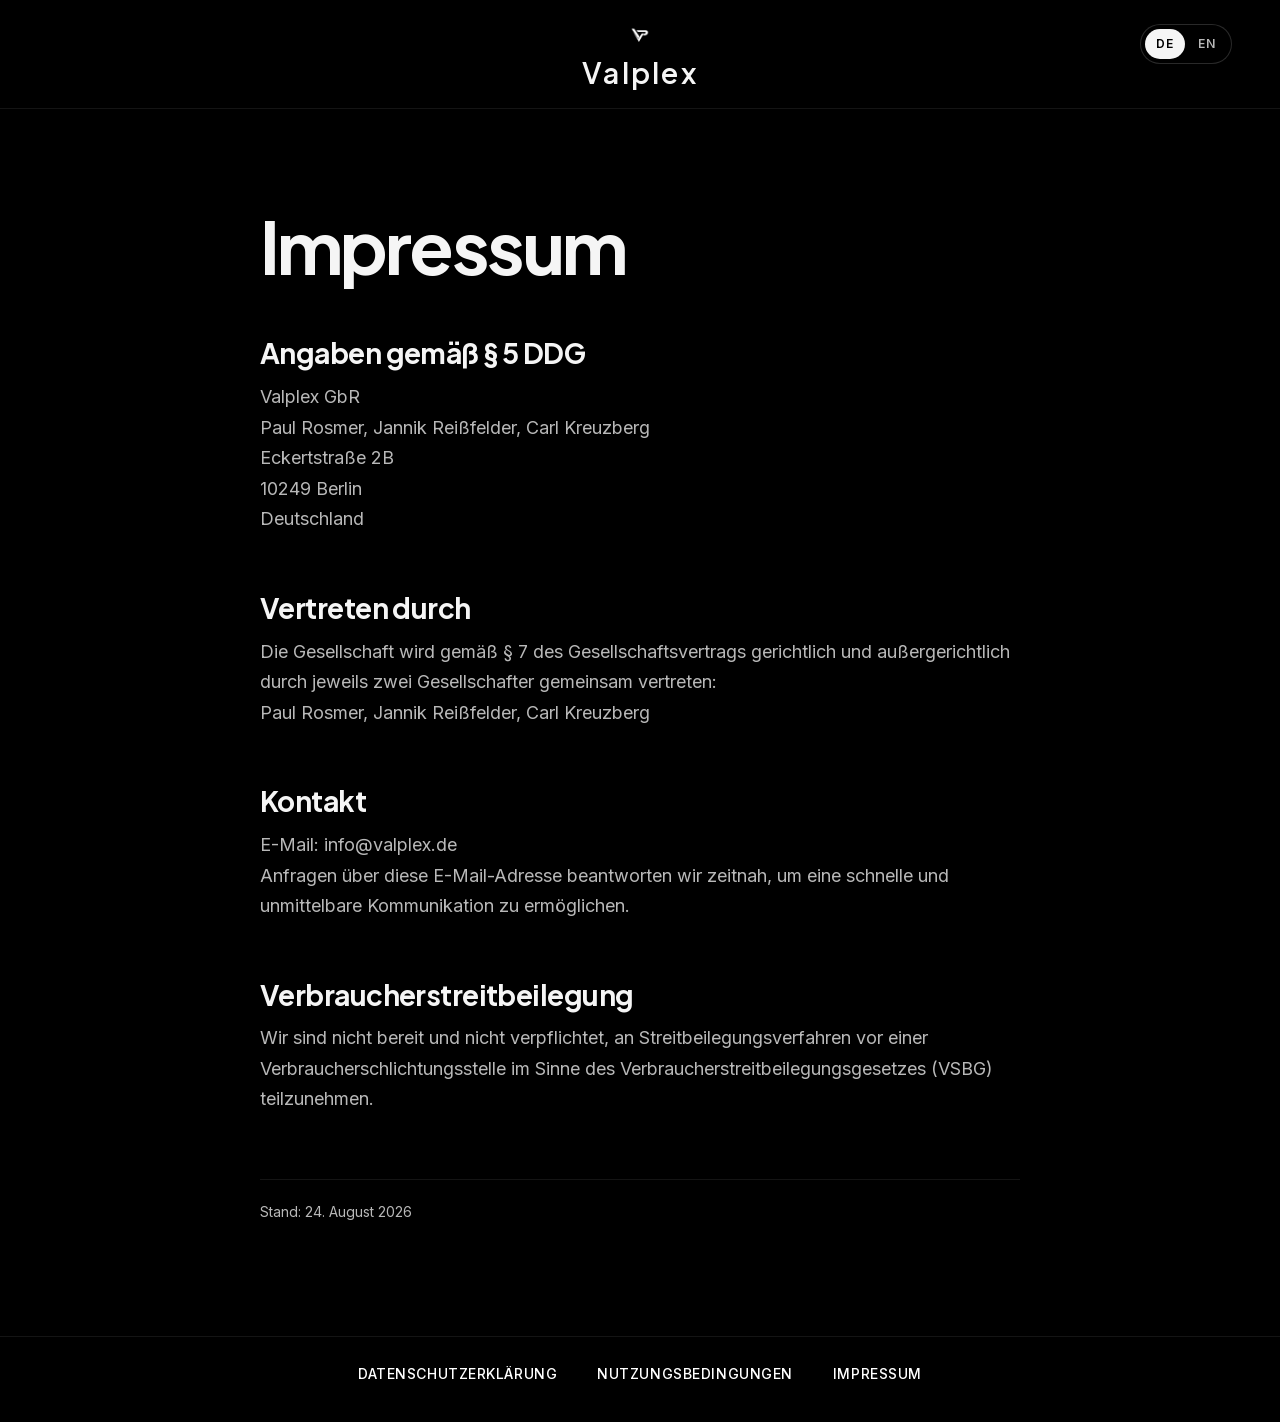
<file: impressum.html>
<!DOCTYPE html>
<html lang="de">
<head>
    <meta charset="UTF-8" />
    <meta http-equiv="refresh" content="0;url=/impressum/" />
    <link rel="canonical" href="https://www.valplex.de/impressum/" />
    <title>Weiterleitung…</title>
    <script>location.replace('/impressum/');</script>
</head>
<body>
    <p><a href="/impressum/">Weiter</a></p>
</body>
</html>
</file>
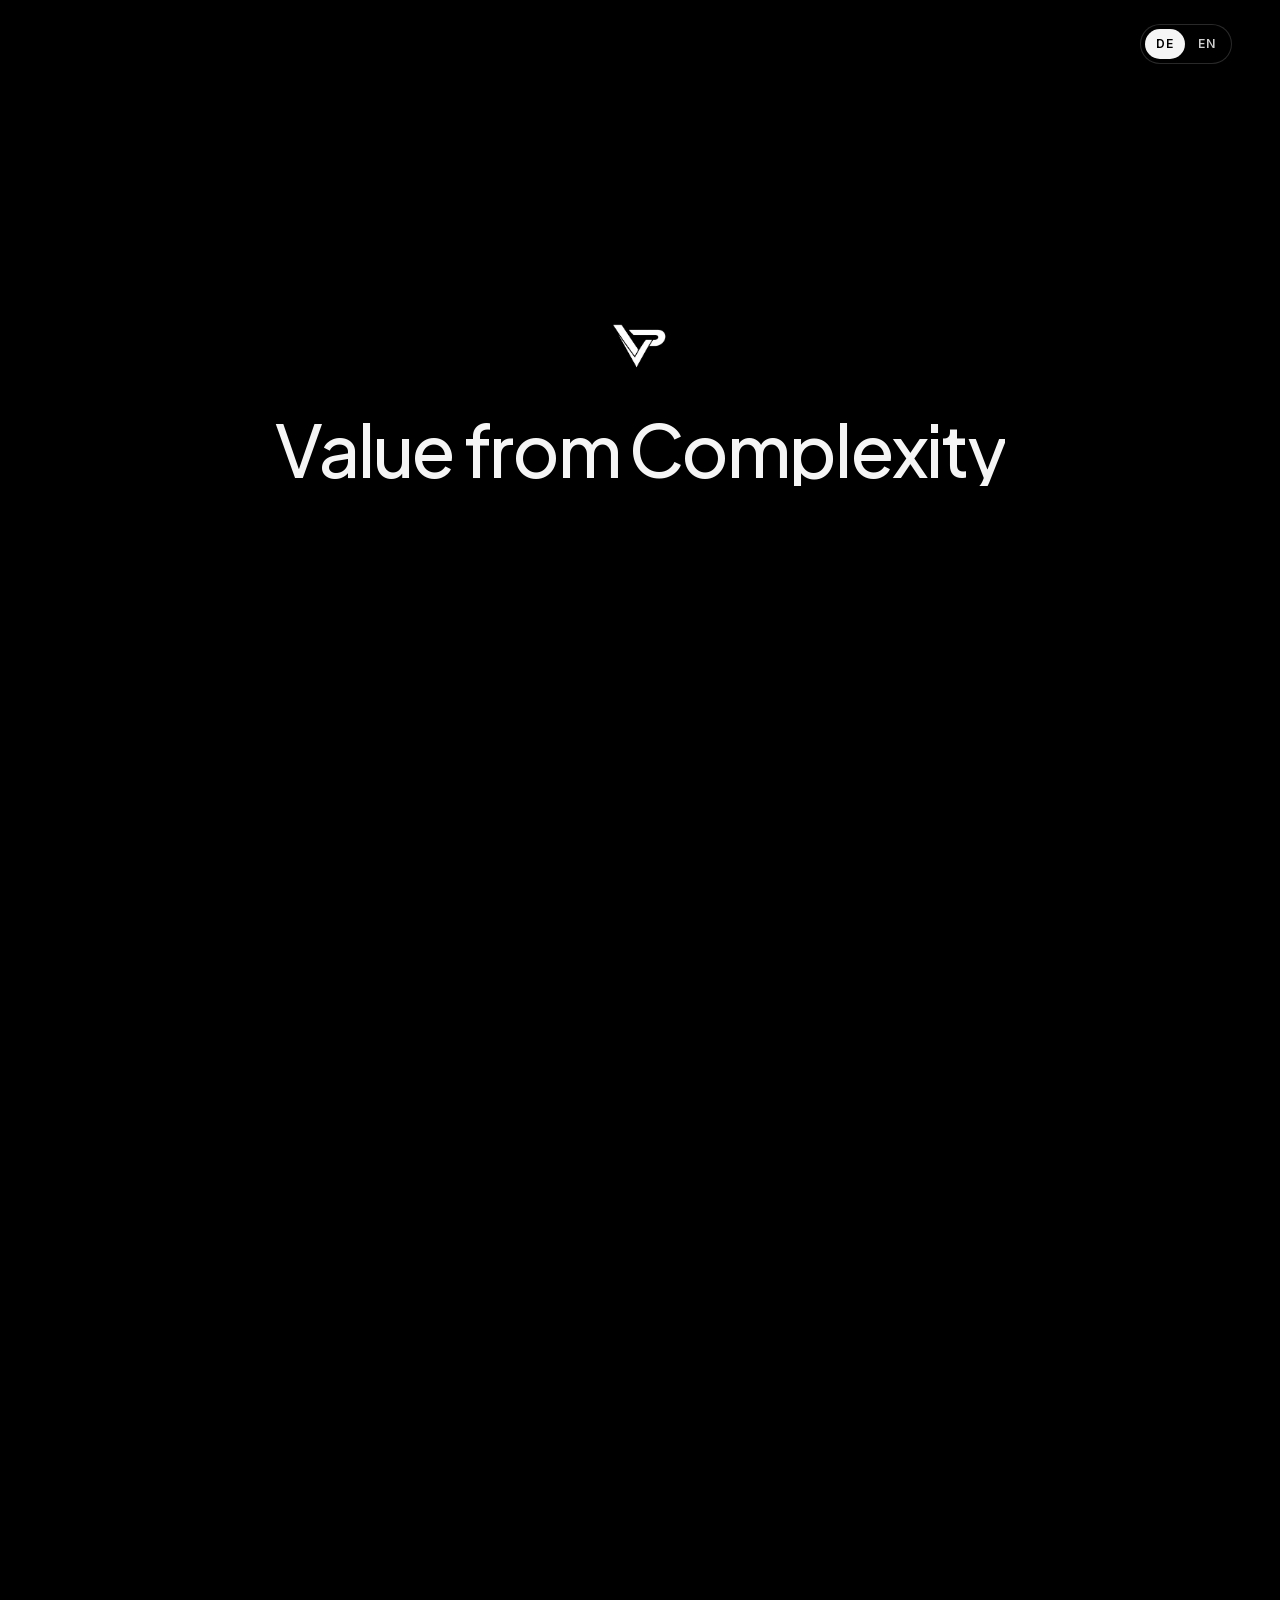
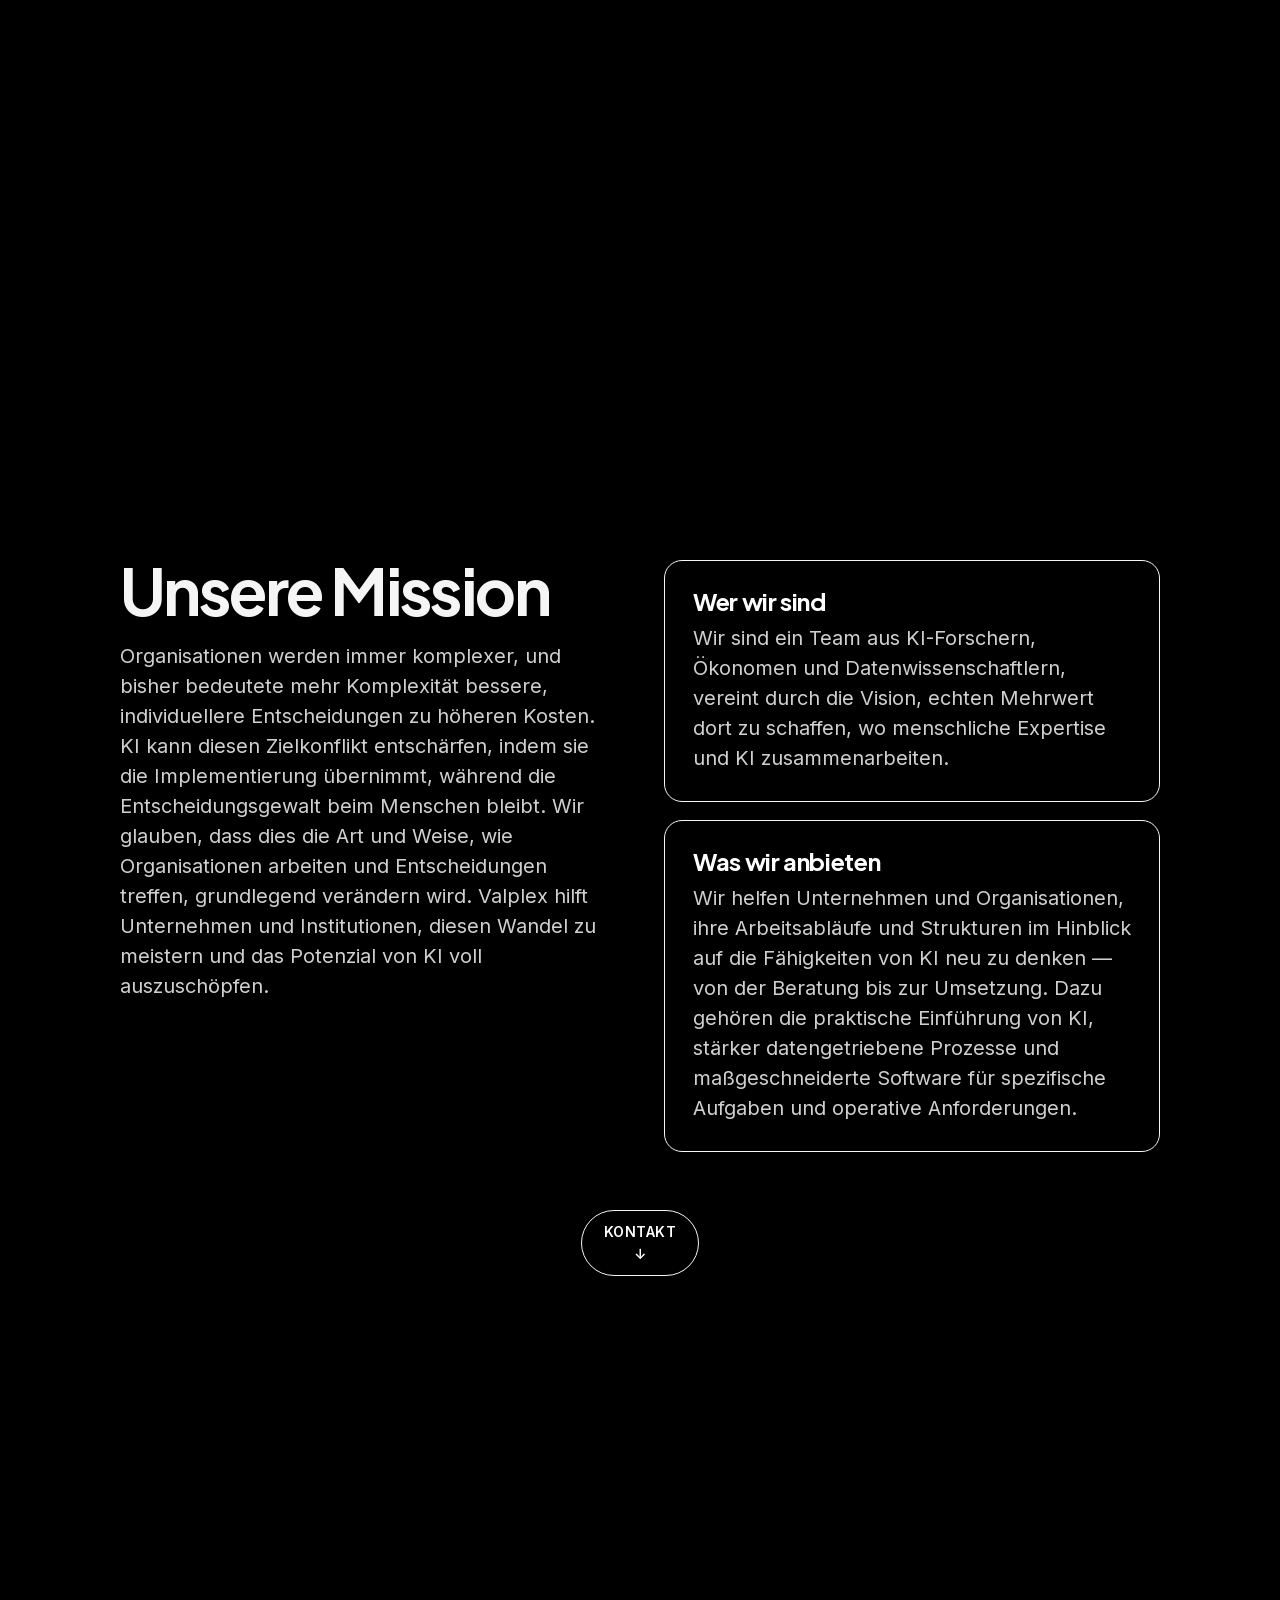
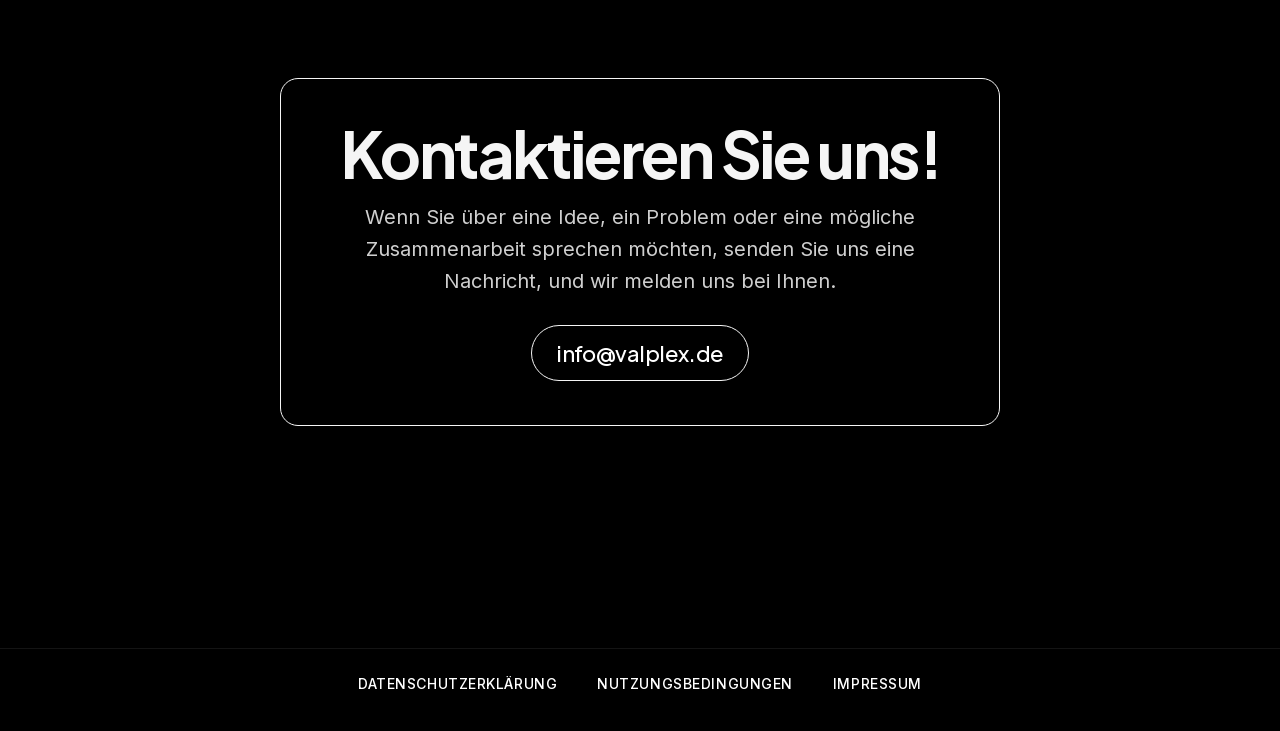
<file: index-de.html>
<!DOCTYPE html>
<html lang="de">
<head>
    <meta charset="UTF-8" />
    <meta http-equiv="refresh" content="0;url=/" />
    <link rel="canonical" href="https://www.valplex.de/" />
    <title>Weiterleitung…</title>
    <script>location.replace('/');</script>
</head>
<body>
    <p><a href="/">Weiter</a></p>
</body>
</html>
</file>
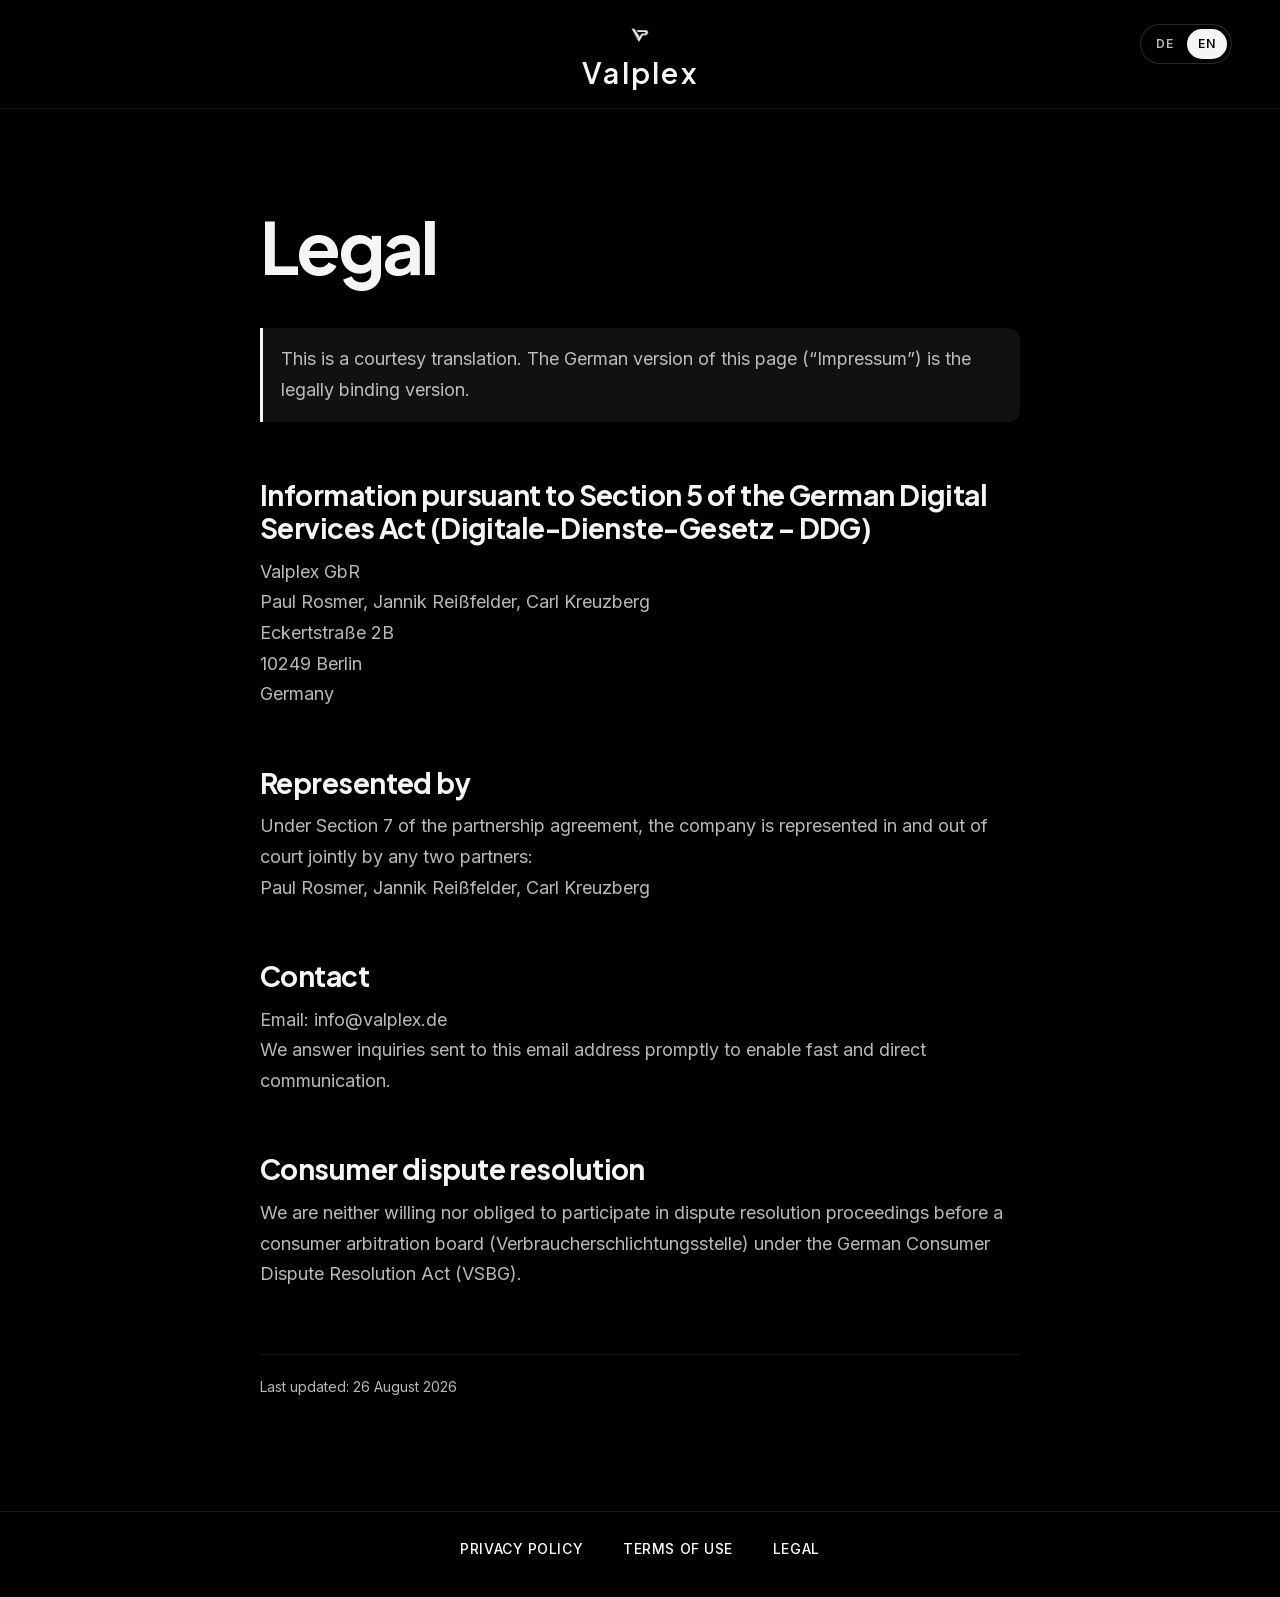
<file: legal.html>
<!DOCTYPE html>
<html lang="en">
<head>
    <meta charset="UTF-8" />
    <meta http-equiv="refresh" content="0;url=/en/legal/" />
    <link rel="canonical" href="https://www.valplex.de/en/legal/" />
    <title>Redirecting…</title>
    <script>location.replace('/en/legal/');</script>
</head>
<body>
    <p><a href="/en/legal/">Continue</a></p>
</body>
</html>
</file>
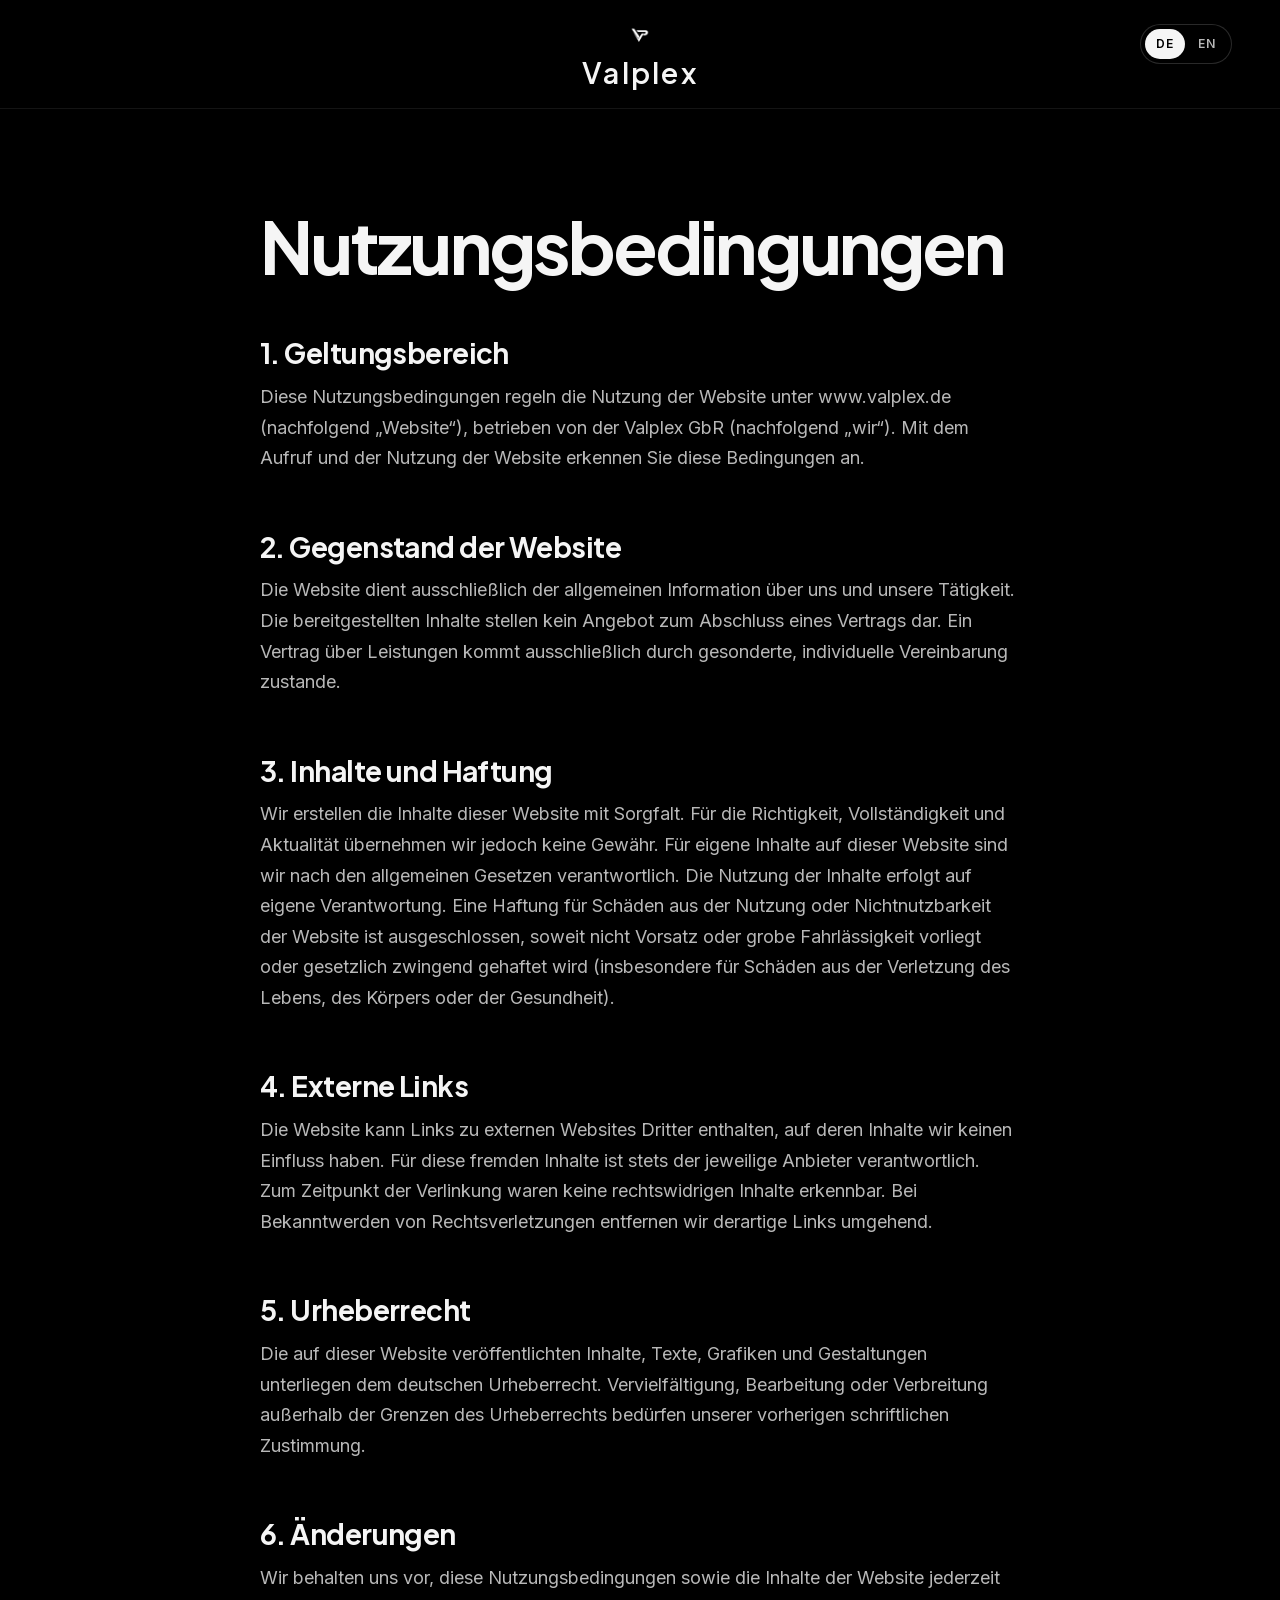
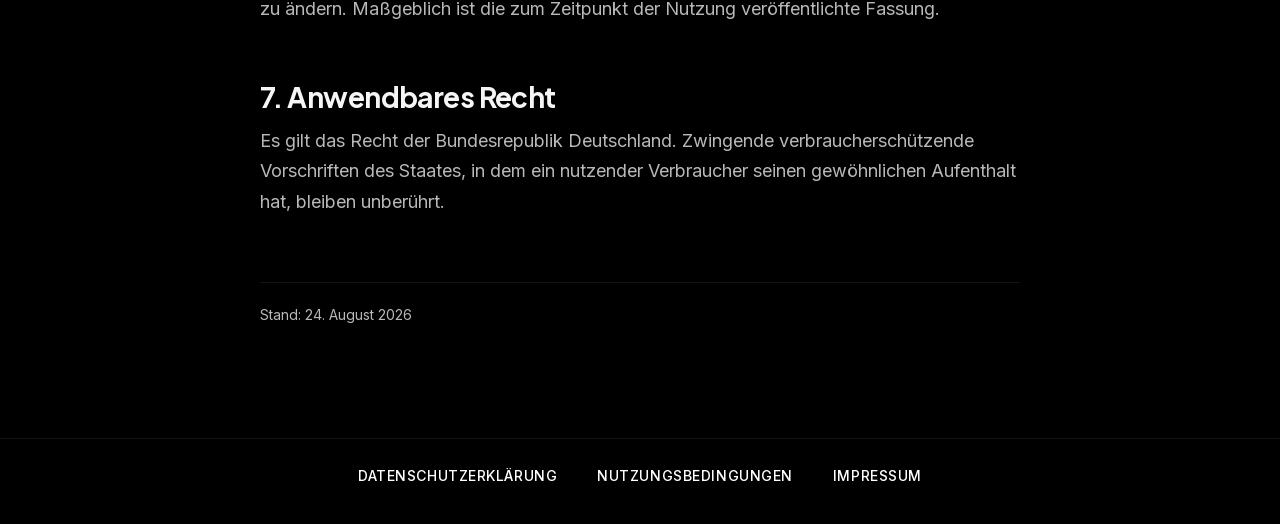
<file: nutzungsbedingungen.html>
<!DOCTYPE html>
<html lang="de">
<head>
    <meta charset="UTF-8" />
    <meta http-equiv="refresh" content="0;url=/nutzungsbedingungen/" />
    <link rel="canonical" href="https://www.valplex.de/nutzungsbedingungen/" />
    <title>Weiterleitung…</title>
    <script>location.replace('/nutzungsbedingungen/');</script>
</head>
<body>
    <p><a href="/nutzungsbedingungen/">Weiter</a></p>
</body>
</html>
</file>
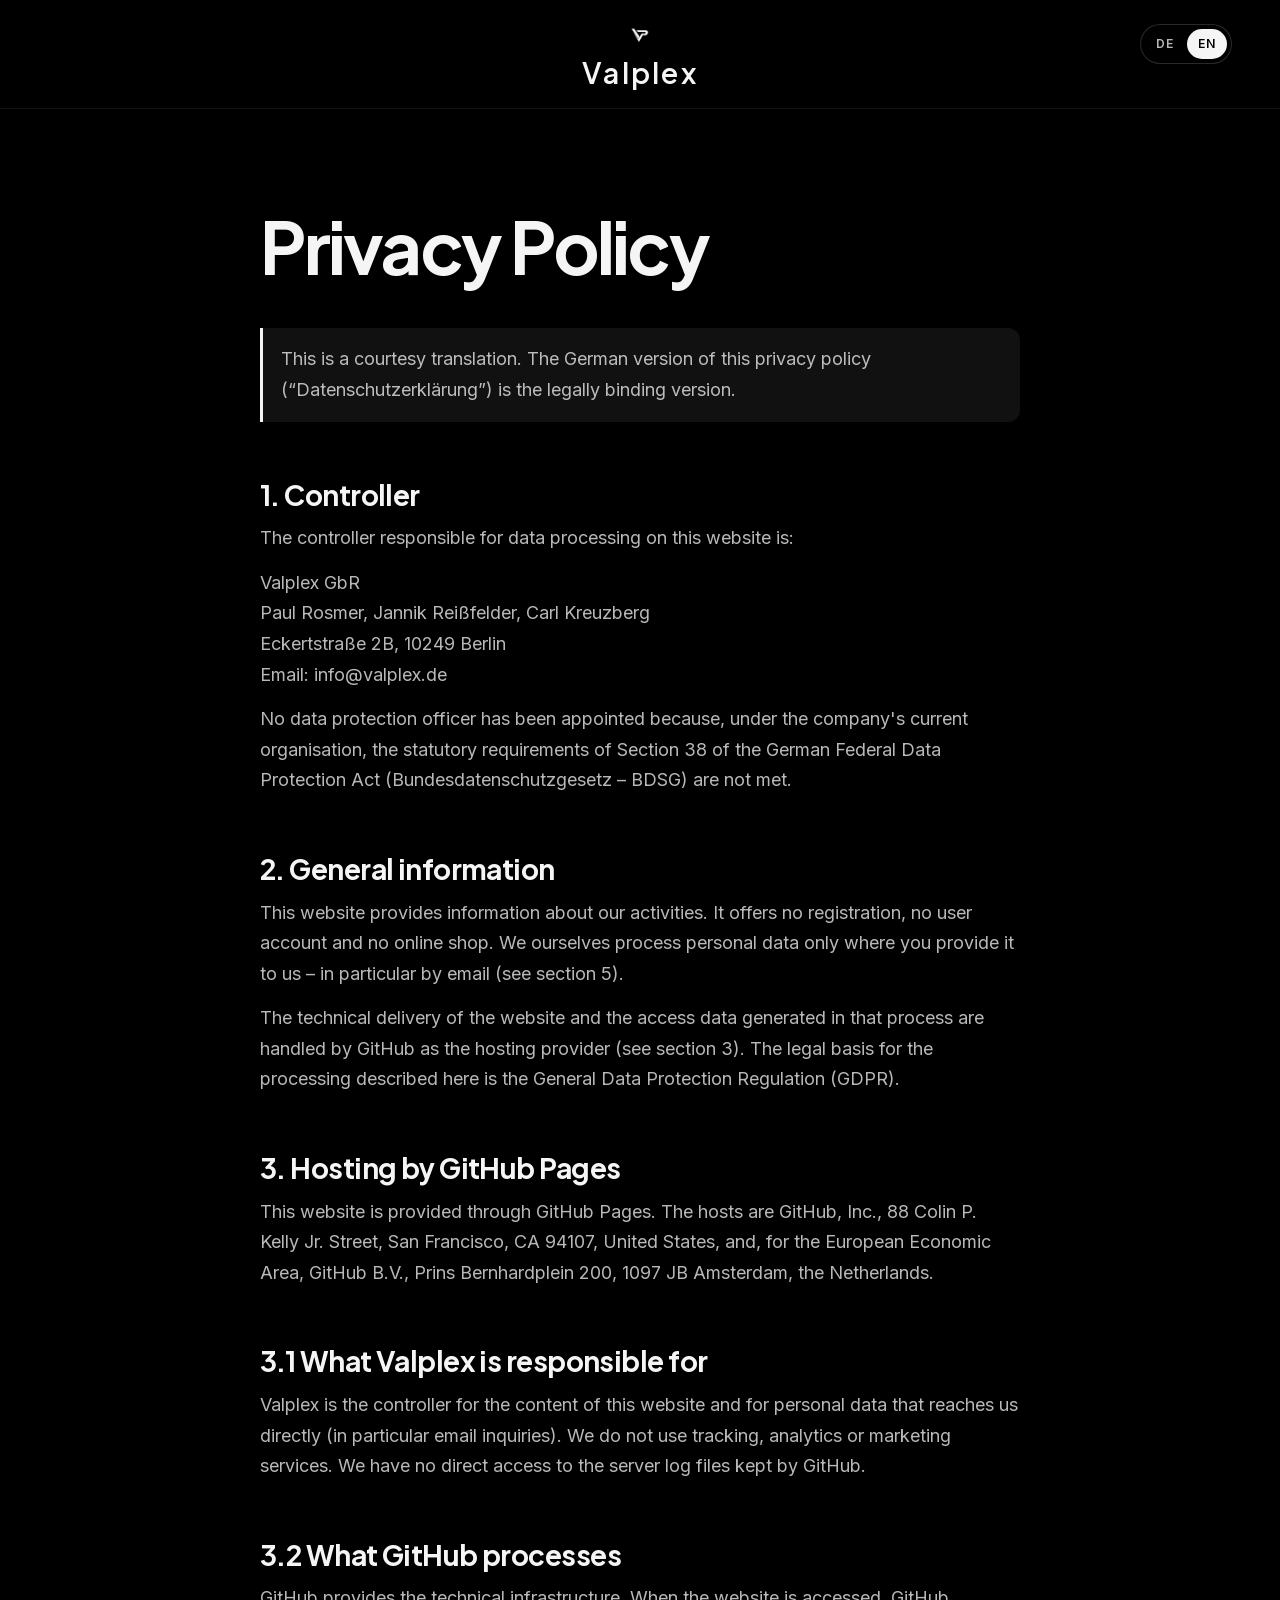
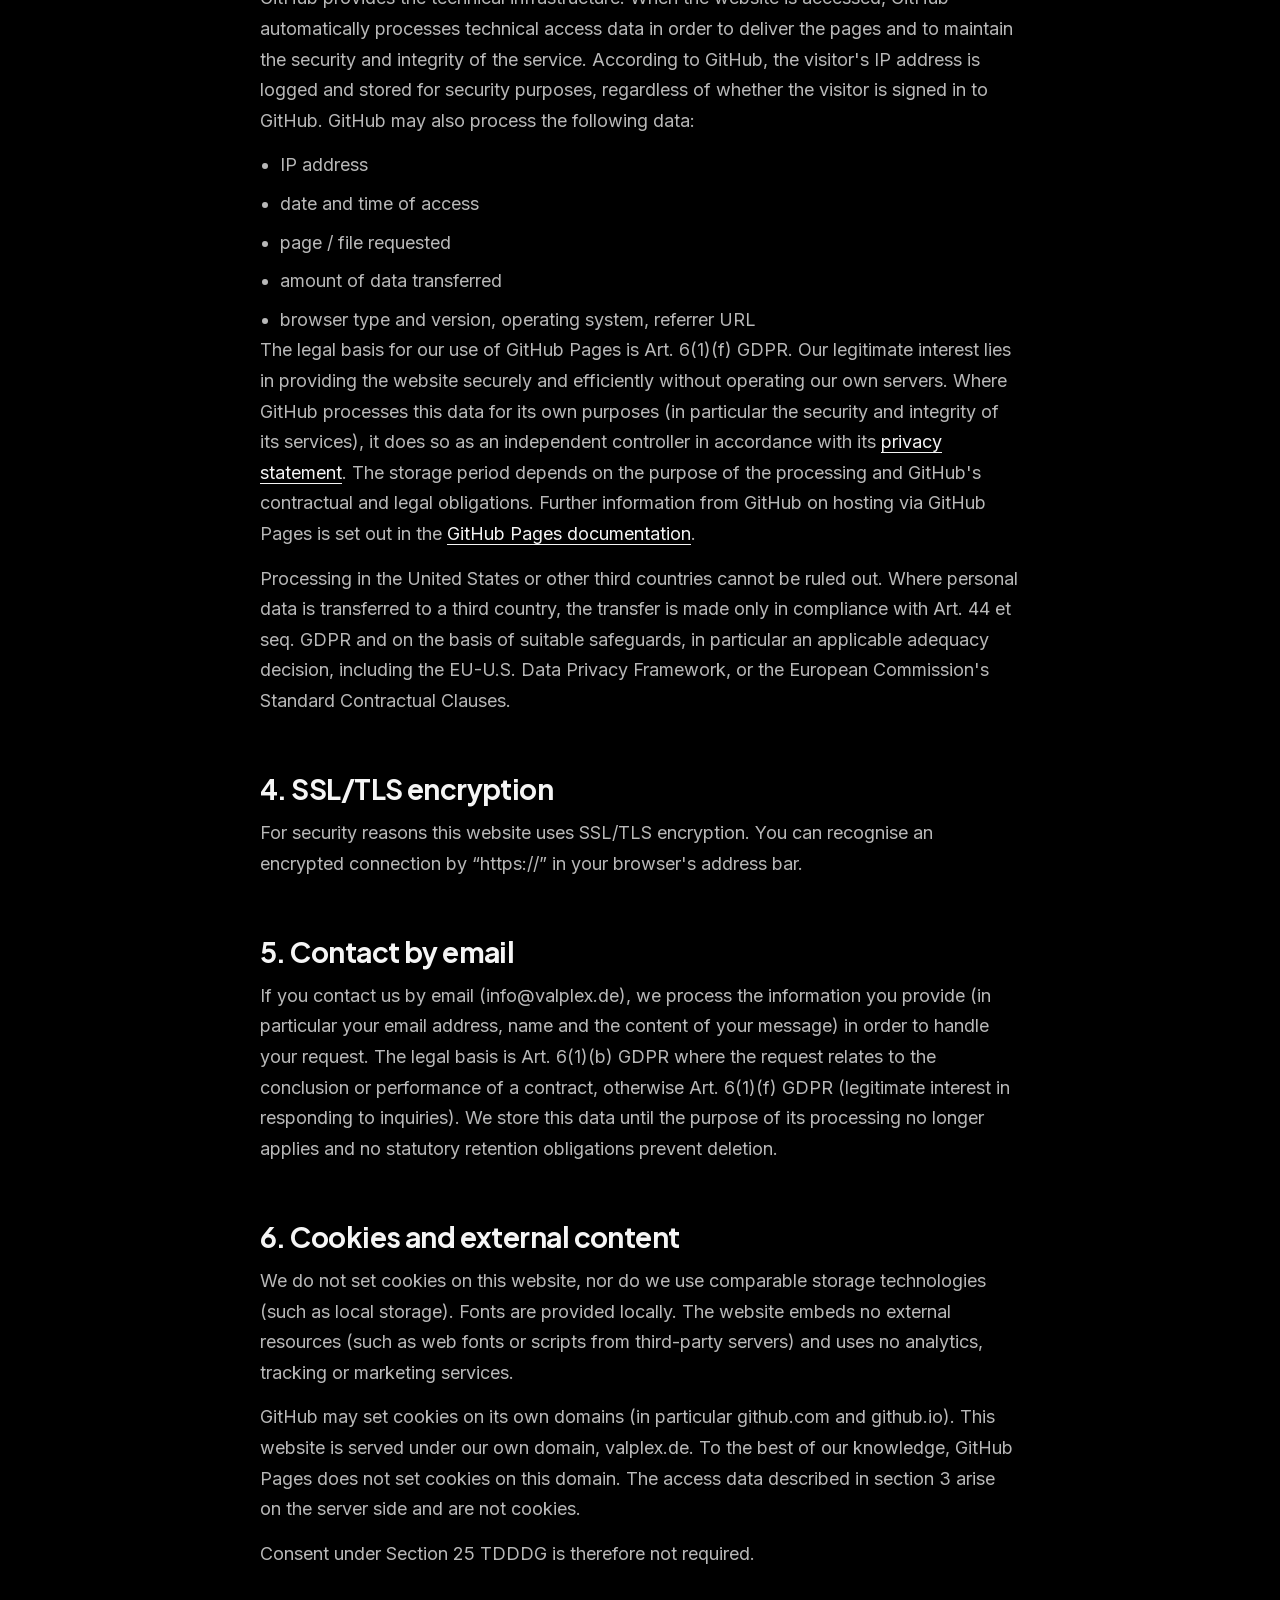
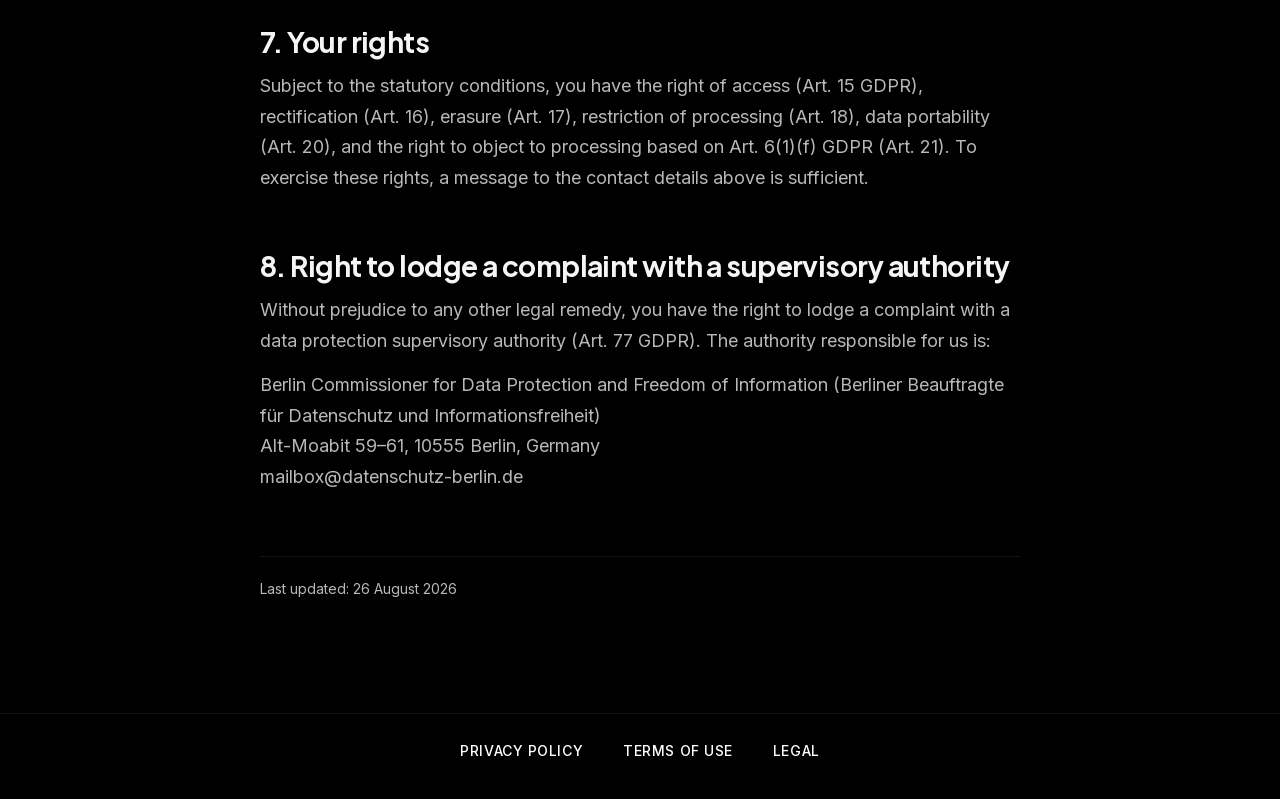
<file: privacy-policy.html>
<!DOCTYPE html>
<html lang="en">
<head>
    <meta charset="UTF-8" />
    <meta http-equiv="refresh" content="0;url=/en/privacy-policy/" />
    <link rel="canonical" href="https://www.valplex.de/en/privacy-policy/" />
    <title>Redirecting…</title>
    <script>location.replace('/en/privacy-policy/');</script>
</head>
<body>
    <p><a href="/en/privacy-policy/">Continue</a></p>
</body>
</html>
</file>
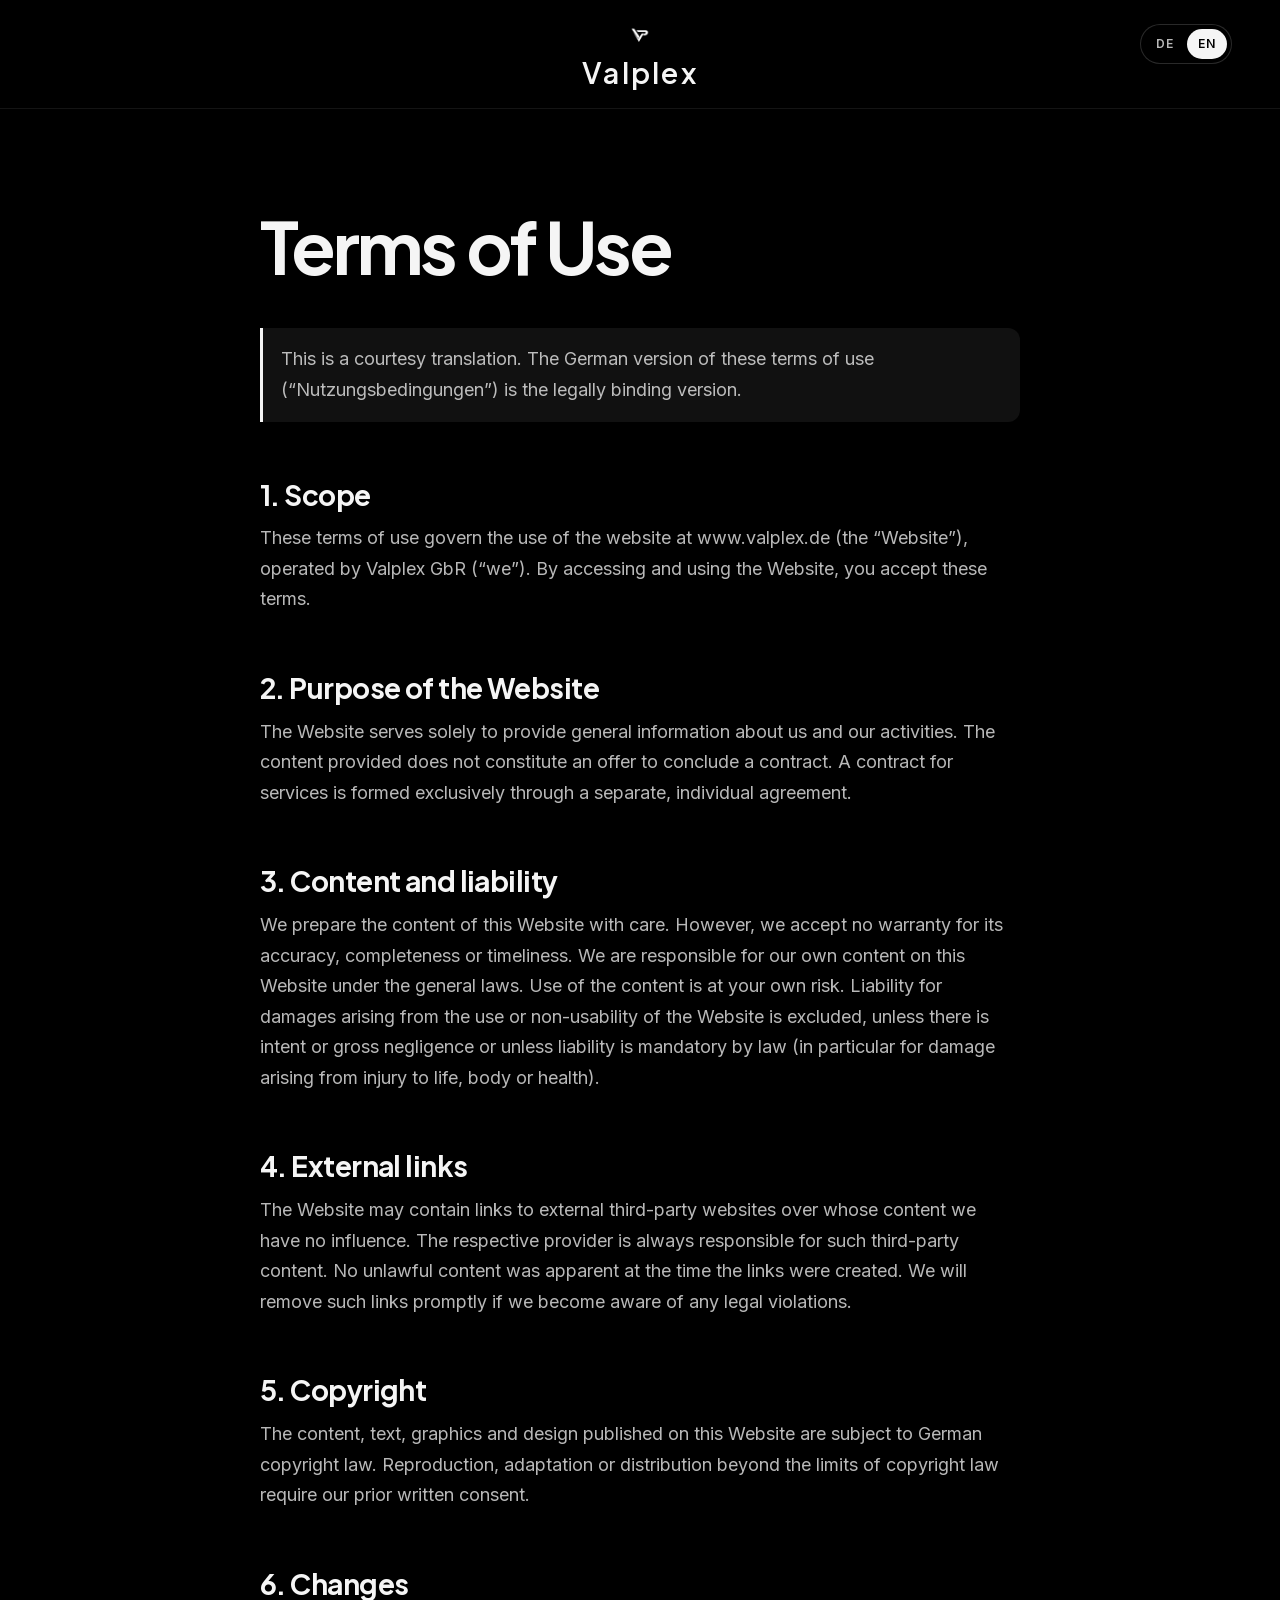
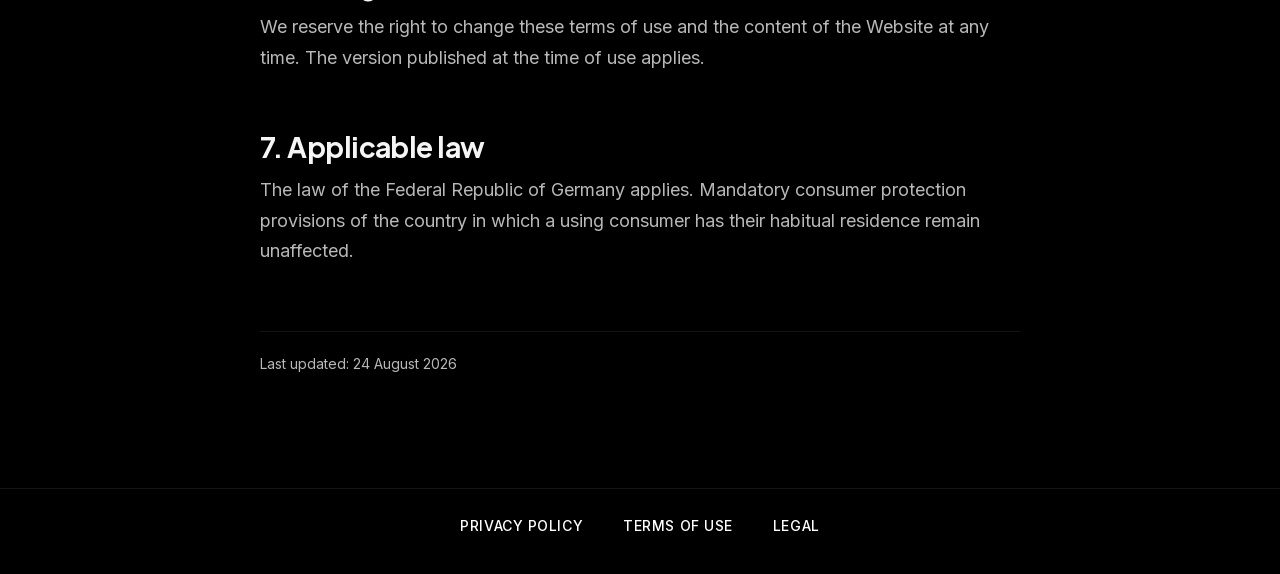
<file: terms-of-use.html>
<!DOCTYPE html>
<html lang="en">
<head>
    <meta charset="UTF-8" />
    <meta http-equiv="refresh" content="0;url=/en/terms-of-use/" />
    <link rel="canonical" href="https://www.valplex.de/en/terms-of-use/" />
    <title>Redirecting…</title>
    <script>location.replace('/en/terms-of-use/');</script>
</head>
<body>
    <p><a href="/en/terms-of-use/">Continue</a></p>
</body>
</html>
</file>
<file: fonts.css>
@font-face {
    font-family: "Inter";
    font-style: normal;
    font-weight: 400 600;
    font-display: swap;
    src: url("[data-uri]") format("woff2");
}
@font-face {
    font-family: "Plus Jakarta Sans";
    font-style: normal;
    font-weight: 500 700;
    font-display: swap;
    src: url("[data-uri]") format("woff2");
}
</file>
<file: homepage.css>
:root {
    --bg: #000000;
    --fg: #f5f5f5;
    --muted: #cfcfcf;
    --panel: #111111;
    --panel-edge: rgba(255, 255, 255, 0.08);
    --font-body: "Inter", "Avenir Next", "Segoe UI", Arial, sans-serif;
    --font-display: "Plus Jakarta Sans", "Inter", "Avenir Next", "Segoe UI", Arial, sans-serif;
    --surface: #000000;
    --surface-border: #f5f5f5;
    --surface-shadow: none;
    --surface-radius: 18px;
    --surface-text: #ffffff;
    --surface-muted: rgba(255, 255, 255, 0.7);
    --viewport-height: 100vh;
    --motion-unit: 1vh;
    --edge-space: clamp(20px, 4vw, 48px);
    --headline-spacing-tighten: 0.06em;
    --logo-offset-start: calc(24 * var(--motion-unit));
    --logo-phase-one-travel: calc(10 * var(--motion-unit));
    --logo-phase-two-travel: calc(12 * var(--motion-unit));
    --headline-move-one: calc(-6.5 * var(--motion-unit));
    --headline-move-two: calc(10 * var(--motion-unit));
    --headline-scale-one: 0.06;
    --headline-scale-two: 0.08;
    --headline-clip-left: 42%;
    --headline-clip-right: 42%;
    --headline-fade-one: 1;
    --headline-fade-two: 0;
    --header-clearance: clamp(188px, 26vh, 248px);
    --collapse-top: clamp(164px, 21vh, 204px);
    --collapse-offset-start: calc(32 * var(--motion-unit));
    --collapse-rise-one: calc(18 * var(--motion-unit));
    --collapse-rise-two: calc(14 * var(--motion-unit));
    --collapse-scale-base: 0.84;
    --collapse-scale-one: 0.1;
    --collapse-scale-two: 0.06;
    --collapse-spacing-base: 0.22em;
    --collapse-spacing-one: 0.08em;
    --collapse-spacing-two: 0.06em;
    --collapse-opacity-one: 0.7;
    --collapse-opacity-two: 0.3;
    --phase-one-end: 0.58;
    --site-header-height: clamp(92px, 12vh, 118px);
}
@supports (height: 100svh) {
    :root {
        --viewport-height: 100svh;
        --motion-unit: 1svh;
    }
}

* {
    box-sizing: border-box;
    margin: 0;
    padding: 0;
}

html {
    scroll-behavior: smooth;
}

body {
    min-height: 100vh;
    font-family: var(--font-body);
    background: var(--bg);
    color: var(--fg);
    line-height: 1;
    overflow-x: hidden;
}

.site-header {
    position: fixed;
    top: 0;
    left: 0;
    width: 100%;
    z-index: 20;
    opacity: 0;
    transform: translateY(-100%);
    pointer-events: none;
    transition: transform 0.24s ease, opacity 0.24s ease;
    background: rgba(0, 0, 0, 0.94);
    backdrop-filter: blur(14px);
    border-bottom: 1px solid rgba(255, 255, 255, 0.08);
}

.site-header.is-visible {
    opacity: 1;
    transform: translateY(0);
    pointer-events: auto;
}

.site-header-inner {
    width: min(1120px, calc(100% - (2 * var(--edge-space))));
    min-height: var(--site-header-height);
    margin: 0 auto;
    display: flex;
    align-items: center;
    justify-content: center;
}

.site-header-brand {
    display: inline-flex;
    flex-direction: column;
    align-items: center;
    justify-content: center;
    gap: clamp(2px, 0.8vw, 8px);
    color: var(--fg);
    text-decoration: none;
    font-family: var(--font-display);
    font-size: clamp(17px, 2.25vw, 30px);
    font-weight: 600;
    letter-spacing: 0.08em;
    line-height: 1;
}

.site-header-logo {
    width: clamp(30px, 4vw, 44px);
    height: auto;
    display: block;
}

.language-switcher {
    position: fixed;
    top: clamp(16px, 2.5vw, 24px);
    right: var(--edge-space);
    z-index: 30;
    display: inline-flex;
    align-items: center;
    gap: 2px;
    padding: 4px;
    border: 1px solid rgba(255, 255, 255, 0.16);
    border-radius: 999px;
    background: rgba(0, 0, 0, 0.88);
    backdrop-filter: blur(14px);
}

.language-option {
    min-width: 40px;
    padding: 9px 11px;
    border-radius: 999px;
    color: var(--muted);
    text-decoration: none;
    text-align: center;
    font-size: 12px;
    font-weight: 600;
    letter-spacing: 0.08em;
    line-height: 1;
    transition: color 0.2s ease, background 0.2s ease;
}

.language-option:hover,
.language-option:focus-visible {
    color: var(--fg);
}

.language-option[aria-current="page"] {
    background: var(--fg);
    color: var(--bg);
}

.scroll-stage {
    background: var(--bg);
}

.hero-stage {
    min-height: calc(var(--viewport-height) * 2.2);
    background: var(--bg);
    --progress: 0;
    --phase-one: 0;
    --phase-two: 0;
}

.hero-stage.is-header-handoff .logo,
.hero-stage.is-header-handoff .hero-wordmark {
    opacity: 0;
}

.hero {
    position: sticky;
    top: 0;
    min-height: var(--viewport-height);
    padding: var(--edge-space);
    overflow: hidden;
    background: linear-gradient(180deg, rgba(0, 0, 0, 0.98) 0%, rgba(0, 0, 0, 0.95) 70%, rgba(0, 0, 0, 0.9) 100%);
    z-index: 1;
    pointer-events: none;
}

.hero-content {
    min-height: calc(var(--viewport-height) - (2 * var(--edge-space)));
    display: flex;
    flex-direction: column;
    justify-content: center;
    align-items: center;
    text-align: center;
    position: relative;
}

.logo {
    width: clamp(96px, 11vw, 140px);
    height: auto;
    display: block;
    position: absolute;
    top: clamp(18px, 4vh, 36px);
    left: 50%;
    transform:
        translate3d(
            -50%,
            calc(var(--logo-offset-start) - (var(--phase-one) * var(--logo-phase-one-travel)) - (var(--phase-two) * var(--logo-phase-two-travel))),
            0
        )
        scale(calc(1 - (var(--phase-two) * 0.12)));
    will-change: transform;
}

.headline-wrap {
    position: absolute;
    inset: 0;
    width: 100%;
    min-height: 100%;
    display: flex;
    align-items: center;
    justify-content: center;
    pointer-events: none;
}

h1 {
    font-size: clamp(36px, 5.6vw, 84px);
    font-weight: 500;
    font-family: var(--font-display);
    position: absolute;
    left: 50%;
    top: 50%;
    width: 100%;
    height: 100%;
    display: flex;
    align-items: center;
    justify-content: center;
    white-space: nowrap;
    transform:
        translate3d(
            -50%,
            calc(-50% + (var(--phase-one) * var(--headline-move-one)) - (var(--phase-two) * var(--headline-move-two))),
            0
        )
        scale(calc(1 - (var(--phase-one) * var(--headline-scale-one)) - (var(--phase-two) * var(--headline-scale-two))));
    transform-origin: center center;
    will-change: transform;
}

.headline-full,
.hero-wordmark {
    position: absolute;
    left: 50%;
    top: 50%;
    display: flex;
    align-items: center;
    justify-content: center;
    white-space: nowrap;
    transform: translate(-50%, -50%);
}

.headline-full {
    color: var(--fg);
    letter-spacing: calc(-0.03em - (var(--phase-one) * var(--headline-spacing-tighten)));
    clip-path: inset(0 calc(var(--phase-one) * var(--headline-clip-right)) 0 calc(var(--phase-one) * var(--headline-clip-left)));
    opacity: calc(1 - (var(--phase-one) * var(--headline-fade-one)) - (var(--phase-two) * var(--headline-fade-two)));
    will-change: opacity, letter-spacing, clip-path;
}

.hero-wordmark {
    color: var(--fg);
    font-size: clamp(18px, 2.5vw, 34px);
    font-weight: 600;
    font-family: var(--font-display);
    position: absolute;
    top: var(--collapse-top);
    transform:
        translate3d(
            -50%,
            calc(-50% + var(--collapse-offset-start) - (var(--phase-one) * var(--collapse-rise-one)) - (var(--phase-two) * var(--collapse-rise-two))),
            0
        )
        scale(calc(var(--collapse-scale-base) + (var(--phase-one) * var(--collapse-scale-one)) + (var(--phase-two) * var(--collapse-scale-two))));
    letter-spacing: calc(var(--collapse-spacing-base) - (var(--phase-one) * var(--collapse-spacing-one)) - (var(--phase-two) * var(--collapse-spacing-two)));
    opacity: calc((var(--phase-one) * var(--collapse-opacity-one)) + (var(--phase-two) * var(--collapse-opacity-two)));
    will-change: transform, opacity, letter-spacing;
}

.second-page {
    min-height: var(--viewport-height);
    display: flex;
    align-items: flex-start;
    justify-content: center;
    padding: calc(var(--site-header-height) + clamp(32px, 6vw, 72px)) clamp(32px, 6vw, 72px) clamp(32px, 6vw, 72px);
    position: relative;
    z-index: 2;
}

.second-page-content {
    width: min(1040px, 100%);
    display: grid;
    gap: clamp(24px, 4vw, 48px);
    grid-template-columns: repeat(2, minmax(0, 1fr));
    align-items: start;
}

.second-page-intro h2 {
    font-size: clamp(32px, 5vw, 64px);
    line-height: 0.95;
    letter-spacing: -0.04em;
    margin-bottom: 20px;
    font-family: var(--font-display);
}

.second-page-intro p,
.second-page-card p {
    color: var(--muted);
    line-height: 1.5;
    font-size: clamp(16px, 1.6vw, 20px);
}

.second-page-grid {
    display: grid;
    gap: 18px;
}

.section-jump {
    grid-column: 1 / -1;
    justify-self: center;
    align-self: center;
    display: inline-flex;
    flex-direction: column;
    align-items: center;
    justify-content: center;
    gap: 8px;
    width: fit-content;
    margin: 10px auto 0;
    padding: 14px 22px;
    border-radius: 999px;
    border: 1px solid var(--fg);
    background: var(--bg);
    color: #ffffff;
    text-decoration: none;
    font-size: 14px;
    font-weight: 600;
    letter-spacing: 0.04em;
    text-transform: uppercase;
    transition: transform 0.2s ease, border-color 0.2s ease, background 0.2s ease;
    cursor: pointer;
    text-align: center;
}

.section-jump:hover {
    transform: translateY(-2px);
    border-color: var(--fg);
    background: var(--bg);
}

.third-page {
    min-height: var(--viewport-height);
    display: flex;
    align-items: center;
    justify-content: center;
    padding: calc(var(--site-header-height) + clamp(32px, 6vw, 72px)) clamp(32px, 6vw, 72px) clamp(32px, 6vw, 72px);
    scroll-margin-top: calc(var(--site-header-height) + 24px);
    position: relative;
    z-index: 2;
}

.third-page-card {
    width: min(720px, 100%);
    padding: clamp(28px, 4vw, 44px);
    background: var(--surface);
    border: 1px solid var(--surface-border);
    border-radius: var(--surface-radius);
    box-shadow: var(--surface-shadow);
    text-align: center;
}

.third-page-card h2 {
    font-size: clamp(34px, 5vw, 64px);
    line-height: 0.95;
    letter-spacing: -0.04em;
    margin-bottom: 18px;
    font-family: var(--font-display);
}

.third-page-card p {
    color: var(--muted);
    line-height: 1.6;
    font-size: clamp(16px, 1.6vw, 20px);
    max-width: 560px;
    margin: 0 auto 28px;
}

.contact-link {
    display: inline-flex;
    align-items: center;
    justify-content: center;
    padding: 16px 24px;
    border-radius: 999px;
    border: 1px solid var(--fg);
    color: var(--surface-text);
    text-decoration: none;
    font-family: var(--font-display);
    font-size: clamp(16px, 2vw, 22px);
    letter-spacing: -0.02em;
    transition: transform 0.2s ease, border-color 0.2s ease, background 0.2s ease;
    cursor: pointer;
    background: var(--bg);
}

.contact-link:hover {
    transform: translateY(-2px);
    border-color: var(--fg);
    background: var(--bg);
}

.second-page-card {
    padding: clamp(20px, 3vw, 28px);
    background: var(--surface);
    border: 1px solid var(--surface-border);
    border-radius: var(--surface-radius);
    box-shadow: var(--surface-shadow);
}

.second-page-card h3 {
    font-size: clamp(18px, 2vw, 24px);
    margin-bottom: 10px;
    font-family: var(--font-display);
    color: var(--surface-text);
}

.second-page-card p {
    color: var(--muted);
}

.second-page-card h3 {
    letter-spacing: -0.015em;
}

.site-footer {
    border-top: 1px solid rgba(255, 255, 255, 0.08);
    padding: 28px var(--edge-space) 40px;
    background: #000000;
}

.footer-nav {
    width: min(1120px, 100%);
    margin: 0 auto;
    display: flex;
    align-items: center;
    justify-content: center;
    gap: clamp(18px, 4vw, 40px);
    flex-wrap: wrap;
}

.footer-link {
    color: #ffffff;
    text-decoration: none;
    font-size: 14px;
    font-weight: 500;
    letter-spacing: 0.04em;
    text-transform: uppercase;
}

.footer-link:hover {
    text-decoration: underline;
    text-underline-offset: 4px;
}

@media (max-width: 780px) {
    :root {
        --headline-spacing-tighten: 0.035em;
        --headline-move-one: calc(-18 * var(--motion-unit));
        --headline-move-two: calc(7 * var(--motion-unit));
        --headline-scale-one: 0.04;
        --headline-scale-two: 0.05;
        --headline-clip-left: 36%;
        --headline-clip-right: 36%;
        --header-clearance: clamp(156px, 24vh, 204px);
        --collapse-top: clamp(136px, 19vh, 170px);
        --collapse-offset-start: calc(24 * var(--motion-unit));
        --collapse-rise-one: calc(13 * var(--motion-unit));
        --collapse-rise-two: calc(11 * var(--motion-unit));
        --collapse-scale-base: 0.9;
        --collapse-scale-one: 0.05;
        --collapse-scale-two: 0.03;
        --collapse-spacing-base: 0.16em;
        --collapse-spacing-one: 0.05em;
        --collapse-spacing-two: 0.04em;
        --logo-offset-start: calc(18 * var(--motion-unit));
        --logo-phase-one-travel: calc(7 * var(--motion-unit));
        --logo-phase-two-travel: calc(9 * var(--motion-unit));
    }

    .logo {
        width: clamp(84px, 24vw, 120px);
    }

    h1 {
        font-size: clamp(28px, 8.8vw, 52px);
    }

    .headline-collapse {
        font-size: clamp(16px, 4.6vw, 24px);
    }

    .headline-full {
        clip-path: none;
        letter-spacing: -0.03em;
        will-change: opacity;
    }

    .hero-wordmark {
        letter-spacing: var(--collapse-spacing-base);
        will-change: transform, opacity;
    }

    .second-page-content {
        grid-template-columns: 1fr;
    }

    .section-jump,
    .contact-link {
        width: 100%;
    }

    .footer-nav {
        justify-content: flex-start;
    }
}

@media (prefers-reduced-motion: reduce) {
    html {
        scroll-behavior: auto;
    }

    .logo,
    h1,
    .headline-full,
    .hero-wordmark,
    .section-jump,
    .contact-link,
    .language-option {
        transition: none;
    }
}
</file>
<file: legal-pages.css>
:root {
    --bg: #000000;
    --fg: #f5f5f5;
    --muted: rgba(255, 255, 255, 0.72);
    --panel: #111111;
    --panel-edge: rgba(255, 255, 255, 0.08);
    --font-body: "Inter", "Avenir Next", "Segoe UI", Arial, sans-serif;
    --font-display: "Plus Jakarta Sans", "Inter", "Avenir Next", "Segoe UI", Arial, sans-serif;
    --edge-space: clamp(20px, 4vw, 48px);
    --site-header-height: clamp(92px, 12vh, 118px);
}

* {
    box-sizing: border-box;
    margin: 0;
    padding: 0;
}

html {
    scroll-behavior: smooth;
}

body {
    min-height: 100vh;
    font-family: var(--font-body);
    background: var(--bg);
    color: var(--fg);
    display: flex;
    flex-direction: column;
    overflow-x: hidden;
}

.site-header {
    position: fixed;
    top: 0;
    left: 0;
    width: 100%;
    z-index: 20;
    background: rgba(0, 0, 0, 0.94);
    backdrop-filter: blur(14px);
    border-bottom: 1px solid var(--panel-edge);
}

.site-header-inner {
    width: min(1120px, calc(100% - (2 * var(--edge-space))));
    min-height: var(--site-header-height);
    margin: 0 auto;
    display: flex;
    align-items: center;
    justify-content: center;
}

.site-header-brand {
    display: inline-flex;
    flex-direction: column;
    align-items: center;
    justify-content: center;
    gap: clamp(2px, 0.8vw, 8px);
    color: var(--fg);
    text-decoration: none;
    font-family: var(--font-display);
    font-size: clamp(17px, 2.25vw, 30px);
    font-weight: 600;
    letter-spacing: 0.08em;
    line-height: 1;
}

.site-header-logo {
    width: clamp(30px, 4vw, 44px);
    height: auto;
    display: block;
}

.language-switcher {
    position: fixed;
    top: clamp(16px, 2.5vw, 24px);
    right: var(--edge-space);
    z-index: 30;
    display: inline-flex;
    align-items: center;
    gap: 2px;
    padding: 4px;
    border: 1px solid rgba(255, 255, 255, 0.16);
    border-radius: 999px;
    background: rgba(0, 0, 0, 0.88);
    backdrop-filter: blur(14px);
}

.language-option {
    min-width: 40px;
    padding: 9px 11px;
    border-radius: 999px;
    color: var(--muted);
    text-decoration: none;
    text-align: center;
    font-size: 12px;
    font-weight: 600;
    letter-spacing: 0.08em;
    line-height: 1;
    transition: color 0.2s ease, background 0.2s ease;
}

.language-option:hover,
.language-option:focus-visible {
    color: var(--fg);
}

.language-option[aria-current="page"] {
    background: var(--fg);
    color: var(--bg);
}

.page {
    flex: 1;
    width: min(760px, calc(100% - (2 * var(--edge-space))));
    margin: 0 auto;
    padding: calc(var(--site-header-height) + clamp(48px, 9vw, 104px)) 0 clamp(64px, 9vw, 112px);
}

.legal-copy h1 {
    font-family: var(--font-display);
    font-size: clamp(38px, 6vw, 72px);
    letter-spacing: -0.04em;
    line-height: 0.95;
    margin-bottom: clamp(28px, 5vw, 48px);
}

.legal-copy h2 {
    font-family: var(--font-display);
    font-size: clamp(20px, 2.4vw, 28px);
    line-height: 1.2;
    letter-spacing: -0.02em;
    margin-top: clamp(36px, 6vw, 56px);
    margin-bottom: 12px;
}

.legal-copy p,
.legal-copy li {
    color: var(--muted);
    font-size: clamp(16px, 1.7vw, 18px);
    line-height: 1.7;
}

.legal-copy p + p {
    margin-top: 14px;
}

.legal-copy ul {
    margin: 14px 0 0 1.25em;
}

.legal-copy li + li {
    margin-top: 8px;
}

.legal-copy a {
    color: var(--fg);
    text-underline-offset: 4px;
}

.legal-copy a:hover {
    text-decoration-thickness: 2px;
}

.note {
    padding: 16px 18px;
    border-left: 3px solid var(--fg);
    background: var(--panel);
    border-radius: 0 12px 12px 0;
}

.fill {
    color: var(--fg);
    background: rgba(255, 193, 7, 0.14);
    border-radius: 3px;
    padding: 0 0.2rem;
}

.block-fill {
    display: block;
    margin-top: 18px;
    padding: 12px 14px;
    border: 1px solid rgba(255, 193, 7, 0.35);
    border-radius: 10px;
}

.legal-meta {
    margin-top: clamp(44px, 7vw, 64px);
    padding-top: 20px;
    border-top: 1px solid var(--panel-edge);
}

.legal-meta p {
    font-size: 14px;
}

.site-footer {
    border-top: 1px solid var(--panel-edge);
    padding: 28px var(--edge-space) 40px;
    background: var(--bg);
}

.footer-nav {
    width: min(1120px, 100%);
    margin: 0 auto;
    display: flex;
    align-items: center;
    justify-content: center;
    gap: clamp(18px, 4vw, 40px);
    flex-wrap: wrap;
}

.footer-link {
    color: #ffffff;
    text-decoration: none;
    font-size: 14px;
    font-weight: 500;
    letter-spacing: 0.04em;
    text-transform: uppercase;
}

.footer-link:hover {
    text-decoration: underline;
    text-underline-offset: 4px;
}

@media (max-width: 780px) {
    .footer-nav {
        justify-content: flex-start;
    }
}

@media (prefers-reduced-motion: reduce) {
    html {
        scroll-behavior: auto;
    }

    .language-option {
        transition: none;
    }
}
</file>
